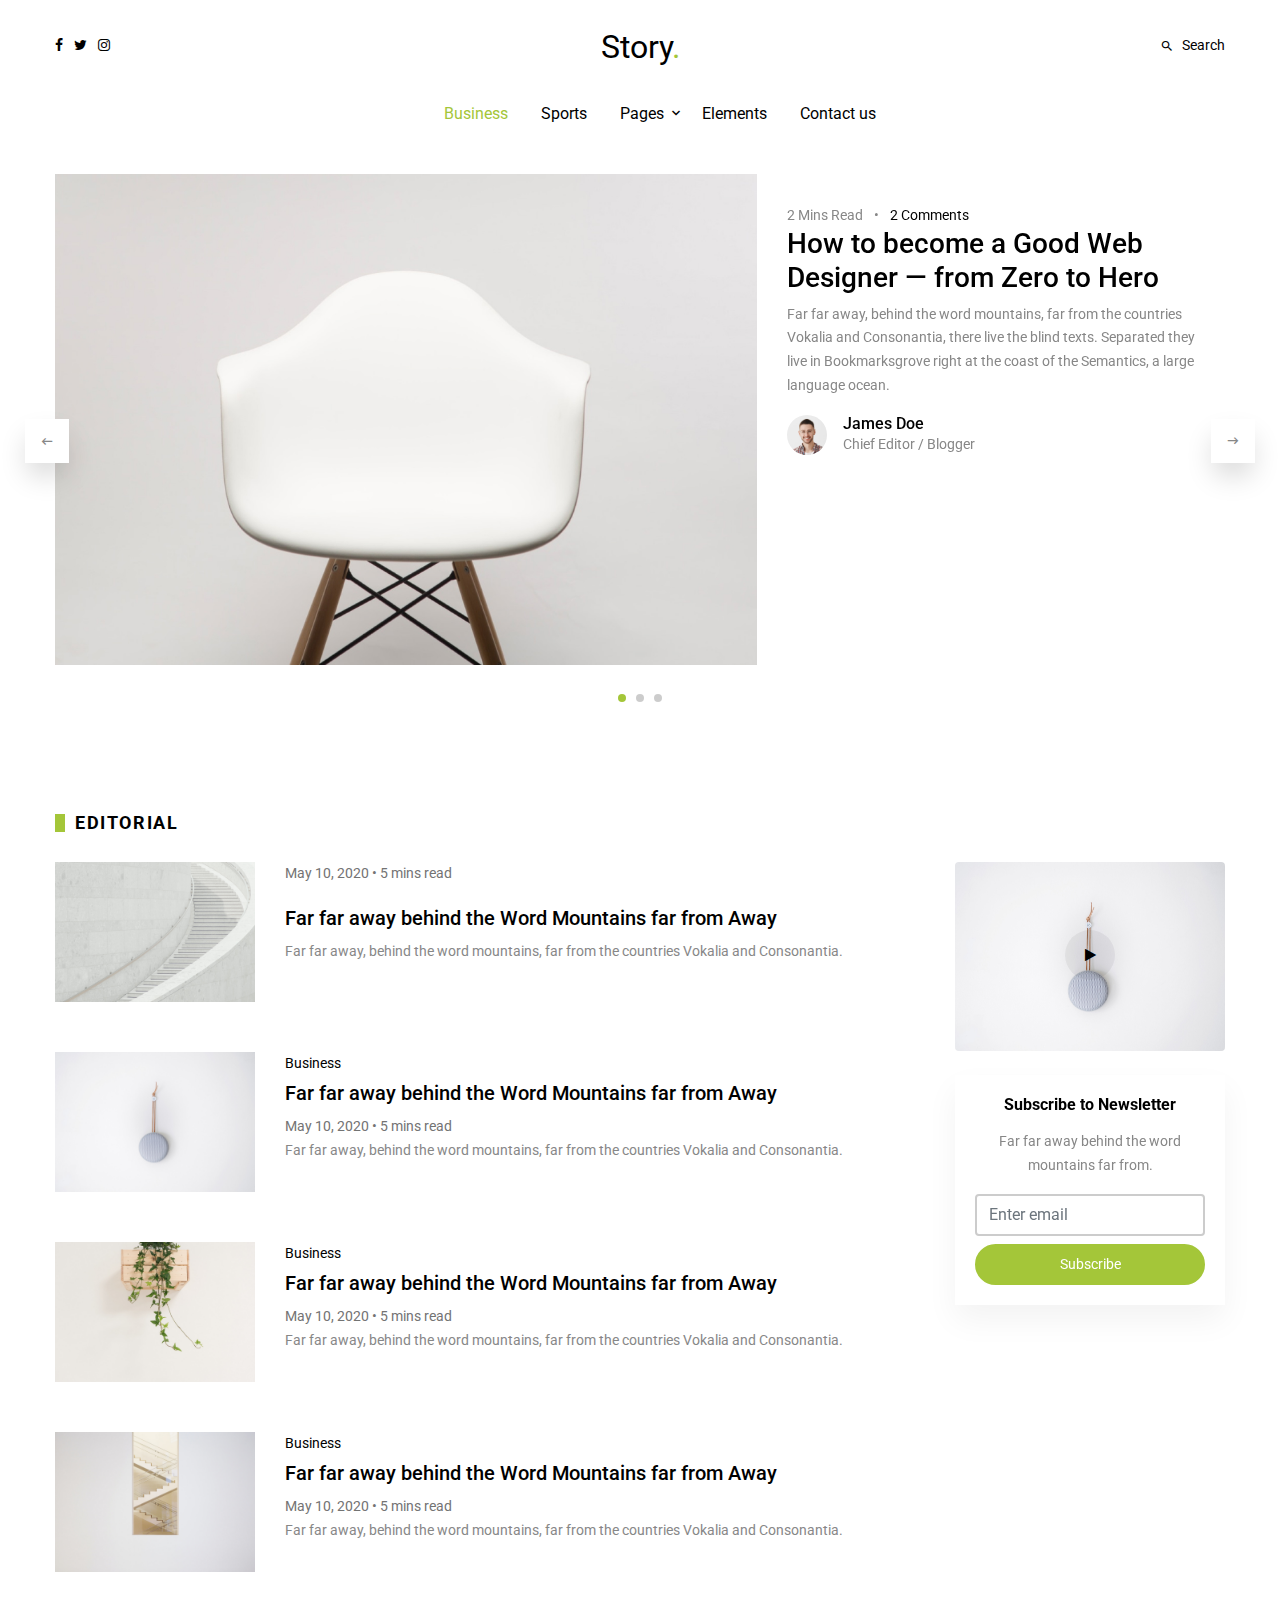
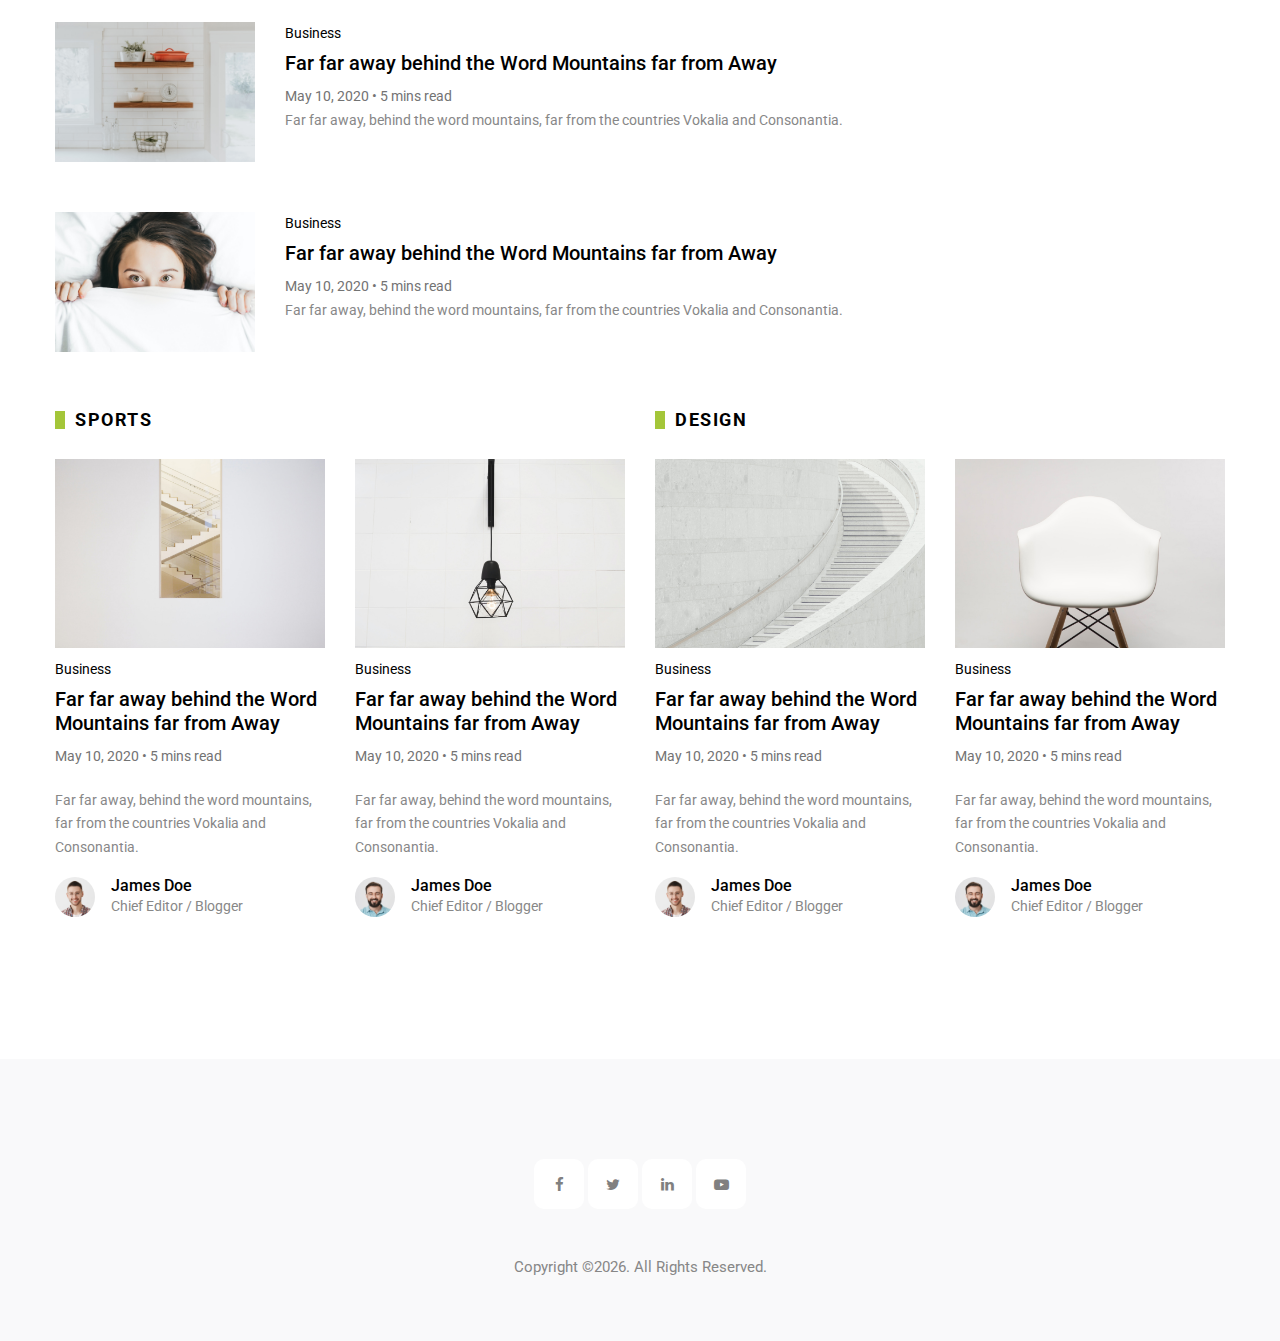
<file: index.html>
<!doctype html>
<html lang="en">
<head>
  <meta charset="utf-8">
  <meta name="viewport" content="width=device-width, initial-scale=1, shrink-to-fit=no">
  <meta name="author" content="Untree.co">
  <link rel="shortcut icon" href="favicon.png">

  <meta name="description" content="" />
  <meta name="keywords" content="bootstrap, bootstrap4" />


  <link href="https://fonts.googleapis.com/css?family=Roboto:400,700,900&display=swap" rel="stylesheet">
  
  <link rel="stylesheet" href="css/bootstrap.min.css">
  <link rel="stylesheet" href="css/owl.carousel.min.css">
  <link rel="stylesheet" href="css/owl.theme.default.min.css">
  <link rel="stylesheet" href="fonts/icomoon/style.css">
  <link rel="stylesheet" href="fonts/flaticon/font/flaticon.css">
  <link rel="stylesheet" href="css/jquery.fancybox.min.css">
  <link rel="stylesheet" href="css/aos.css">
  <link rel="stylesheet" href="css/style.css">

  <title>Story Free HTML Template by Untree.co</title>
</head>
<body>


  <div class="site-mobile-menu site-navbar-target">
    <div class="site-mobile-menu-header">
      <div class="site-mobile-menu-close">
        <span class="icofont-close js-menu-toggle"></span>
      </div>
    </div>
    <div class="site-mobile-menu-body"></div>
  </div>

  
  <div class="site-mobile-menu site-navbar-target">
      <div class="site-mobile-menu-header">
        <div class="site-mobile-menu-close">
          <span class="icofont-close js-menu-toggle"></span>
        </div>
      </div>
      <div class="site-mobile-menu-body"></div>
    </div>
    
    <div class="container">


      <nav class="site-nav">
        <div class="row justify-content-between align-items-center">
          <div class="d-none d-lg-block col-lg-3 top-menu">
            <a href="#" class="d-inline-flex align-items-center"><span class="icon-facebook mr-2"></span></a>
            <a href="#" class="d-inline-flex align-items-center"><span class="icon-twitter mr-2"></span></a>
            <a href="#" class="d-inline-flex align-items-center"><span class="icon-instagram mr-2"></span></a>
          </div>
          <div class="col-3 col-md-6 col-lg-6 text-lg-center logo">
            <a href="index.html">Story<span class="text-primary">.</span> </a>
          </div>
          <div class="col-9 col-md-6 col-lg-3 text-right top-menu">

            <div class="d-inline-flex align-items-center">
              <div class="search-wrap">
              <a href="#" class="d-inline-flex align-items-center js-search-toggle"><span class="icon-search2 mr-2"></span><span>Search</span></a>

              <form action="#" class="d-flex">
                <input type="search" id="s" class="form-control" placeholder="Enter keyword and hit enter...">                  
              </form>

              </div>

              <span class="mx-2 d-inline-block d-lg-none"></span>
              
              <a href="#" class="d-inline-flex align-items-center d-inline-block d-lg-none"><span class="icon-facebook mr-2"></span></a>
              <a href="#" class="d-inline-flex align-items-center d-inline-block d-lg-none"><span class="icon-twitter mr-2"></span></a>
              <a href="#" class="d-inline-flex align-items-center d-inline-block d-lg-none"><span class="icon-instagram mr-2"></span></a>


              <a href="#" class="burger ml-3 site-menu-toggle js-menu-toggle d-inline-block d-lg-none" data-toggle="collapse" data-target="#main-navbar">
                <span></span>
              </a>

              
            </div>
            
            

          </div>
        </div>
        <div class="d-none d-lg-block row align-items-center py-3">
          
          
          <div class="col-12 col-sm-12 col-lg-12 site-navigation text-center">
            <ul class="js-clone-nav d-none d-lg-inline-block text-left site-menu">
              <li class="active"><a href="index.html">Business</a></li>
              <li><a href="index.html">Sports</a></li>
              <li class="has-children">
                <a href="#">Pages</a>
                <ul class="dropdown">
                  <li><a href="portfolio.html">Portfolio</a></li>
                  <li><a href="single.html">Single</a></li>
                  <li><a href="about.html">About Us</a></li>
                  <li><a href="contact.html">Contact Us</a></li>
                  <li><a href="#">Categories</a></li>
                  <li class="has-children">
                    <a href="#">Menu Two</a>
                    <ul class="dropdown">
                      <li><a href="#">Sub Menu One</a></li>
                      <li><a href="#">Sub Menu Two</a></li>
                      <li><a href="#">Sub Menu Three</a></li>
                    </ul>
                  </li>
                  <li><a href="#">Menu Three</a></li>
                </ul>
              </li>
              <li><a href="elements.html">Elements</a></li>
              
              <li><a href="contact.html">Contact us</a></li>
            </ul>

          </div>

        </div>  
      </nav> <!-- END nav -->

    </div> <!-- END container -->


    <div class="container mb-5">

      <div class="main-slider owl-single owl-carousel">

        <div class="huge-article d-md-flex">
          <div class="img-wrap">
            <a href="#"><img src="images/img_h_4.jpg" alt="Image" class="img-fluid"></a>
          </div>
          <div class="text-wrap">
            <div class="meta`">
              <span class="d-inline-block">2 Mins Read</span>
              <span class="mx-2">&bullet;</span>
              <span><a href="#">2 Comments</a></span>
            </div>
            <h3><a href="#">How to become a Good Web Designer &mdash; from Zero to Hero</a></h3>
            <p>Far far away, behind the word mountains, far from the countries Vokalia and Consonantia, there live the blind texts. Separated they live in Bookmarksgrove right at the coast of the Semantics, a large language ocean.</p>
            <div class="author d-flex align-items-center">
              <div class="img mr-3">
                <img src="images/person_1.jpg" alt="Image" class="img-fluid">
              </div>
              <div class="text">
                <h3><a href="#">James Doe</a></h3>
                <strong>Chief Editor / Blogger</strong>
              </div>
            </div>
          </div>
        </div>
        <!-- item -->

        <div class="huge-article d-md-flex">
          <div class="img-wrap">
            <a href="#"><img src="images/img_h_2.jpg" alt="Image" class="img-fluid"></a>
          </div>
          <div class="text-wrap">
            <div class="meta`">
              <span class="d-inline-block">2 Mins Read</span>
              <span class="mx-2">&bullet;</span>
              <span><a href="#">2 Comments</a></span>
            </div>
            <h3><a href="#">How to become a Good Web Designer &mdash; from Zero to Hero</a></h3>
            <p>Far far away, behind the word mountains, far from the countries Vokalia and Consonantia, there live the blind texts. Separated they live in Bookmarksgrove right at the coast of the Semantics, a large language ocean.</p>
            <div class="author d-flex align-items-center">
              <div class="img mr-3">
                <img src="images/person_1.jpg" alt="Image" class="img-fluid">
              </div>
              <div class="text">
                <h3><a href="#">James Doe</a></h3>
                <strong>Chief Editor / Blogger</strong>
              </div>
            </div>
          </div>
        </div>
        <!-- item -->

        <div class="huge-article d-md-flex">
          <div class="img-wrap">
            <a href="#"><img src="images/img_h_3.jpg" alt="Image" class="img-fluid"></a>
          </div>
          <div class="text-wrap">
            <div class="meta`">
              <span class="d-inline-block">2 Mins Read</span>
              <span class="mx-2">&bullet;</span>
              <span><a href="#">2 Comments</a></span>
            </div>
            <h3><a href="#">How to become a Good Web Designer &mdash; from Zero to Hero</a></h3>
            <p>Far far away, behind the word mountains, far from the countries Vokalia and Consonantia, there live the blind texts. Separated they live in Bookmarksgrove right at the coast of the Semantics, a large language ocean.</p>
            <div class="author d-flex align-items-center">
              <div class="img mr-3">
                <img src="images/person_1.jpg" alt="Image" class="img-fluid">
              </div>
              <div class="text">
                <h3><a href="#">James Doe</a></h3>
                <strong>Chief Editor / Blogger</strong>
              </div>
            </div>
          </div>
        </div>
        <!-- item -->

      </div>
    </div>

    <div class="section-latest">
      <div class="container">
        <div class="row gutter-v1 align-items-stretch mb-5">
          <div class="col-12">
            <h2 class="section-title">Editorial</h2>
          </div>
          <div class="col-md-9 pr-md-5">
            <div class="row">
              <div class="col-12">
                <div class="post-entry horizontal d-md-flex">
                  <div class="media">
                    <a href="#"><img src="images/img_h_3.jpg" alt="Image" class="img-fluid"></a>
                  </div>
                  <div class="text">
                    <div class="meta">
                      <span>May 10, 2020</span>
                      <span>&bullet;</span>
                      <span>5 mins read</span>
                    </div>
                    <h2><a href="#">Far far away behind the Word Mountains far from Away</a></h2>
                    <p>Far far away, behind the word mountains, far from the countries Vokalia and Consonantia.</p>
                    
                  </div>
                </div>
              </div>

              <div class="col-12">
                <div class="post-entry horizontal d-md-flex">
                  <div class="media">
                    <a href="#"><img src="images/img_h_5.jpg" alt="Image" class="img-fluid"></a>
                  </div>
                  <div class="text">
                    <div class="meta-cat"><a href="#">Business</a></div>
                    <h2><a href="#">Far far away behind the Word Mountains far from Away</a></h2>
                    <div class="meta mb-0">
                      <span>May 10, 2020</span>
                      <span>&bullet;</span>
                      <span>5 mins read</span>
                    </div>
                    <p>Far far away, behind the word mountains, far from the countries Vokalia and Consonantia.</p>
                    
                  </div>
                </div>
              </div>

              <div class="col-12">
                <div class="post-entry horizontal d-md-flex">
                  <div class="media">
                    <a href="#"><img src="images/img_h_6.jpg" alt="Image" class="img-fluid"></a>
                  </div>
                  <div class="text">
                    <div class="meta-cat"><a href="#">Business</a></div>
                    <h2><a href="#">Far far away behind the Word Mountains far from Away</a></h2>
                    <div class="meta mb-0">
                      <span>May 10, 2020</span>
                      <span>&bullet;</span>
                      <span>5 mins read</span>
                    </div>
                    <p>Far far away, behind the word mountains, far from the countries Vokalia and Consonantia.</p>
                    
                  </div>
                </div>
              </div>


              <div class="col-12">
                <div class="post-entry horizontal d-md-flex">
                  <div class="media">
                    <a href="#"><img src="images/img_h_1.jpg" alt="Image" class="img-fluid"></a>
                  </div>
                  <div class="text">
                    <div class="meta-cat"><a href="#">Business</a></div>
                    <h2><a href="#">Far far away behind the Word Mountains far from Away</a></h2>
                    <div class="meta mb-0">
                      <span>May 10, 2020</span>
                      <span>&bullet;</span>
                      <span>5 mins read</span>
                    </div>
                    <p>Far far away, behind the word mountains, far from the countries Vokalia and Consonantia.</p>
                    
                  </div>
                </div>
              </div>

              <div class="col-12">
                <div class="post-entry horizontal d-md-flex">
                  <div class="media">
                    <a href="#"><img src="images/img_h_7.jpg" alt="Image" class="img-fluid"></a>
                  </div>
                  <div class="text">
                    <div class="meta-cat"><a href="#">Business</a></div>
                    <h2><a href="#">Far far away behind the Word Mountains far from Away</a></h2>
                    <div class="meta mb-0">
                      <span>May 10, 2020</span>
                      <span>&bullet;</span>
                      <span>5 mins read</span>
                    </div>
                    <p>Far far away, behind the word mountains, far from the countries Vokalia and Consonantia.</p>
                    
                  </div>
                </div>
              </div>

              <div class="col-12">
                <div class="post-entry horizontal d-flex mb-0">
                  <div class="media">
                    <a href="#"><img src="images/img_h_8.jpg" alt="Image" class="img-fluid"></a>
                  </div>
                  <div class="text">
                    <div class="meta-cat"><a href="#">Business</a></div>
                    <h2><a href="#">Far far away behind the Word Mountains far from Away</a></h2>
                    <div class="meta mb-0">
                      <span>May 10, 2020</span>
                      <span>&bullet;</span>
                      <span>5 mins read</span>
                    </div>
                    <p>Far far away, behind the word mountains, far from the countries Vokalia and Consonantia.</p>
                    
                  </div>
                </div>
              </div>

            </div>
          </div>

          <div class="col-md-3">
            <div class="mb-4">
              <a href="https://vimeo.com/342333493" data-fancybox class="video-wrap">
                <span class="play-wrap"><span class="icon-play"></span></span>
                <img src="images/img_h_5.jpg" alt="Image" class="img-fluid rounded">
              </a>
            </div>
            <div class="floating-block sticky-top text-center">
              <h2 class="mb-3 text-black">Subscribe to Newsletter</h2>
              <p>Far far away behind the word mountains far from.</p>
              <form action="#">
                <input type="email" class="form-control mb-2" placeholder="Enter email">
                <input type="submit" value="Subscribe" class="btn btn-primary btn-block">
              </form>
            </div>
          </div>
        </div>

        <div class="row">
          <div class="col-lg-6">
            <div class="row">
              <div class="col-12">
                <h2 class="section-title">Sports</h2>
              </div>
              <div class="col-md-6 col-lg-6">
                <div class="post-entry">
                  <div class="media">
                    <a href="#"><img src="images/img_h_1.jpg" alt="Image" class="img-fluid"></a>
                  </div>
                  <div class="text">
                    <div class="meta-cat"><a href="#">Business</a></div>
                    <h2><a href="#">Far far away behind the Word Mountains far from Away</a></h2>
                    <div class="meta">
                      <span>May 10, 2020</span>
                      <span>&bullet;</span>
                      <span>5 mins read</span>
                    </div>
                    <p>Far far away, behind the word mountains, far from the countries Vokalia and Consonantia.</p>
                    
                  </div>
                  <div class="author d-flex align-items-center">
                    <div class="img mr-3">
                      <a href="#"><img src="images/person_1.jpg" alt="Image" class="img-fluid"></a>
                    </div>
                    <div class="text">
                      <h3><a href="#">James Doe</a></h3>
                      <strong>Chief Editor / Blogger</strong>
                    </div>
                  </div>
                </div>
              </div>
              <div class="col-md-6 col-lg-6">
                <div class="post-entry">
                  <div class="media">
                    <a href="#"><img src="images/img_h_2.jpg" alt="Image" class="img-fluid"></a>
                  </div>
                  <div class="text">
                    <div class="meta-cat"><a href="#">Business</a></div>
                    <h2><a href="#">Far far away behind the Word Mountains far from Away</a></h2>
                    <div class="meta">
                      <span>May 10, 2020</span>
                      <span>&bullet;</span>
                      <span>5 mins read</span>
                    </div>
                    <p>Far far away, behind the word mountains, far from the countries Vokalia and Consonantia.</p>

                    <div class="author d-flex align-items-center">
                      <div class="img mr-3">
                        <a href="#"><img src="images/person_2.jpg" alt="Image" class="img-fluid"></a>
                      </div>
                      <div class="text">
                        <h3><a href="#">James Doe</a></h3>
                        <strong>Chief Editor / Blogger</strong>
                      </div>
                    </div>
                    
                  </div>
                </div>
              </div>

          
            </div>
          </div>

          <div class="col-lg-6">
            <div class="row">
              <div class="col-12">
                <h2 class="section-title">Design</h2>
              </div>
              <div class="col-md-6 col-lg-6">
                <div class="post-entry">
                  <div class="media">
                    <a href="#"><img src="images/img_h_3.jpg" alt="Image" class="img-fluid"></a>
                  </div>
                  <div class="text">
                    <div class="meta-cat"><a href="#">Business</a></div>
                    <h2><a href="#">Far far away behind the Word Mountains far from Away</a></h2>
                    <div class="meta">
                      <span>May 10, 2020</span>
                      <span>&bullet;</span>
                      <span>5 mins read</span>
                    </div>
                    <p>Far far away, behind the word mountains, far from the countries Vokalia and Consonantia.</p>
                    
                  </div>
                  <div class="author d-flex align-items-center">
                    <div class="img mr-3">
                      <a href="#"><img src="images/person_1.jpg" alt="Image" class="img-fluid"></a>
                    </div>
                    <div class="text">
                      <h3><a href="#">James Doe</a></h3>
                      <strong>Chief Editor / Blogger</strong>
                    </div>
                  </div>
                </div>
              </div>
              <div class="col-md-6 col-lg-6">
                <div class="post-entry">
                  <div class="media">
                    <a href="#"><img src="images/img_h_4.jpg" alt="Image" class="img-fluid"></a>
                  </div>
                  <div class="text">
                    <div class="meta-cat"><a href="#">Business</a></div>
                    <h2><a href="#">Far far away behind the Word Mountains far from Away</a></h2>
                    <div class="meta">
                      <span>May 10, 2020</span>
                      <span>&bullet;</span>
                      <span>5 mins read</span>
                    </div>
                    <p>Far far away, behind the word mountains, far from the countries Vokalia and Consonantia.</p>

                    <div class="author d-flex align-items-center">
                      <div class="img mr-3">
                        <a href="#"><img src="images/person_2.jpg" alt="Image" class="img-fluid"></a>
                      </div>
                      <div class="text">
                        <h3><a href="#">James Doe</a></h3>
                        <strong>Chief Editor / Blogger</strong>
                      </div>
                    </div>
                    
                  </div>
                </div>
              </div>

          
            </div>
          </div>
          
        </div>
      </div>
    </div>
    

    <div class="site-footer">
      <div class="container">
        <div class="row justify-content-center copyright">

          <div class="col-lg-7 text-center">
            
            <div class="widget">
              <ul class="social list-unstyled">
                <li><a href="#"><span class="icon-facebook"></span></a></li>
                <li><a href="#"><span class="icon-twitter"></span></a></li>
                <li><a href="#"><span class="icon-linkedin"></span></a></li>
                <li><a href="#"><span class="icon-youtube-play"></span></a></li>
              </ul>
            </div>

            <div class="widget">
                <p>Copyright &copy;<script>document.write(new Date().getFullYear());</script>. All Rights Reserved.
                </p>
            </div>

          </div>

          
      </div>

    <div id="overlayer"></div>
    <div class="loader">
      <div class="spinner-border" role="status">
        <span class="sr-only">Loading...</span>
      </div>
    </div>

    <script src="js/jquery-3.4.1.min.js"></script>
    <script src="js/popper.min.js"></script>
    <script src="js/bootstrap.min.js"></script>
    <script src="js/owl.carousel.min.js"></script>
    <script src="js/aos.js"></script>
    <script src="js/imagesloaded.pkgd.js"></script>
    <script src="js/isotope.pkgd.min.js"></script>
    <script src="js/jquery.animateNumber.min.js"></script>
    <script src="js/jquery.waypoints.min.js"></script>
    <script src="js/jquery.fancybox.min.js"></script>
    <script src="js/custom.js"></script>

    
  </body>
  </html>
</file>
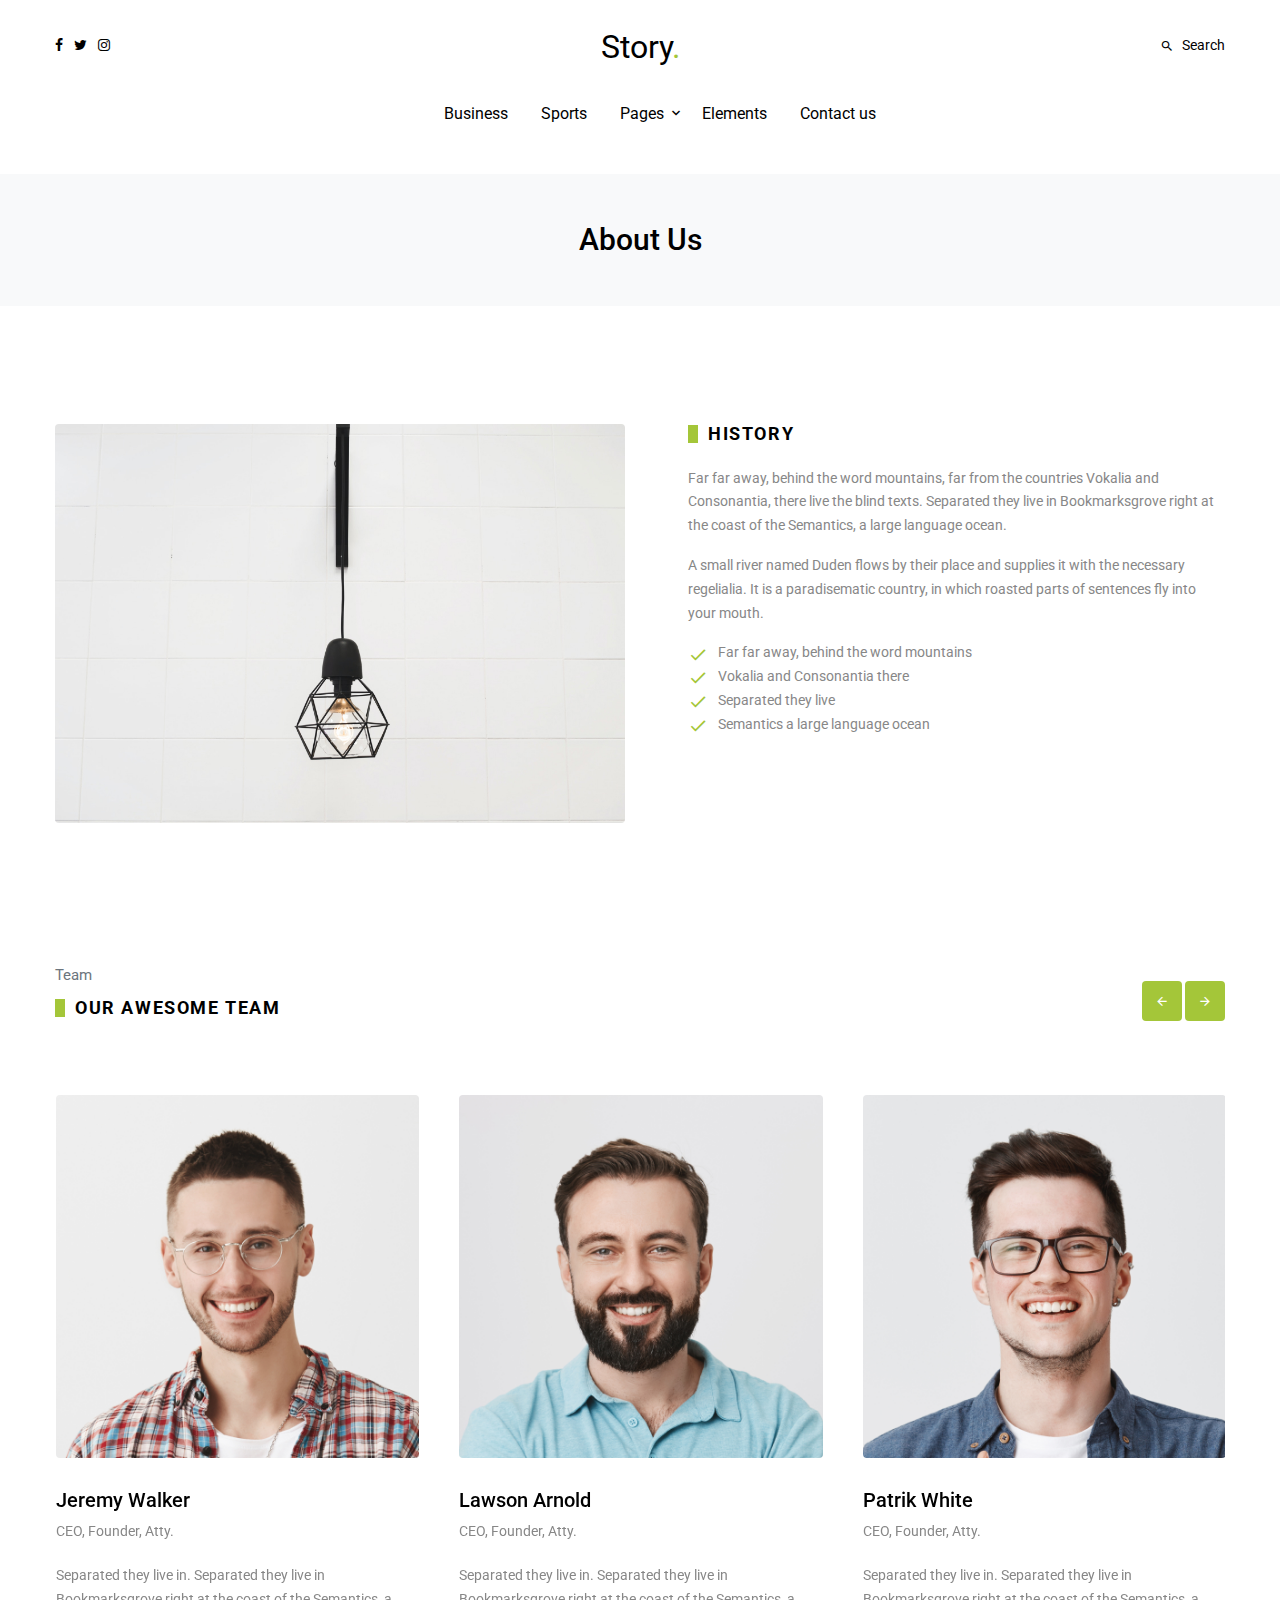
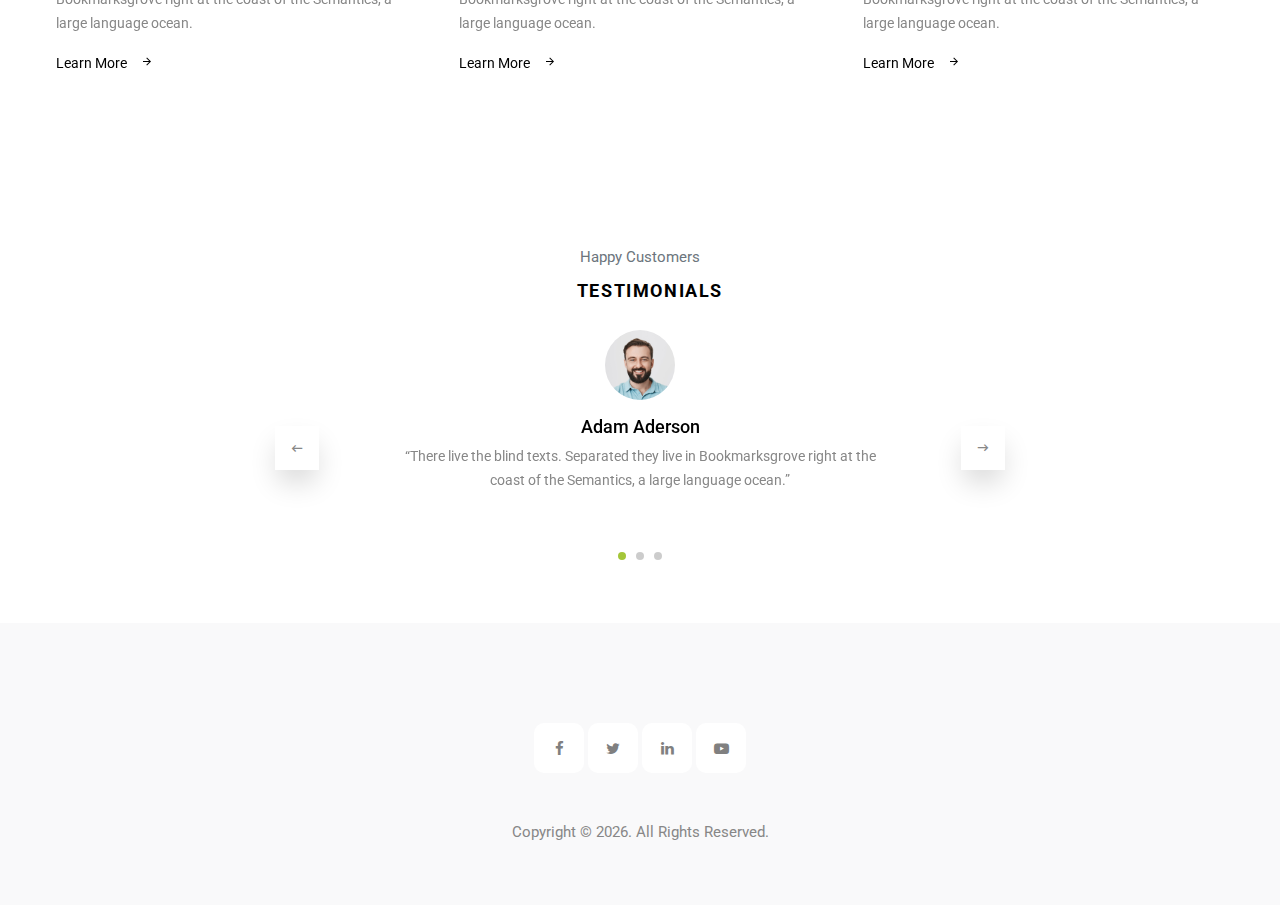
<file: about.html>
<!doctype html>
<html lang="en">

<head>
    <meta charset="utf-8">
    <meta name="viewport" content="width=device-width, initial-scale=1, shrink-to-fit=no">
    <meta name="author" content="Untree.co">
    <link rel="shortcut icon" href="favicon.png">

    <meta name="description" content="" />
    <meta name="keywords" content="bootstrap, bootstrap4" />


    <link href="https://fonts.googleapis.com/css?family=Roboto:400,700,900&display=swap" rel="stylesheet">

    <link rel="stylesheet" href="css/bootstrap.min.css">
    <link rel="stylesheet" href="css/owl.carousel.min.css">
    <link rel="stylesheet" href="css/owl.theme.default.min.css">
    <link rel="stylesheet" href="fonts/icomoon/style.css">
    <link rel="stylesheet" href="fonts/flaticon/font/flaticon.css">
    <link rel="stylesheet" href="css/jquery.fancybox.min.css">
    <link rel="stylesheet" href="css/aos.css">
    <link rel="stylesheet" href="css/style.css">

    <title>Story.co</title>
</head>

<body>


    <div class="site-mobile-menu site-navbar-target">
        <div class="site-mobile-menu-header">
            <div class="site-mobile-menu-close">
                <span class="icofont-close js-menu-toggle"></span>
            </div>
        </div>
        <div class="site-mobile-menu-body"></div>
    </div>


    <div class="site-mobile-menu site-navbar-target">
        <div class="site-mobile-menu-header">
            <div class="site-mobile-menu-close">
                <span class="icofont-close js-menu-toggle"></span>
            </div>
        </div>
        <div class="site-mobile-menu-body"></div>
    </div>

    <div class="container">


        <nav class="site-nav">
            <div class="row justify-content-between align-items-center">
                <div class="d-none d-lg-block col-lg-3 top-menu">
                    <a href="#" class="d-inline-flex align-items-center"><span class="icon-facebook mr-2"></span></a>
                    <a href="#" class="d-inline-flex align-items-center"><span class="icon-twitter mr-2"></span></a>
                    <a href="#" class="d-inline-flex align-items-center"><span class="icon-instagram mr-2"></span></a>
                </div>
                <div class="col-3 col-md-6 col-lg-6 text-lg-center logo">
                    <a href="index.html">Story<span class="text-primary">.</span> </a>
                </div>
                <div class="col-9 col-md-6 col-lg-3 text-right top-menu">

                    <div class="d-inline-flex align-items-center">
                        <div class="search-wrap">
                            <a href="#" class="d-inline-flex align-items-center js-search-toggle"><span class="icon-search2 mr-2"></span><span>Search</span></a>

                            <form action="#" class="d-flex">
                                <input type="search" id="s" class="form-control" placeholder="Enter keyword and hit enter...">
                            </form>

                        </div>

                        <span class="mx-2 d-inline-block d-lg-none"></span>

                        <a href="#" class="d-inline-flex align-items-center d-inline-block d-lg-none"><span class="icon-facebook mr-2"></span></a>
                        <a href="#" class="d-inline-flex align-items-center d-inline-block d-lg-none"><span class="icon-twitter mr-2"></span></a>
                        <a href="#" class="d-inline-flex align-items-center d-inline-block d-lg-none"><span class="icon-instagram mr-2"></span></a>


                        <a href="#" class="burger ml-3 site-menu-toggle js-menu-toggle d-inline-block d-lg-none" data-toggle="collapse" data-target="#main-navbar">
                            <span></span>
                        </a>


                    </div>



                </div>
            </div>
            <div class="d-none d-lg-block row align-items-center py-3">


                <div class="col-12 col-sm-12 col-lg-12 site-navigation text-center">
                    <ul class="js-clone-nav d-none d-lg-inline-block text-left site-menu">
                        <li><a href="index.html">Business</a></li>
                        <li><a href="index.html">Sports</a></li>
                        <li class="has-children">
                            <a href="#">Pages</a>
                            <ul class="dropdown">
                                <li><a href="portfolio.html">Portfolio</a></li>
                                <li><a href="single.html">Single</a></li>
                                <li class="active"><a href="about.html">About Us</a></li>
                                <li><a href="contact.html">Contact Us</a></li>
                                <li><a href="#">Categories</a></li>
                                <li class="has-children">
                                    <a href="#">Menu Two</a>
                                    <ul class="dropdown">
                                        <li><a href="#">Sub Menu One</a></li>
                                        <li><a href="#">Sub Menu Two</a></li>
                                        <li><a href="#">Sub Menu Three</a></li>
                                    </ul>
                                </li>
                                <li><a href="#">Menu Three</a></li>
                            </ul>
                        </li>
                        <li><a href="elements.html">Elements</a></li>

                        <li><a href="contact.html">Contact us</a></li>
                    </ul>

                </div>

            </div>
        </nav>
        <!-- END nav -->

    </div>
    <!-- END container -->


    <div class="site-hero py-5 bg-light mb-5">

        <div class="container">
            <div class="row align-items-center justify-content-between">
                <div class="col-lg-12 text-center">
                    <h1 class="text-black mb-0">About Us</h1>
                </div>
            </div>
        </div>
    </div>

    <div class="site-section">
        <div class="container">
            <div class="row">
                <div class="col-lg-6">
                    <img src="images/img_h_2.jpg" alt="image" class="img-fluid rounded">
                </div>
                <div class="col-lg-6 pl-lg-5">
                    <h3 class="mb-4 section-title">History</h3>
                    <p>Far far away, behind the word mountains, far from the countries Vokalia and Consonantia, there live the blind texts. Separated they live in Bookmarksgrove right at the coast of the Semantics, a large language ocean.</p>

                    <p>A small river named Duden flows by their place and supplies it with the necessary regelialia. It is a paradisematic country, in which roasted parts of sentences fly into your mouth. </p>
                    <ul class="list-check list-unstyled primary">
                        <li>Far far away, behind the word mountains</li>
                        <li>Vokalia and Consonantia there</li>
                        <li>Separated they live</li>
                        <li>Semantics a large language ocean</li>
                    </ul>
                </div>
            </div>
        </div>
    </div>

    <div class="site-section slider-team-wrap">
        <div class="container">

            <div class="row mb-5 align-items-center">
                <div class="col-md-6">
                    <span class="section-subtitle">Team</span>
                    <h2 class="section-title">Our Awesome Team</h2>
                </div>
                <div class="col-md-6 text-left text-md-right">
                    <div class="slider-nav">
                        <a href="#" class="js-prev js-custom-prev-v2"><span class="icon-arrow_back"></span></a>
                        <a href="#" class="js-next js-custom-next-v2"><span class="icon-arrow_forward"></span></a>

                    </div>
                    <!-- /.slider-nav -->
                </div>
            </div>

            <div class="slider-team owl-carousel owl-3-slider">
                <div class="team">
                    <div class="pic">
                        <img src="images/person_1.jpg" alt="Image" class="img-fluid">
                    </div>
                    <h3 clas><a href="#"><span class="">Jeremy</span> Walker</a></h3>
                    <span class="d-block position">CEO, Founder, Atty.</span>
                    <p>Separated they live in. Separated they live in Bookmarksgrove right at the coast of the Semantics, a large language ocean.</p>
                    <p class="mb-0"><a href="#" class="more dark">Learn More <span class="icon-arrow_forward"></span></a></p>
                </div>
                <div class="team">
                    <div class="pic">
                        <img src="images/person_2.jpg" alt="Image" class="img-fluid">
                    </div>
                    <h3 clas><a href="#"><span class="">Lawson</span> Arnold</a></h3>
                    <span class="d-block position">CEO, Founder, Atty.</span>
                    <p>Separated they live in. Separated they live in Bookmarksgrove right at the coast of the Semantics, a large language ocean.</p>
                    <p class="mb-0"><a href="#" class="more dark">Learn More <span class="icon-arrow_forward"></span></a></p>
                </div>

                <div class="team">
                    <div class="pic">
                        <img src="images/person_3.jpg" alt="Image" class="img-fluid">
                    </div>
                    <h3 clas><a href="#"><span class="">Patrik</span> White</a></h3>
                    <span class="d-block position">CEO, Founder, Atty.</span>
                    <p>Separated they live in. Separated they live in Bookmarksgrove right at the coast of the Semantics, a large language ocean.</p>
                    <p class="mb-0"><a href="#" class="more dark">Learn More <span class="icon-arrow_forward"></span></a></p>
                </div>

                <div class="team">
                    <div class="pic">
                        <img src="images/person_4.jpg" alt="Image" class="img-fluid">
                    </div>
                    <h3 clas><a href="#"><span class="">Kathryn</span> Ryan</a></h3>
                    <span class="d-block position">CEO, Founder, Atty.</span>
                    <p>Separated they live in. Separated they live in Bookmarksgrove right at the coast of the Semantics, a large language ocean.</p>
                    <p class="mb-0"><a href="#" class="more dark">Learn More <span class="icon-arrow_forward"></span></a></p>
                </div>

            </div>
        </div>
        <!-- /.container -->
    </div>
    <!-- /.untree_co-section -->

    <div class="site-section testimonial-section">
        <div class="container">
            <div class="row">
                <div class="col-12 text-center">
                    <span class="section-subtitle">Happy Customers</span>
                    <h2 class="section-title">Testimonials</h2>
                </div>
            </div>
            <div class="row justify-content-center">
                <div class="col-lg-7">

                    <div class="main-slider owl-single owl-carousel">
                        <div class="testimonial mx-auto">
                            <figure class="img-wrap">
                                <img src="images/person_2.jpg" alt="Image" class="img-fluid">
                            </figure>
                            <h3 class="name">Adam Aderson</h3>
                            <blockquote>
                                <p>&ldquo;There live the blind texts. Separated they live in Bookmarksgrove right at the coast of the Semantics, a large language ocean.&rdquo;</p>
                            </blockquote>
                        </div>

                        <div class="testimonial mx-auto">
                            <figure class="img-wrap">
                                <img src="images/person_3.jpg" alt="Image" class="img-fluid">
                            </figure>
                            <h3 class="name">Lukas Devlin</h3>
                            <blockquote>
                                <p>&ldquo;There live the blind texts. Separated they live in Bookmarksgrove right at the coast of the Semantics, a large language ocean.&rdquo;</p>
                            </blockquote>
                        </div>

                        <div class="testimonial mx-auto">
                            <figure class="img-wrap">
                                <img src="images/person_4.jpg" alt="Image" class="img-fluid">
                            </figure>
                            <h3 class="name">Kayla Bryant</h3>
                            <blockquote>
                                <p>&ldquo;There live the blind texts. Separated they live in Bookmarksgrove right at the coast of the Semantics, a large language ocean.&rdquo;</p>
                            </blockquote>
                        </div>

                    </div>

                </div>
            </div>
        </div>
    </div>



    <div class="site-footer">
        <div class="container">
            <div class="row justify-content-center copyright">

                <div class="col-lg-7 text-center">

                    <div class="widget">
                        <ul class="social list-unstyled">
                            <li><a href="#"><span class="icon-facebook"></span></a></li>
                            <li><a href="#"><span class="icon-twitter"></span></a></li>
                            <li><a href="#"><span class="icon-linkedin"></span></a></li>
                            <li><a href="#"><span class="icon-youtube-play"></span></a></li>
                        </ul>
                    </div>

                    <div class="widget">
                        <p>Copyright &copy;
                            <script>
                                document.write(new Date().getFullYear());
                            </script>. All Rights Reserved. 
                        </p>
                    </div>

                </div>


            </div>

            <div id="overlayer"></div>
            <div class="loader">
                <div class="spinner-border" role="status">
                    <span class="sr-only">Loading...</span>
                </div>
            </div>

            <script src="js/jquery-3.4.1.min.js"></script>
            <script src="js/popper.min.js"></script>
            <script src="js/bootstrap.min.js"></script>
            <script src="js/owl.carousel.min.js"></script>
            <script src="js/aos.js"></script>
            <script src="js/imagesloaded.pkgd.js"></script>
            <script src="js/isotope.pkgd.min.js"></script>
            <script src="js/jquery.animateNumber.min.js"></script>
            <script src="js/jquery.waypoints.min.js"></script>
            <script src="js/jquery.fancybox.min.js"></script>
            <script src="js/custom.js"></script>


</body>

</html>
</file>
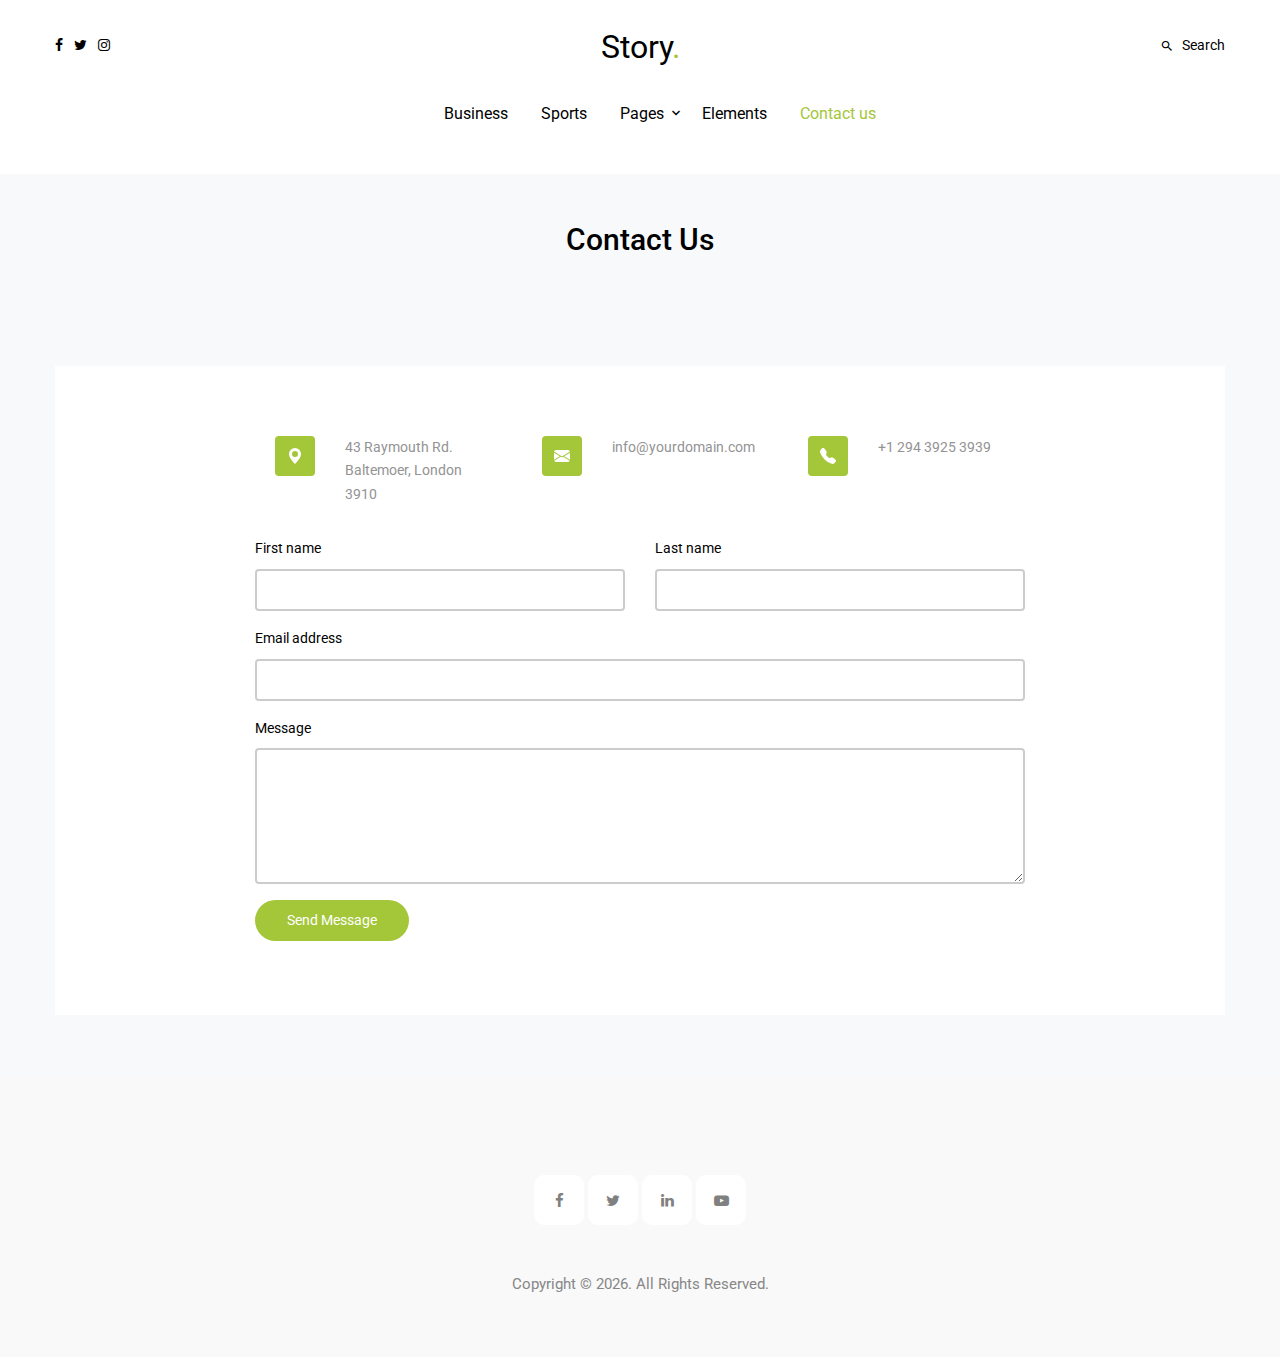
<file: contact.html>
<!doctype html>
<html lang="en">

<head>
    <meta charset="utf-8">
    <meta name="viewport" content="width=device-width, initial-scale=1, shrink-to-fit=no">
    <meta name="author" content="Untree.co">
    <link rel="shortcut icon" href="favicon.png">

    <meta name="description" content="" />
    <meta name="keywords" content="bootstrap, bootstrap4" />


    <link href="https://fonts.googleapis.com/css?family=Roboto:400,700,900&display=swap" rel="stylesheet">

    <link rel="stylesheet" href="css/bootstrap.min.css">
    <link rel="stylesheet" href="css/owl.carousel.min.css">
    <link rel="stylesheet" href="css/owl.theme.default.min.css">
    <link rel="stylesheet" href="fonts/icomoon/style.css">
    <link rel="stylesheet" href="fonts/flaticon/font/flaticon.css">
    <link rel="stylesheet" href="css/jquery.fancybox.min.css">
    <link rel="stylesheet" href="css/aos.css">
    <link rel="stylesheet" href="css/style.css">

    <title>Story.co</title>
</head>

<body>


    <div class="site-mobile-menu site-navbar-target">
        <div class="site-mobile-menu-header">
            <div class="site-mobile-menu-close">
                <span class="icofont-close js-menu-toggle"></span>
            </div>
        </div>
        <div class="site-mobile-menu-body"></div>
    </div>


    <div class="site-mobile-menu site-navbar-target">
        <div class="site-mobile-menu-header">
            <div class="site-mobile-menu-close">
                <span class="icofont-close js-menu-toggle"></span>
            </div>
        </div>
        <div class="site-mobile-menu-body"></div>
    </div>

    <div class="container">


        <nav class="site-nav">
            <div class="row justify-content-between align-items-center">
                <div class="d-none d-lg-block col-lg-3 top-menu">
                    <a href="#" class="d-inline-flex align-items-center"><span class="icon-facebook mr-2"></span></a>
                    <a href="#" class="d-inline-flex align-items-center"><span class="icon-twitter mr-2"></span></a>
                    <a href="#" class="d-inline-flex align-items-center"><span class="icon-instagram mr-2"></span></a>
                </div>
                <div class="col-3 col-md-6 col-lg-6 text-lg-center logo">
                    <a href="index.html">Story<span class="text-primary">.</span> </a>
                </div>
                <div class="col-9 col-md-6 col-lg-3 text-right top-menu">

                    <div class="d-inline-flex align-items-center">
                        <div class="search-wrap">
                            <a href="#" class="d-inline-flex align-items-center js-search-toggle"><span class="icon-search2 mr-2"></span><span>Search</span></a>

                            <form action="#" class="d-flex">
                                <input type="search" id="s" class="form-control" placeholder="Enter keyword and hit enter...">
                            </form>

                        </div>

                        <span class="mx-2 d-inline-block d-lg-none"></span>

                        <a href="#" class="d-inline-flex align-items-center d-inline-block d-lg-none"><span class="icon-facebook mr-2"></span></a>
                        <a href="#" class="d-inline-flex align-items-center d-inline-block d-lg-none"><span class="icon-twitter mr-2"></span></a>
                        <a href="#" class="d-inline-flex align-items-center d-inline-block d-lg-none"><span class="icon-instagram mr-2"></span></a>


                        <a href="#" class="burger ml-3 site-menu-toggle js-menu-toggle d-inline-block d-lg-none" data-toggle="collapse" data-target="#main-navbar">
                            <span></span>
                        </a>


                    </div>



                </div>
            </div>
            <div class="d-none d-lg-block row align-items-center py-3">


                <div class="col-12 col-sm-12 col-lg-12 site-navigation text-center">
                    <ul class="js-clone-nav d-none d-lg-inline-block text-left site-menu">
                        <li><a href="index.html">Business</a></li>
                        <li><a href="index.html">Sports</a></li>
                        <li class="has-children">
                            <a href="#">Pages</a>
                            <ul class="dropdown">
                                <li><a href="portfolio.html">Portfolio</a></li>
                                <li><a href="single.html">Single</a></li>
                                <li><a href="about.html">About Us</a></li>
                                <li class="active"><a href="contact.html">Contact Us</a></li>
                                <li><a href="#">Categories</a></li>
                                <li class="has-children">
                                    <a href="#">Menu Two</a>
                                    <ul class="dropdown">
                                        <li><a href="#">Sub Menu One</a></li>
                                        <li><a href="#">Sub Menu Two</a></li>
                                        <li><a href="#">Sub Menu Three</a></li>
                                    </ul>
                                </li>
                                <li><a href="#">Menu Three</a></li>
                            </ul>
                        </li>
                        <li><a href="elements.html">Elements</a></li>

                        <li class="active"><a href="contact.html">Contact us</a></li>
                    </ul>

                </div>

            </div>
        </nav>
        <!-- END nav -->

    </div>
    <!-- END container -->


    <div class="site-hero py-5 bg-light mb-0">

        <div class="container">
            <div class="row align-items-center justify-content-between">
                <div class="col-lg-12 text-center">
                    <h1 class="text-black mb-0">Contact Us</h1>
                </div>
            </div>
        </div>
    </div>

    <div class="section-grey bg-light">
        <div class="container">

            <div class="block">
                <div class="row justify-content-center">


                    <div class="col-md-8 col-lg-8 pb-4" data-aos="fade-up" data-aos-delay="200">


                        <div class="row">
                            <div class="col-lg-4">
                                <div class="service no-shadow link horizontal d-flex active" data-aos="fade-left" data-aos-delay="0">
                                    <div class="service-icon color-1 mb-4">
                                        <svg xmlns="http://www.w3.org/2000/svg" width="16" height="16" fill="currentColor" class="bi bi-geo-alt-fill" viewBox="0 0 16 16">
                        <path d="M8 16s6-5.686 6-10A6 6 0 0 0 2 6c0 4.314 6 10 6 10zm0-7a3 3 0 1 1 0-6 3 3 0 0 1 0 6z"/>
                      </svg>
                                    </div>
                                    <!-- /.icon -->
                                    <div class="service-contents">
                                        <p>43 Raymouth Rd. Baltemoer, London 3910</p>
                                    </div>
                                    <!-- /.service-contents-->
                                </div>
                                <!-- /.service -->
                            </div>

                            <div class="col-lg-4">
                                <div class="service no-shadow link horizontal d-flex active" data-aos="fade-left" data-aos-delay="0">
                                    <div class="service-icon color-1 mb-4">
                                        <svg xmlns="http://www.w3.org/2000/svg" width="16" height="16" fill="currentColor" class="bi bi-envelope-fill" viewBox="0 0 16 16">
                        <path d="M.05 3.555A2 2 0 0 1 2 2h12a2 2 0 0 1 1.95 1.555L8 8.414.05 3.555zM0 4.697v7.104l5.803-3.558L0 4.697zM6.761 8.83l-6.57 4.027A2 2 0 0 0 2 14h12a2 2 0 0 0 1.808-1.144l-6.57-4.027L8 9.586l-1.239-.757zm3.436-.586L16 11.801V4.697l-5.803 3.546z"/>
                      </svg>
                                    </div>
                                    <!-- /.icon -->
                                    <div class="service-contents">
                                        <p>info@yourdomain.com</p>
                                    </div>
                                    <!-- /.service-contents-->
                                </div>
                                <!-- /.service -->
                            </div>

                            <div class="col-lg-4">
                                <div class="service no-shadow link horizontal d-flex active" data-aos="fade-left" data-aos-delay="0">
                                    <div class="service-icon color-1 mb-4">
                                        <svg xmlns="http://www.w3.org/2000/svg" width="16" height="16" fill="currentColor" class="bi bi-telephone-fill" viewBox="0 0 16 16">
                        <path fill-rule="evenodd" d="M1.885.511a1.745 1.745 0 0 1 2.61.163L6.29 2.98c.329.423.445.974.315 1.494l-.547 2.19a.678.678 0 0 0 .178.643l2.457 2.457a.678.678 0 0 0 .644.178l2.189-.547a1.745 1.745 0 0 1 1.494.315l2.306 1.794c.829.645.905 1.87.163 2.611l-1.034 1.034c-.74.74-1.846 1.065-2.877.702a18.634 18.634 0 0 1-7.01-4.42 18.634 18.634 0 0 1-4.42-7.009c-.362-1.03-.037-2.137.703-2.877L1.885.511z"/>
                      </svg>
                                    </div>
                                    <!-- /.icon -->
                                    <div class="service-contents">
                                        <p>+1 294 3925 3939</p>
                                    </div>
                                    <!-- /.service-contents-->
                                </div>
                                <!-- /.service -->
                            </div>
                        </div>

                        <form>
                            <div class="row">
                                <div class="col-6">
                                    <div class="form-group">
                                        <label class="text-black" for="fname">First name</label>
                                        <input type="text" class="form-control" id="fname">
                                    </div>
                                </div>
                                <div class="col-6">
                                    <div class="form-group">
                                        <label class="text-black" for="lname">Last name</label>
                                        <input type="text" class="form-control" id="lname">
                                    </div>
                                </div>
                            </div>
                            <div class="form-group">
                                <label class="text-black" for="email">Email address</label>
                                <input type="email" class="form-control" id="email">
                            </div>

                            <div class="form-group">
                                <label class="text-black" for="message">Message</label>
                                <textarea name="" class="form-control" id="message" cols="30" rows="5"></textarea>
                            </div>

                            <button type="submit" class="btn btn-primary-hover-outline">Send Message</button>
                        </form>

                    </div>





                </div>

            </div>

        </div>


    </div>
    </div>




    <div class="site-footer">
        <div class="container">
            <div class="row justify-content-center copyright">

                <div class="col-lg-7 text-center">

                    <div class="widget">
                        <ul class="social list-unstyled">
                            <li><a href="#"><span class="icon-facebook"></span></a></li>
                            <li><a href="#"><span class="icon-twitter"></span></a></li>
                            <li><a href="#"><span class="icon-linkedin"></span></a></li>
                            <li><a href="#"><span class="icon-youtube-play"></span></a></li>
                        </ul>
                    </div>

                    <div class="widget">
                        <p>Copyright &copy;
                            <script>
                                document.write(new Date().getFullYear());
                            </script>. All Rights Reserved. 
                        </p>
                    </div>

                </div>


            </div>

            <div id="overlayer"></div>
            <div class="loader">
                <div class="spinner-border" role="status">
                    <span class="sr-only">Loading...</span>
                </div>
            </div>

            <script src="js/jquery-3.4.1.min.js"></script>
            <script src="js/popper.min.js"></script>
            <script src="js/bootstrap.min.js"></script>
            <script src="js/owl.carousel.min.js"></script>
            <script src="js/aos.js"></script>
            <script src="js/imagesloaded.pkgd.js"></script>
            <script src="js/isotope.pkgd.min.js"></script>
            <script src="js/jquery.animateNumber.min.js"></script>
            <script src="js/jquery.waypoints.min.js"></script>
            <script src="js/jquery.fancybox.min.js"></script>
            <script src="js/custom.js"></script>

</body>

</html>
</file>
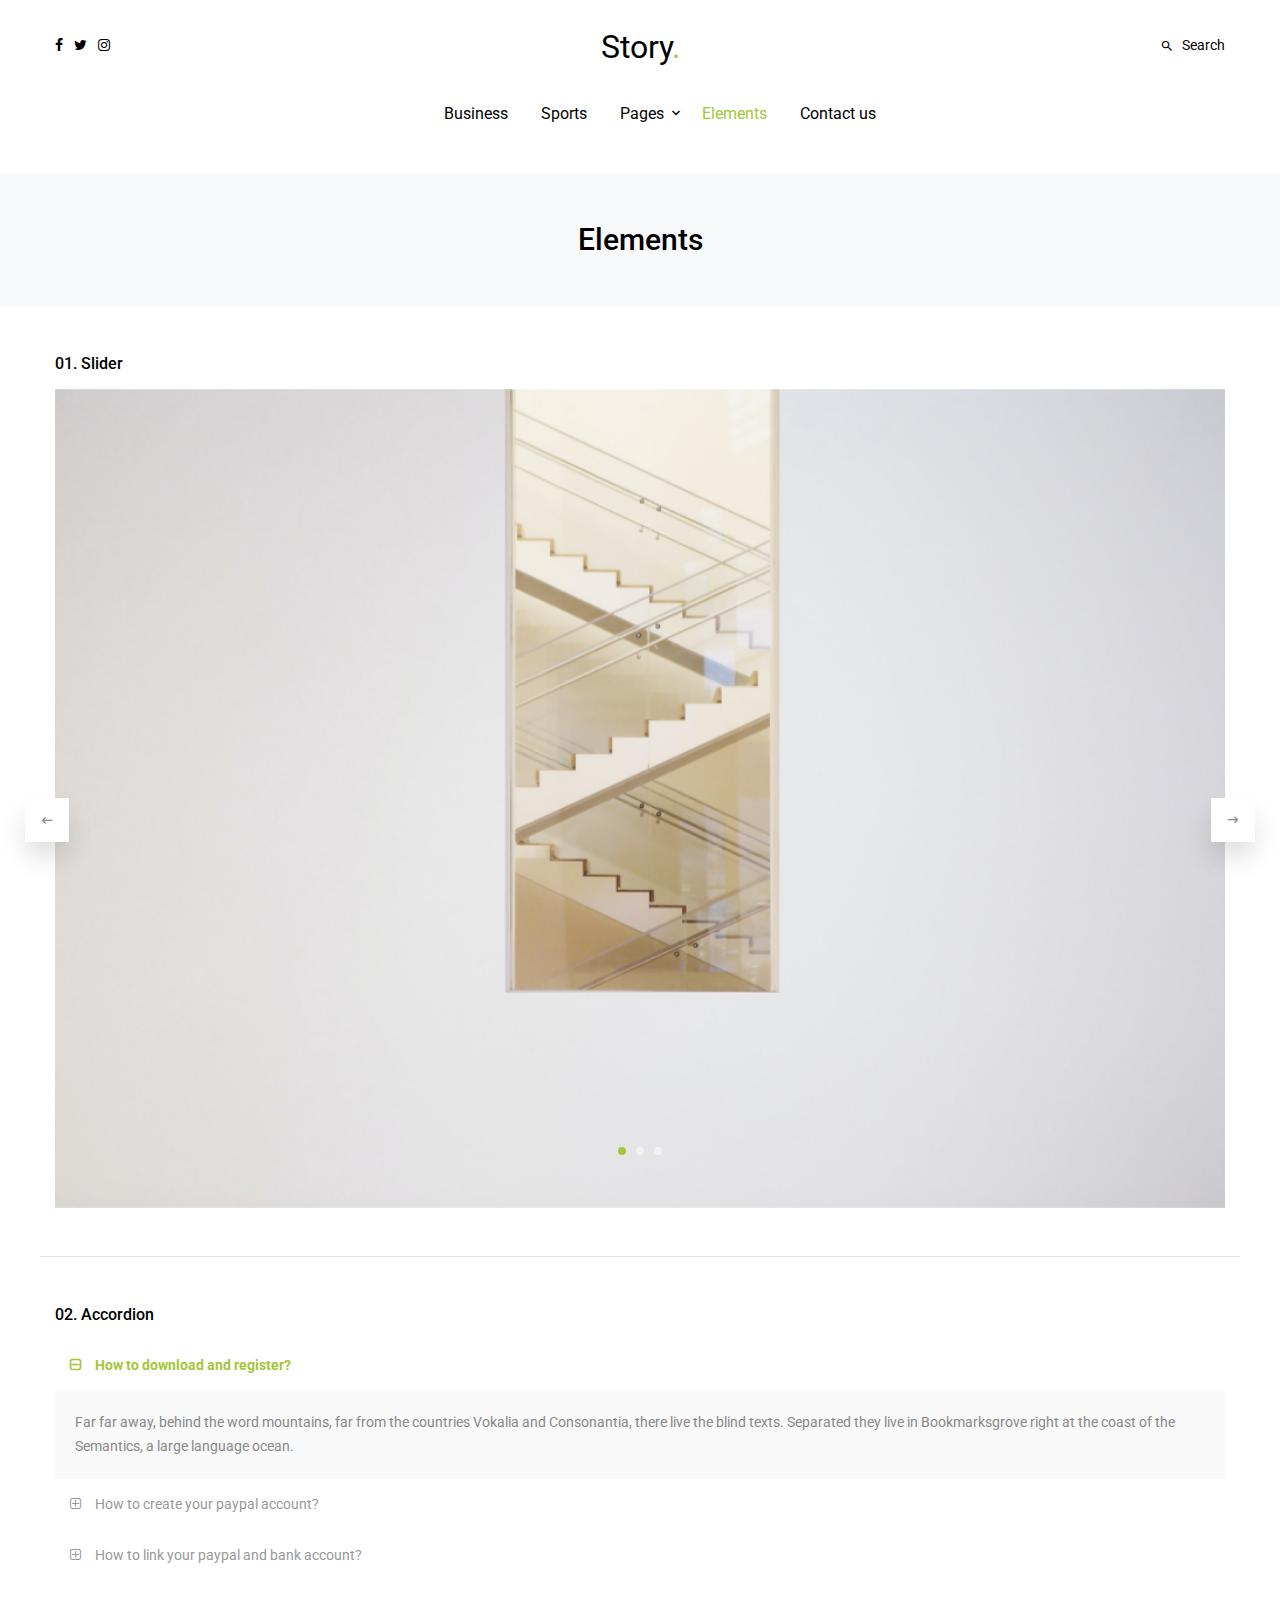
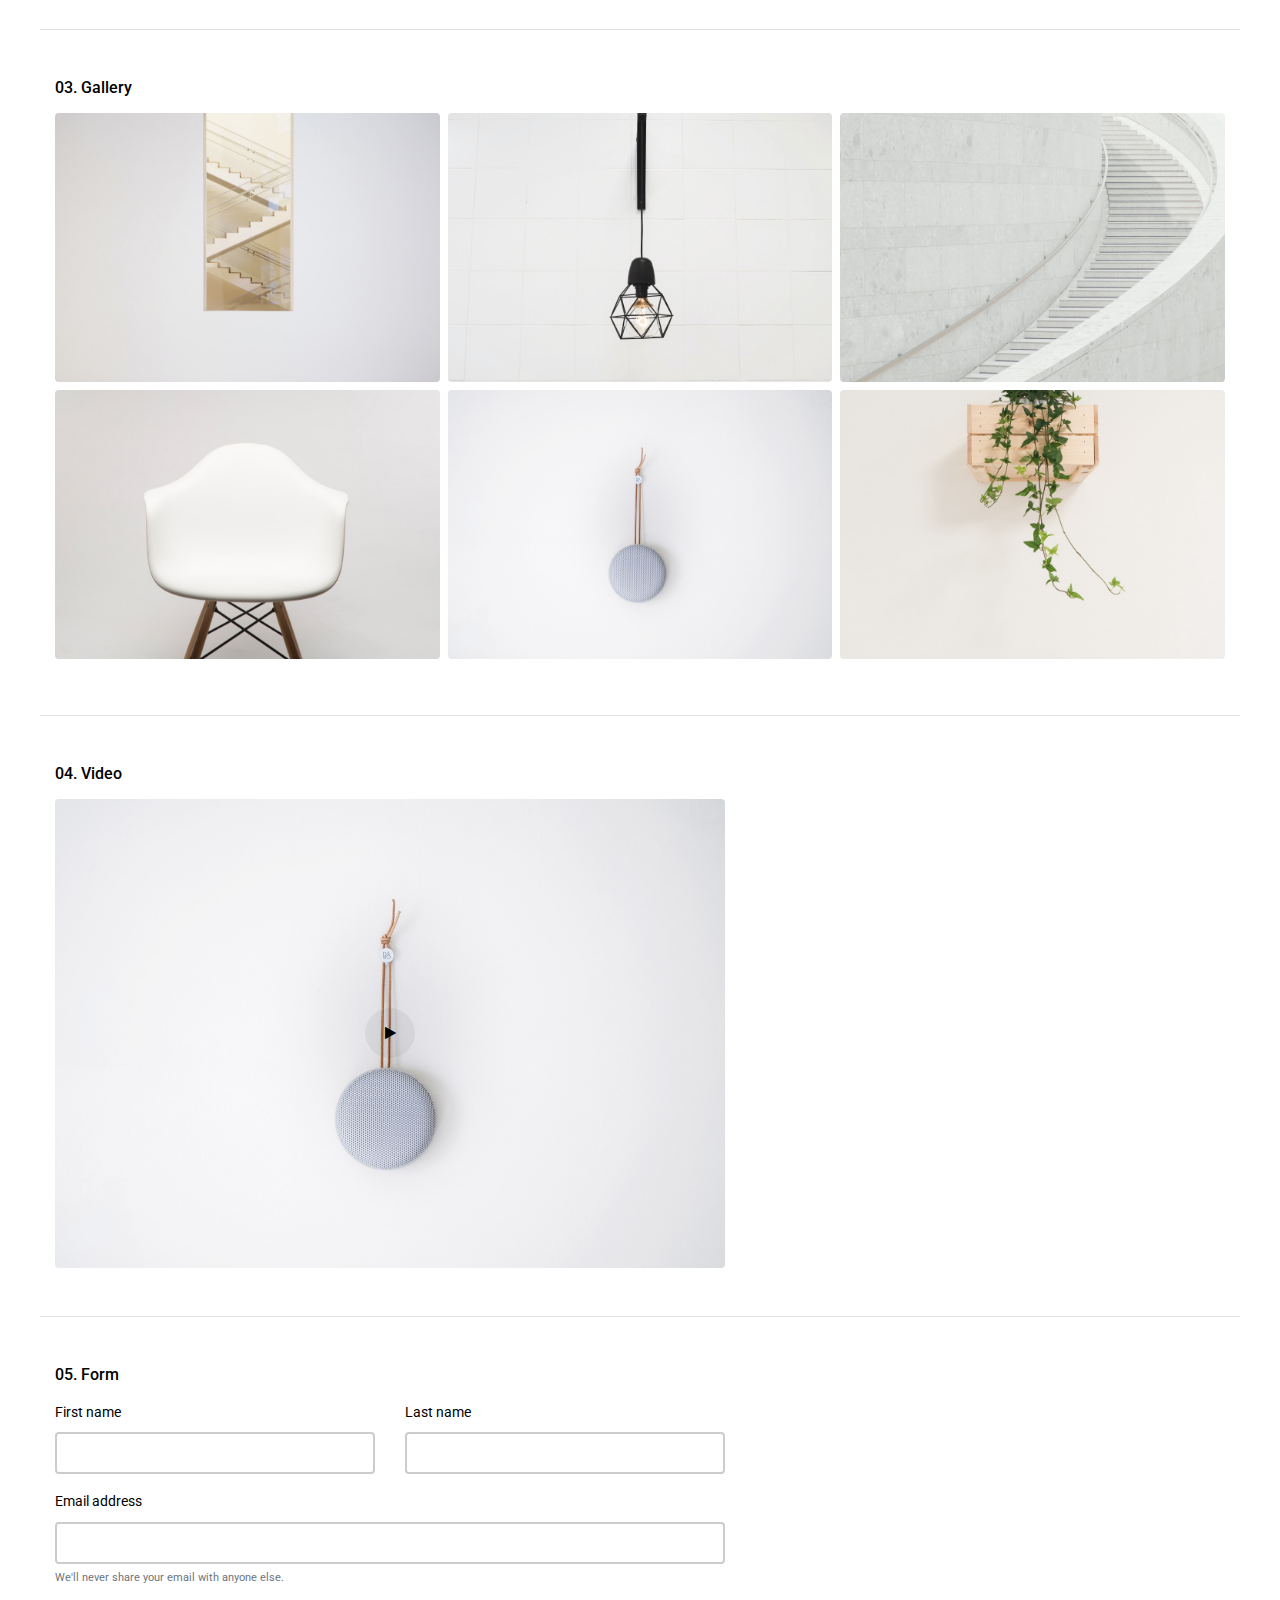
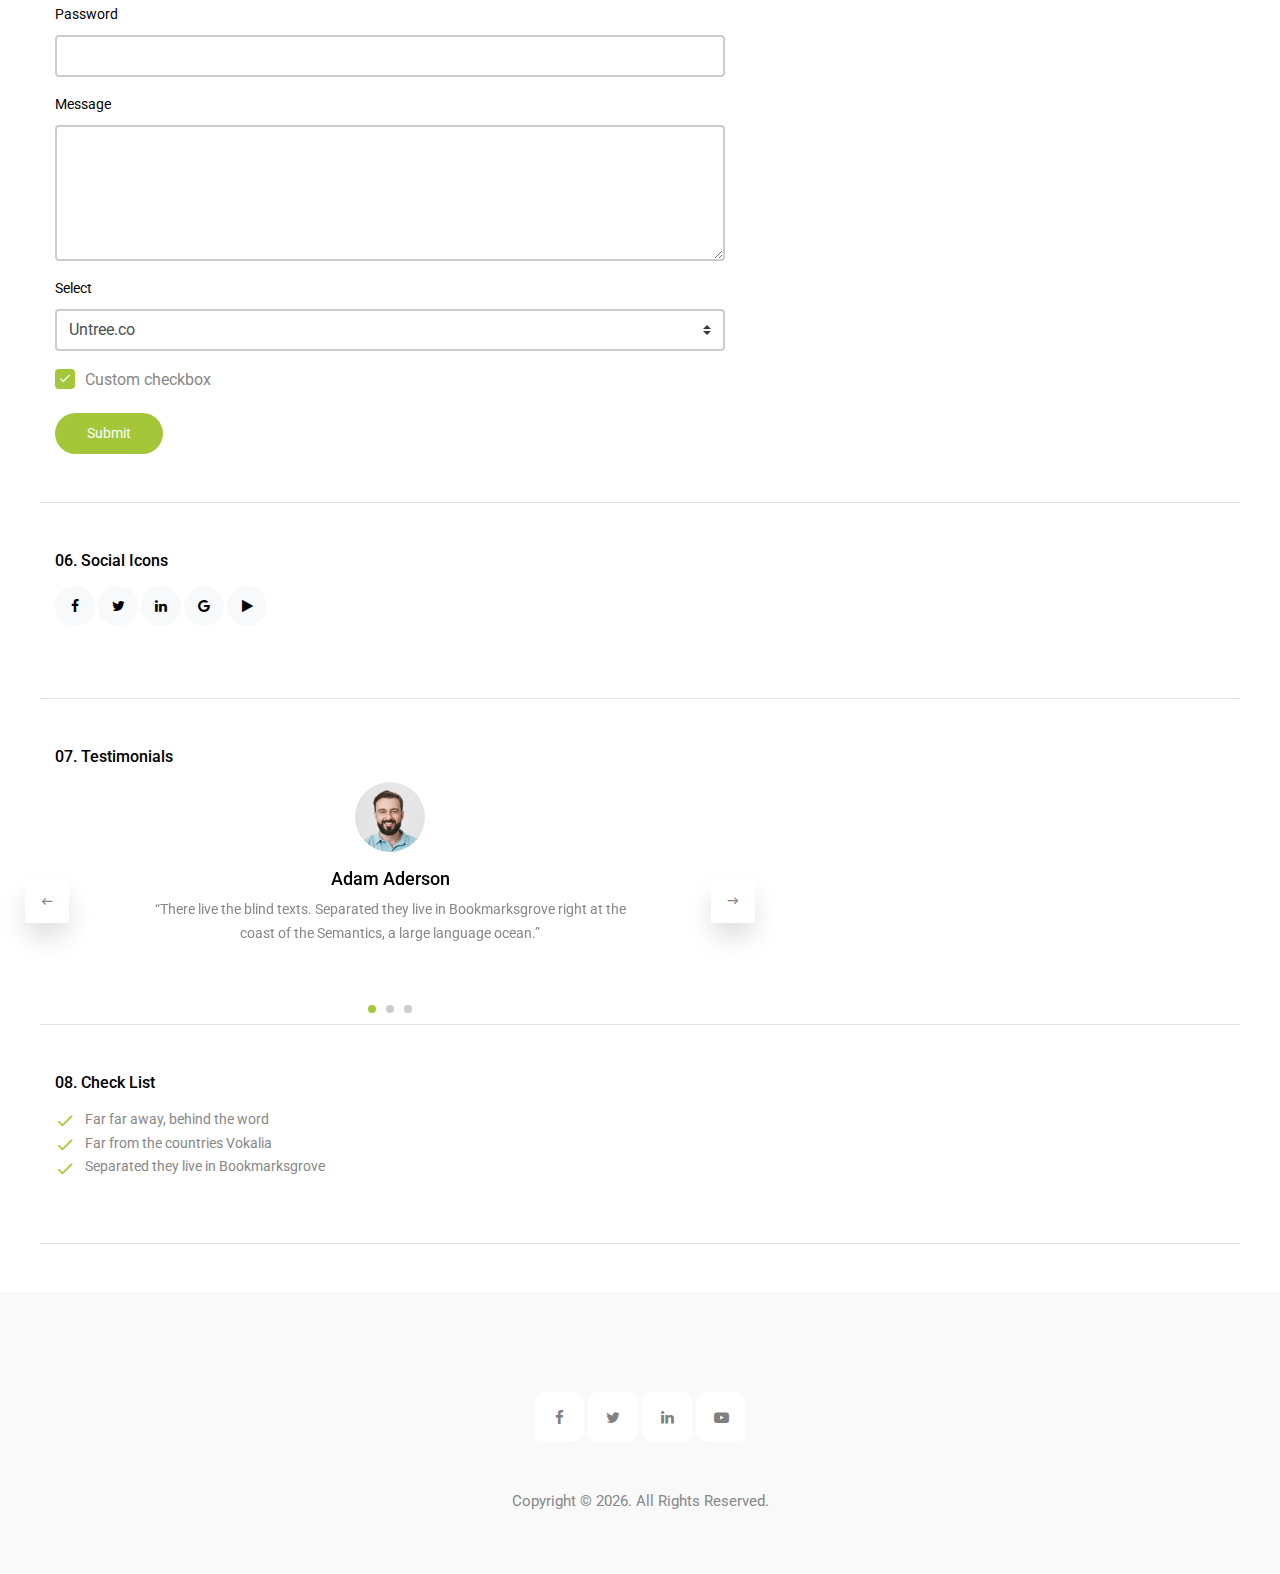
<file: elements.html>
<!doctype html>
<html lang="en">

<head>
    <meta charset="utf-8">
    <meta name="viewport" content="width=device-width, initial-scale=1, shrink-to-fit=no">
    <meta name="author" content="Untree.co">
    <link rel="shortcut icon" href="favicon.png">

    <meta name="description" content="" />
    <meta name="keywords" content="bootstrap, bootstrap4" />


    <link href="https://fonts.googleapis.com/css?family=Roboto:400,700,900&display=swap" rel="stylesheet">

    <link rel="stylesheet" href="css/bootstrap.min.css">
    <link rel="stylesheet" href="css/owl.carousel.min.css">
    <link rel="stylesheet" href="css/owl.theme.default.min.css">
    <link rel="stylesheet" href="fonts/icomoon/style.css">
    <link rel="stylesheet" href="fonts/flaticon/font/flaticon.css">
    <link rel="stylesheet" href="css/jquery.fancybox.min.css">
    <link rel="stylesheet" href="css/aos.css">
    <link rel="stylesheet" href="css/style.css">

    <title>Story.co</title>
</head>

<body>


    <div class="site-mobile-menu site-navbar-target">
        <div class="site-mobile-menu-header">
            <div class="site-mobile-menu-close">
                <span class="icofont-close js-menu-toggle"></span>
            </div>
        </div>
        <div class="site-mobile-menu-body"></div>
    </div>


    <div class="site-mobile-menu site-navbar-target">
        <div class="site-mobile-menu-header">
            <div class="site-mobile-menu-close">
                <span class="icofont-close js-menu-toggle"></span>
            </div>
        </div>
        <div class="site-mobile-menu-body"></div>
    </div>

    <div class="container">


        <nav class="site-nav">
            <div class="row justify-content-between align-items-center">
                <div class="d-none d-lg-block col-lg-3 top-menu">
                    <a href="#" class="d-inline-flex align-items-center"><span class="icon-facebook mr-2"></span></a>
                    <a href="#" class="d-inline-flex align-items-center"><span class="icon-twitter mr-2"></span></a>
                    <a href="#" class="d-inline-flex align-items-center"><span class="icon-instagram mr-2"></span></a>
                </div>
                <div class="col-3 col-md-6 col-lg-6 text-lg-center logo">
                    <a href="index.html">Story<span class="text-primary">.</span> </a>
                </div>
                <div class="col-9 col-md-6 col-lg-3 text-right top-menu">

                    <div class="d-inline-flex align-items-center">
                        <div class="search-wrap">
                            <a href="#" class="d-inline-flex align-items-center js-search-toggle"><span class="icon-search2 mr-2"></span><span>Search</span></a>

                            <form action="#" class="d-flex">
                                <input type="search" id="s" class="form-control" placeholder="Enter keyword and hit enter...">
                            </form>

                        </div>

                        <span class="mx-2 d-inline-block d-lg-none"></span>

                        <a href="#" class="d-inline-flex align-items-center d-inline-block d-lg-none"><span class="icon-facebook mr-2"></span></a>
                        <a href="#" class="d-inline-flex align-items-center d-inline-block d-lg-none"><span class="icon-twitter mr-2"></span></a>
                        <a href="#" class="d-inline-flex align-items-center d-inline-block d-lg-none"><span class="icon-instagram mr-2"></span></a>


                        <a href="#" class="burger ml-3 site-menu-toggle js-menu-toggle d-inline-block d-lg-none" data-toggle="collapse" data-target="#main-navbar">
                            <span></span>
                        </a>


                    </div>



                </div>
            </div>
            <div class="d-none d-lg-block row align-items-center py-3">


                <div class="col-12 col-sm-12 col-lg-12 site-navigation text-center">
                    <ul class="js-clone-nav d-none d-lg-inline-block text-left site-menu">
                        <li><a href="index.html">Business</a></li>
                        <li><a href="index.html">Sports</a></li>
                        <li class="has-children">
                            <a href="#">Pages</a>
                            <ul class="dropdown">
                                <li><a href="portfolio.html">Portfolio</a></li>
                                <li><a href="single.html">Single</a></li>
                                <li><a href="about.html">About Us</a></li>
                                <li><a href="contact.html">Contact Us</a></li>
                                <li><a href="#">Categories</a></li>
                                <li class="has-children">
                                    <a href="#">Menu Two</a>
                                    <ul class="dropdown">
                                        <li><a href="#">Sub Menu One</a></li>
                                        <li><a href="#">Sub Menu Two</a></li>
                                        <li><a href="#">Sub Menu Three</a></li>
                                    </ul>
                                </li>
                                <li><a href="#">Menu Three</a></li>
                            </ul>
                        </li>
                        <li class="active"><a href="elements.html">Elements</a></li>

                        <li><a href="contact.html">Contact us</a></li>
                    </ul>

                </div>

            </div>
        </nav>
        <!-- END nav -->

    </div>
    <!-- END container -->


    <div class="site-hero py-5 bg-light mb-5">

        <div class="container">
            <div class="row align-items-center justify-content-between">
                <div class="col-lg-12 text-center">
                    <h1 class="text-black mb-0">Elements</h1>
                </div>
            </div>
        </div>
    </div>

    <div class="container pb-5 mb-5 border-bottom">
        <div class="row">
            <div class="col-lg-12">
                <h1 class="h6 mb-3 text-black">01. Slider</h1>
            </div>
            <div class="col-lg-12">
                <div class="main-slider owl-single dots-absolute owl-carousel">
                    <img src="images/img_h_1.jpg" alt="Image" class="img-fluid">
                    <img src="images/img_h_2.jpg" alt="Image" class="img-fluid">
                    <img src="images/img_h_3.jpg" alt="Image" class="img-fluid">
                </div>
            </div>
        </div>
    </div>


    <div class="container pb-5 mb-5 border-bottom">
        <div class="row">
            <div class="col-lg-12">
                <h1 class="h6 mb-3 text-black">02. Accordion</h1>
            </div>
            <div class="col-lg-12">
                <div class="custom-accordion" id="accordion_1">
                    <div class="accordion-item">
                        <h2 class="mb-0">
                            <button class="btn btn-link" type="button" data-toggle="collapse" data-target="#collapseOne" aria-expanded="true" aria-controls="collapseOne">How to download and register?</button>
                        </h2>

                        <div id="collapseOne" class="collapse show" aria-labelledby="headingOne" data-parent="#accordion_1">
                            <div class="accordion-body">
                                Far far away, behind the word mountains, far from the countries Vokalia and Consonantia, there live the blind texts. Separated they live in Bookmarksgrove right at the coast of the Semantics, a large language ocean.
                            </div>
                        </div>
                    </div>
                    <!-- .accordion-item -->

                    <div class="accordion-item">
                        <h2 class="mb-0">
                            <button class="btn btn-link collapsed" type="button" data-toggle="collapse" data-target="#collapseTwo" aria-expanded="false" aria-controls="collapseTwo">How to create your paypal account?</button>
                        </h2>
                        <div id="collapseTwo" class="collapse" aria-labelledby="headingTwo" data-parent="#accordion_1">
                            <div class="accordion-body">
                                A small river named Duden flows by their place and supplies it with the necessary regelialia. It is a paradisematic country, in which roasted parts of sentences fly into your mouth.
                            </div>
                        </div>
                    </div>
                    <!-- .accordion-item -->
                    <div class="accordion-item">
                        <h2 class="mb-0">
                            <button class="btn btn-link collapsed" type="button" data-toggle="collapse" data-target="#collapseThree" aria-expanded="false" aria-controls="collapseThree">How to link your paypal and bank account?</button>
                        </h2>

                        <div id="collapseThree" class="collapse" aria-labelledby="headingThree" data-parent="#accordion_1">
                            <div class="accordion-body">
                                When she reached the first hills of the Italic Mountains, she had a last view back on the skyline of her hometown Bookmarksgrove, the headline of Alphabet Village and the subline of her own road, the Line Lane. Pityful a rethoric question ran over her
                                cheek, then she continued her way.
                            </div>
                        </div>

                    </div>
                    <!-- .accordion-item -->

                </div>
            </div>
        </div>
    </div>

    <div class="container pb-5 mb-5 border-bottom">
        <div class="row">
            <div class="col-lg-12">
                <h1 class="h6 mb-3 text-black">03. Gallery</h1>
            </div>
            <div class="col-lg-12">
                <div class="row gutter-1 gallery">
                    <div class="col-4">
                        <a href="images/img_h_1.jpg" class="gal-item" data-fancybox="gal"><img src="images/img_h_1.jpg" alt="Image" class="img-fluid"></a>
                    </div>
                    <div class="col-4">
                        <a href="images/img_h_2.jpg" class="gal-item" data-fancybox="gal"><img src="images/img_h_2.jpg" alt="Image" class="img-fluid"></a>
                    </div>
                    <div class="col-4">
                        <a href="images/img_h_3.jpg" class="gal-item" data-fancybox="gal"><img src="images/img_h_3.jpg" alt="Image" class="img-fluid"></a>
                    </div>
                    <div class="col-4">
                        <a href="images/img_h_4.jpg" class="gal-item" data-fancybox="gal"><img src="images/img_h_4.jpg" alt="Image" class="img-fluid"></a>
                    </div>
                    <div class="col-4">
                        <a href="images/img_h_5.jpg" class="gal-item" data-fancybox="gal"><img src="images/img_h_5.jpg" alt="Image" class="img-fluid"></a>
                    </div>
                    <div class="col-4">
                        <a href="images/img_h_6.jpg" class="gal-item" data-fancybox="gal"><img src="images/img_h_6.jpg" alt="Image" class="img-fluid"></a>
                    </div>
                </div>
            </div>
        </div>
    </div>

    <div class="container pb-5 mb-5 border-bottom">
        <div class="row">
            <div class="col-lg-12">
                <h1 class="h6 mb-3 text-black">04. Video</h1>
            </div>
            <div class="col-lg-7">
                <a href="https://vimeo.com/342333493" data-fancybox class="video-wrap">
                    <span class="play-wrap"><span class="icon-play"></span></span>
                    <img src="images/img_h_5.jpg" alt="Image" class="img-fluid rounded">
                </a>
            </div>
        </div>
    </div>

    <div class="container pb-5 mb-5 border-bottom">
        <div class="row">
            <div class="col-lg-12">
                <h1 class="h6 mb-3 text-black">05. Form</h1>
            </div>
            <div class="col-lg-7">
                <form>
                    <div class="row">
                        <div class="col-md-6">
                            <div class="form-group">
                                <label class="text-black" for="fname">First name</label>
                                <input type="text" class="form-control" id="fname">
                            </div>
                        </div>
                        <div class="col-md-6">
                            <div class="form-group">
                                <label class="text-black" for="lname">Last name</label>
                                <input type="text" class="form-control" id="lname">
                            </div>
                        </div>
                    </div>
                    <div class="form-group">
                        <label class="text-black" for="email">Email address</label>
                        <input type="email" class="form-control" id="email" aria-describedby="emailHelp">
                        <small id="emailHelp" class="form-text text-muted">We'll never share your email with anyone else.</small>
                    </div>
                    <div class="form-group">
                        <label class="text-black" for="password">Password</label>
                        <input type="password" class="form-control" id="password">
                    </div>
                    <div class="form-group">
                        <label class="text-black" for="message">Message</label>
                        <textarea name="" class="form-control" id="message" cols="30" rows="5"></textarea>
                    </div>
                    <div class="form-group">
                        <label class="text-black" for="select">Select</label>

                        <select name="" id="select" class="custom-select">
              <option value="">Untree.co</option>
              <option value="">Offers high quality free template</option>
            </select>

                    </div>
                    <div class="form-group">
                        <label class="control control--checkbox">
              <span class="caption">Custom checkbox</span>
              <input type="checkbox" checked="checked"/>
              <div class="control__indicator"></div>
            </label>
                    </div>
                    <button type="submit" class="btn btn-primary-hover-outline">Submit</button>
                </form>
            </div>
        </div>
    </div>

    <div class="container pb-5 mb-5 border-bottom">
        <div class="row">
            <div class="col-lg-12">
                <h1 class="h6 mb-3 text-black">06. Social Icons</h1>
            </div>
            <div class="col-lg-7">
                <ul class="list-unstyled social-icons light">
                    <li><a href="#"><span class="icon-facebook"></span></a></li>
                    <li><a href="#"><span class="icon-twitter"></span></a></li>
                    <li><a href="#"><span class="icon-linkedin"></span></a></li>
                    <li><a href="#"><span class="icon-google"></span></a></li>
                    <li><a href="#"><span class="icon-play"></span></a></li>
                </ul>
            </div>
        </div>
    </div>

    <div class="container pb-5 mb-5 border-bottom">
        <div class="row">
            <div class="col-lg-12">
                <h1 class="h6 mb-3 text-black">07. Testimonials</h1>
            </div>
            <div class="col-lg-7">
                <div class="main-slider owl-single owl-carousel">
                    <div class="testimonial mx-auto">
                        <figure class="img-wrap">
                            <img src="images/person_2.jpg" alt="Image" class="img-fluid">
                        </figure>
                        <h3 class="name">Adam Aderson</h3>
                        <blockquote>
                            <p>&ldquo;There live the blind texts. Separated they live in Bookmarksgrove right at the coast of the Semantics, a large language ocean.&rdquo;</p>
                        </blockquote>
                    </div>

                    <div class="testimonial mx-auto">
                        <figure class="img-wrap">
                            <img src="images/person_3.jpg" alt="Image" class="img-fluid">
                        </figure>
                        <h3 class="name">Lukas Devlin</h3>
                        <blockquote>
                            <p>&ldquo;There live the blind texts. Separated they live in Bookmarksgrove right at the coast of the Semantics, a large language ocean.&rdquo;</p>
                        </blockquote>
                    </div>

                    <div class="testimonial mx-auto">
                        <figure class="img-wrap">
                            <img src="images/person_4.jpg" alt="Image" class="img-fluid">
                        </figure>
                        <h3 class="name">Kayla Bryant</h3>
                        <blockquote>
                            <p>&ldquo;There live the blind texts. Separated they live in Bookmarksgrove right at the coast of the Semantics, a large language ocean.&rdquo;</p>
                        </blockquote>
                    </div>

                </div>
            </div>
        </div>
    </div>

    <div class="container pb-5 mb-5 border-bottom">
        <div class="row">
            <div class="col-lg-12">
                <h1 class="h6 mb-3 text-black">08. Check List</h1>
            </div>
            <div class="col-lg-7">
                <ul class="list-unstyled list-check primary">
                    <li>Far far away, behind the word</li>
                    <li>Far from the countries Vokalia</li>
                    <li>Separated they live in Bookmarksgrove</li>
                </ul>
            </div>
        </div>
    </div>




    <div class="site-footer">
        <div class="container">
            <div class="row justify-content-center copyright">

                <div class="col-lg-7 text-center">

                    <div class="widget">
                        <ul class="social list-unstyled">
                            <li><a href="#"><span class="icon-facebook"></span></a></li>
                            <li><a href="#"><span class="icon-twitter"></span></a></li>
                            <li><a href="#"><span class="icon-linkedin"></span></a></li>
                            <li><a href="#"><span class="icon-youtube-play"></span></a></li>
                        </ul>
                    </div>

                    <div class="widget">
                        <p>Copyright &copy;
                            <script>
                                document.write(new Date().getFullYear());
                            </script>. All Rights Reserved. 
                        </p>
                    </div>

                </div>


            </div>

            <div id="overlayer"></div>
            <div class="loader">
                <div class="spinner-border" role="status">
                    <span class="sr-only">Loading...</span>
                </div>
            </div>

            <script src="js/jquery-3.4.1.min.js"></script>
            <script src="js/popper.min.js"></script>
            <script src="js/bootstrap.min.js"></script>
            <script src="js/owl.carousel.min.js"></script>
            <script src="js/aos.js"></script>
            <script src="js/imagesloaded.pkgd.js"></script>
            <script src="js/isotope.pkgd.min.js"></script>
            <script src="js/jquery.animateNumber.min.js"></script>
            <script src="js/jquery.waypoints.min.js"></script>
            <script src="js/jquery.fancybox.min.js"></script>
            <script src="js/custom.js"></script>


</body>

</html>
</file>
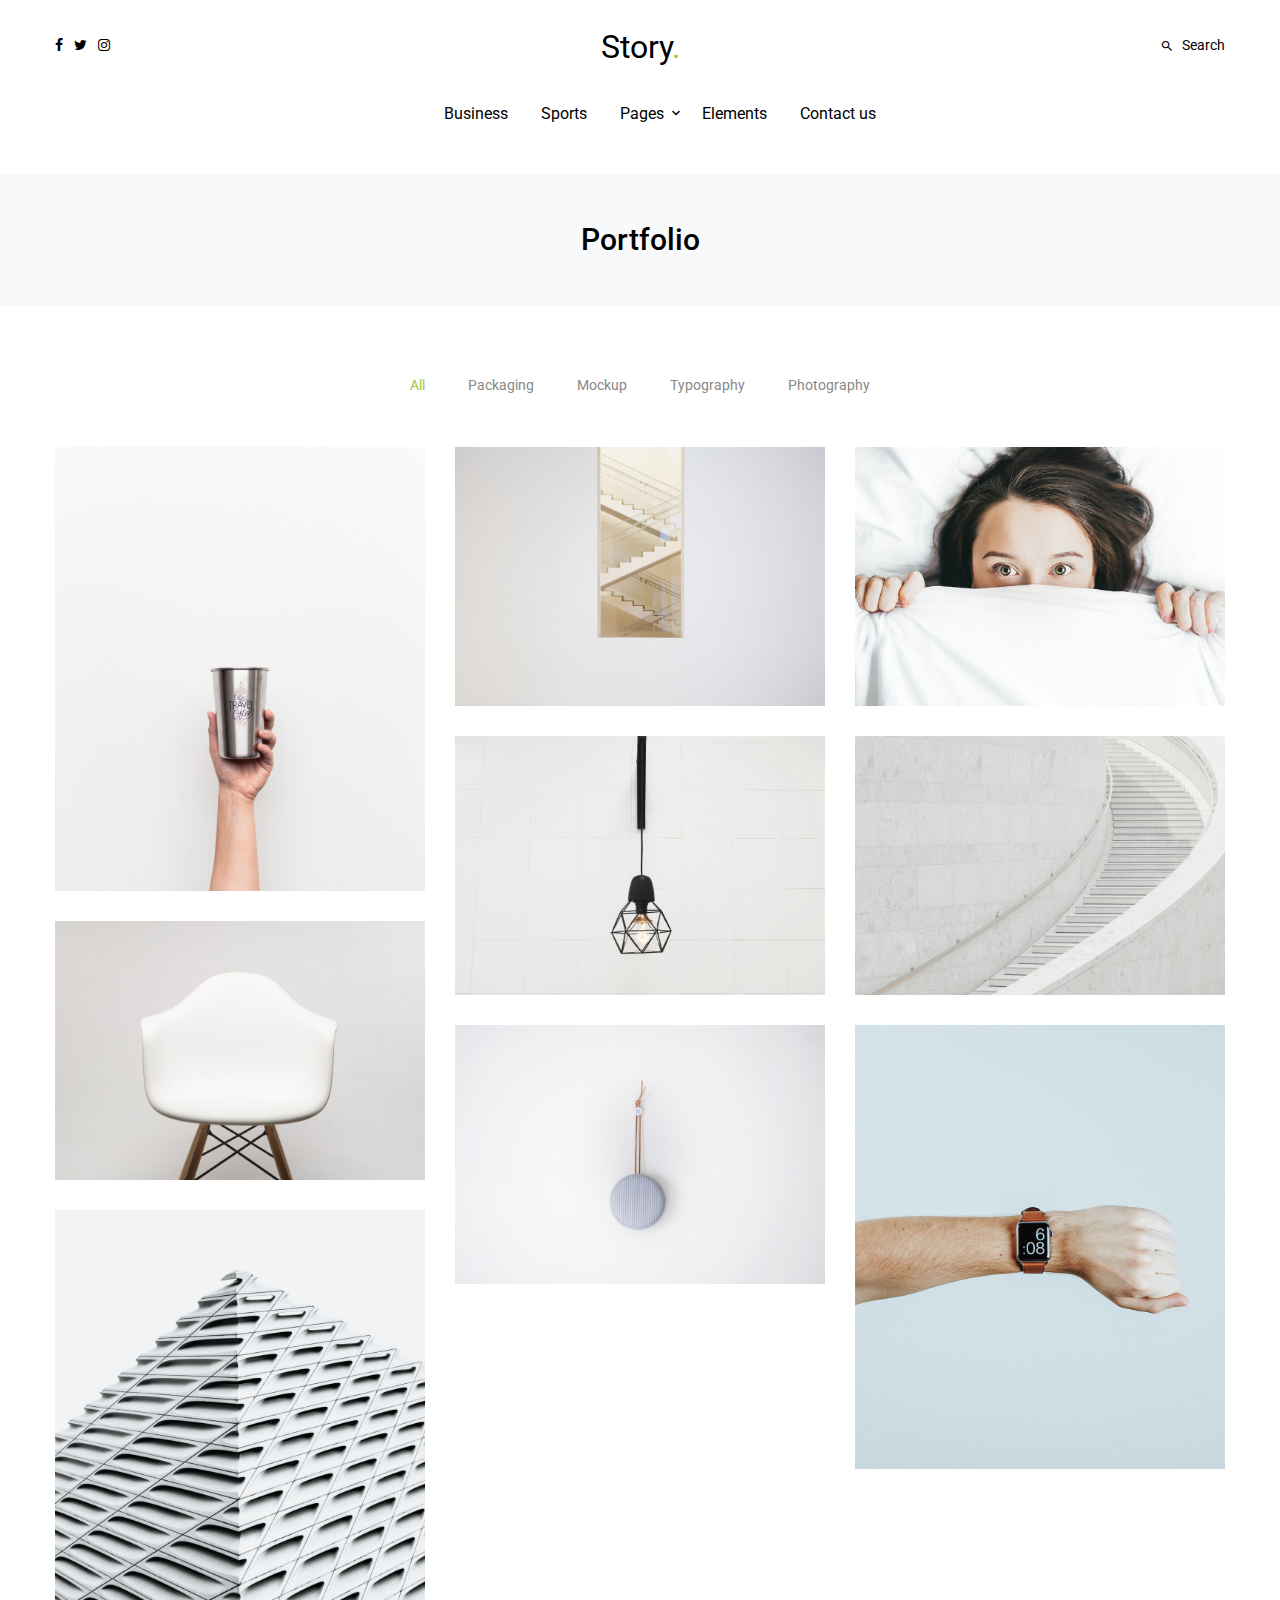
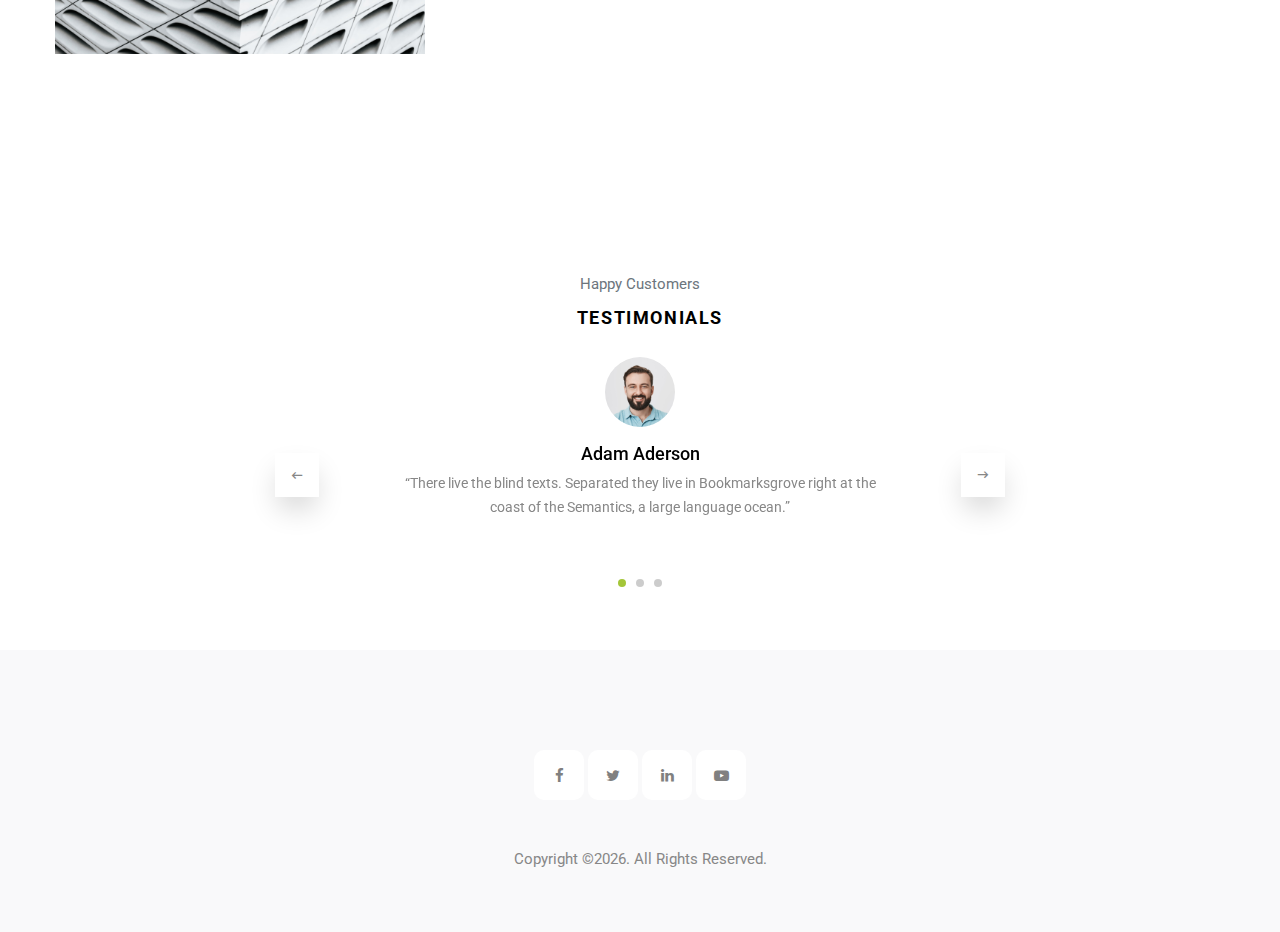
<file: portfolio.html>
<!doctype html>
<html lang="en">
<head>
  <meta charset="utf-8">
  <meta name="viewport" content="width=device-width, initial-scale=1, shrink-to-fit=no">
  <meta name="author" content="Untree.co">
  <link rel="shortcut icon" href="favicon.png">

  <meta name="description" content="" />
  <meta name="keywords" content="bootstrap, bootstrap4" />


  <link href="https://fonts.googleapis.com/css?family=Roboto:400,700,900&display=swap" rel="stylesheet">
  
  <link rel="stylesheet" href="css/bootstrap.min.css">
  <link rel="stylesheet" href="css/owl.carousel.min.css">
  <link rel="stylesheet" href="css/owl.theme.default.min.css">
  <link rel="stylesheet" href="fonts/icomoon/style.css">
  <link rel="stylesheet" href="fonts/flaticon/font/flaticon.css">
  <link rel="stylesheet" href="css/jquery.fancybox.min.css">
  <link rel="stylesheet" href="css/aos.css">
  <link rel="stylesheet" href="css/style.css">

  <title>Story Free HTML Template by Untree.co</title>
</head>
<body>


  <div class="site-mobile-menu site-navbar-target">
    <div class="site-mobile-menu-header">
      <div class="site-mobile-menu-close">
        <span class="icofont-close js-menu-toggle"></span>
      </div>
    </div>
    <div class="site-mobile-menu-body"></div>
  </div>

  
  <div class="site-mobile-menu site-navbar-target">
      <div class="site-mobile-menu-header">
        <div class="site-mobile-menu-close">
          <span class="icofont-close js-menu-toggle"></span>
        </div>
      </div>
      <div class="site-mobile-menu-body"></div>
    </div>
    
    <div class="container">


      <nav class="site-nav">
        <div class="row justify-content-between align-items-center">
          <div class="d-none d-lg-block col-lg-3 top-menu">
            <a href="#" class="d-inline-flex align-items-center"><span class="icon-facebook mr-2"></span></a>
            <a href="#" class="d-inline-flex align-items-center"><span class="icon-twitter mr-2"></span></a>
            <a href="#" class="d-inline-flex align-items-center"><span class="icon-instagram mr-2"></span></a>
          </div>
          <div class="col-3 col-md-6 col-lg-6 text-lg-center logo">
            <a href="index.html">Story<span class="text-primary">.</span> </a>
          </div>
          <div class="col-9 col-md-6 col-lg-3 text-right top-menu">

            <div class="d-inline-flex align-items-center">
              <div class="search-wrap">
              <a href="#" class="d-inline-flex align-items-center js-search-toggle"><span class="icon-search2 mr-2"></span><span>Search</span></a>

              <form action="#" class="d-flex">
                <input type="search" id="s" class="form-control" placeholder="Enter keyword and hit enter...">                  
              </form>

              </div>

              <span class="mx-2 d-inline-block d-lg-none"></span>
              
              <a href="#" class="d-inline-flex align-items-center d-inline-block d-lg-none"><span class="icon-facebook mr-2"></span></a>
              <a href="#" class="d-inline-flex align-items-center d-inline-block d-lg-none"><span class="icon-twitter mr-2"></span></a>
              <a href="#" class="d-inline-flex align-items-center d-inline-block d-lg-none"><span class="icon-instagram mr-2"></span></a>


              <a href="#" class="burger ml-3 site-menu-toggle js-menu-toggle d-inline-block d-lg-none" data-toggle="collapse" data-target="#main-navbar">
                <span></span>
              </a>

              
            </div>
            
            

          </div>
        </div>
        <div class="d-none d-lg-block row align-items-center py-3">
          
          
          <div class="col-12 col-sm-12 col-lg-12 site-navigation text-center">
            <ul class="js-clone-nav d-none d-lg-inline-block text-left site-menu">
              <li><a href="index.html">Business</a></li>
              <li><a href="index.html">Sports</a></li>
              <li class="has-children">
                <a href="#">Pages</a>
                <ul class="dropdown">
                  <li class="active"><a href="portfolio.html">Portfolio</a></li>
                  <li><a href="single.html">Single</a></li>
                  <li><a href="about.html">About Us</a></li>
                  <li><a href="contact.html">Contact Us</a></li>
                  <li><a href="#">Categories</a></li>
                  <li class="has-children">
                    <a href="#">Menu Two</a>
                    <ul class="dropdown">
                      <li><a href="#">Sub Menu One</a></li>
                      <li><a href="#">Sub Menu Two</a></li>
                      <li><a href="#">Sub Menu Three</a></li>
                    </ul>
                  </li>
                  <li><a href="#">Menu Three</a></li>
                </ul>
              </li>
              <li><a href="elements.html">Elements</a></li>
              
              <li><a href="contact.html">Contact us</a></li>
            </ul>

          </div>

        </div>  
      </nav> <!-- END nav -->

    </div> <!-- END container -->


    <div class="site-hero py-5 bg-light mb-5">

      <div class="container">
        <div class="row align-items-center justify-content-between">
          <div class="col-lg-12 text-center">
            <h1 class="text-black mb-0">Portfolio</h1>
          </div>
        </div>
      </div>
    </div>





    <section class="site-section pt-0" id="portfolio-section">
      <div class="container">

        <div class="filters" data-aos="fade-up" data-aos-delay="100">
          <ul>
            <li class="active" data-filter="*">All</li>
            <li data-filter=".packaging">Packaging</li>
            <li data-filter=".mockup">Mockup</li>
            <li data-filter=".typography">Typography</li>
            <li data-filter=".photography">Photography</li>
          </ul>
        </div>

        <div class="filters-content mb-5" data-aos="fade-up" data-aos-delay="200">
          <div class="row grid">
            <div class="isotope-card col-sm-4 all mockup">
              <a href="images/img_v_4.jpg" data-fancybox="gal">
                <img src="images/img_v_4.jpg" alt="Image" class="img-fluid">
                <div class="contents">
                  <h3>Card Vol. 3</h3>
                  <div class="cat">Mockup</div>
                </div>
              </a>
            </div>

            <div class="isotope-card col-sm-4 all mockup">
              <a href="images/img_h_1.jpg" data-fancybox="gal">
                <img src="images/img_h_1.jpg" alt="Image" class="img-fluid">
                <div class="contents">
                  <h3>Card Vol. 3</h3>
                  <div class="cat">Mockup</div>
                </div>
              </a>
            </div>
            <div class="isotope-card col-sm-4 all mockup">
              <a href="images/img_h_8.jpg" data-fancybox="gal">
                <img src="images/img_h_8.jpg" alt="Image" class="img-fluid">
                <div class="contents">
                  <h3>Card Vol. 3</h3>
                  <div class="cat">Mockup</div>
                </div>
              </a>
            </div>
            <div class="isotope-card col-sm-4 all typography">
              <a href="images/img_h_2.jpg" data-fancybox="gal">
                <img src="images/img_h_2.jpg" alt="Image" class="img-fluid">
                <div class="contents">
                  <h3>House Design</h3>
                  <div class="cat">Typography</div>
                </div>
              </a>

            </div>                            
            <div class="isotope-card col-sm-4 all mockup">
              <a href="images/img_h_3.jpg" data-fancybox="gal">
                <img src="images/img_h_3.jpg" alt="Image" class="img-fluid">
                <div class="contents">
                  <h3>WoW</h3>
                  <div class="cat">Mockup</div>
                </div>
              </a>
            </div>
            <div class="isotope-card col-sm-4 all packaging">
              <a href="images/img_h_4.jpg" data-fancybox="gal">
                <img src="images/img_h_4.jpg" alt="Image" class="img-fluid">
                <div class="contents">
                  <h3>Seat</h3>
                  <div class="cat">Packaging</div>
                </div>
              </a>
            </div>
            <div class="isotope-card col-sm-4 all typography">
              <a href="images/img_h_5.jpg" data-fancybox="gal">
                <img src="images/img_h_5.jpg" alt="Image" class="img-fluid">
                <div class="contents">
                  <h3>Seat</h3>
                  <div class="cat">Packaging</div>
                </div>
              </a>
            </div>
            <div class="isotope-card col-sm-4 all photography">
              <a href="images/img_v_1.jpg" data-fancybox="gal">
                <img src="images/img_v_1.jpg" alt="Image" class="img-fluid">
                <div class="contents">
                  <h3>House Design</h3>
                  <div class="cat">Photography</div>
                </div>
              </a>
            </div>
            <div class="isotope-card col-sm-4 all photography">
              <a href="images/img_v_2.jpg" data-fancybox="gal">
                <img src="images/img_v_2.jpg" alt="Image" class="img-fluid">
                <div class="contents">
                  <h3>House Design</h3>
                  <div class="cat">Photography</div>
                </div>
              </a>

            </div>
          </div>
        </div>
      </div>
    </section>
    <!-- .untrtee_co-section -->

    <div class="site-section testimonial-section">
      <div class="container">
        <div class="row">
          <div class="col-12 text-center">
            <span class="section-subtitle">Happy Customers</span>
            <h2 class="section-title">Testimonials</h2>
          </div>
        </div>
        <div class="row justify-content-center">
          <div class="col-lg-7">

            <div class="main-slider owl-single owl-carousel">
              <div class="testimonial mx-auto">
                <figure class="img-wrap">
                  <img src="images/person_2.jpg" alt="Image" class="img-fluid">
                </figure>
                <h3 class="name">Adam Aderson</h3>
                <blockquote>
                  <p>&ldquo;There live the blind texts. Separated they live in Bookmarksgrove right at the coast of the Semantics, a large language ocean.&rdquo;</p>
                </blockquote>
              </div>

              <div class="testimonial mx-auto">
                <figure class="img-wrap">
                  <img src="images/person_3.jpg" alt="Image" class="img-fluid">
                </figure>
                <h3 class="name">Lukas Devlin</h3>
                <blockquote>
                  <p>&ldquo;There live the blind texts. Separated they live in Bookmarksgrove right at the coast of the Semantics, a large language ocean.&rdquo;</p>
                </blockquote>
              </div>

              <div class="testimonial mx-auto">
                <figure class="img-wrap">
                  <img src="images/person_4.jpg" alt="Image" class="img-fluid">
                </figure>
                <h3 class="name">Kayla Bryant</h3>
                <blockquote>
                  <p>&ldquo;There live the blind texts. Separated they live in Bookmarksgrove right at the coast of the Semantics, a large language ocean.&rdquo;</p>
                </blockquote>
              </div>

            </div>

          </div>
        </div>
      </div>
    </div>

    

    <div class="site-footer">
      <div class="container">
        <div class="row justify-content-center copyright">

          <div class="col-lg-7 text-center">
            
            <div class="widget">
              <ul class="social list-unstyled">
                <li><a href="#"><span class="icon-facebook"></span></a></li>
                <li><a href="#"><span class="icon-twitter"></span></a></li>
                <li><a href="#"><span class="icon-linkedin"></span></a></li>
                <li><a href="#"><span class="icon-youtube-play"></span></a></li>
              </ul>
            </div>

            <div class="widget">
                <p>Copyright &copy;<script>document.write(new Date().getFullYear());</script>. All Rights Reserved. 
                </p>
            </div>

          </div>

          
      </div>

    <div id="overlayer"></div>
    <div class="loader">
      <div class="spinner-border" role="status">
        <span class="sr-only">Loading...</span>
      </div>
    </div>

    <script src="js/jquery-3.4.1.min.js"></script>
    <script src="js/popper.min.js"></script>
    <script src="js/bootstrap.min.js"></script>
    <script src="js/owl.carousel.min.js"></script>
    <script src="js/aos.js"></script>
    <script src="js/imagesloaded.pkgd.js"></script>
    <script src="js/isotope.pkgd.min.js"></script>
    <script src="js/jquery.animateNumber.min.js"></script>
    <script src="js/jquery.waypoints.min.js"></script>
    <script src="js/jquery.fancybox.min.js"></script>
    <script src="js/custom.js"></script>

    
  </body>
  </html>
</file>
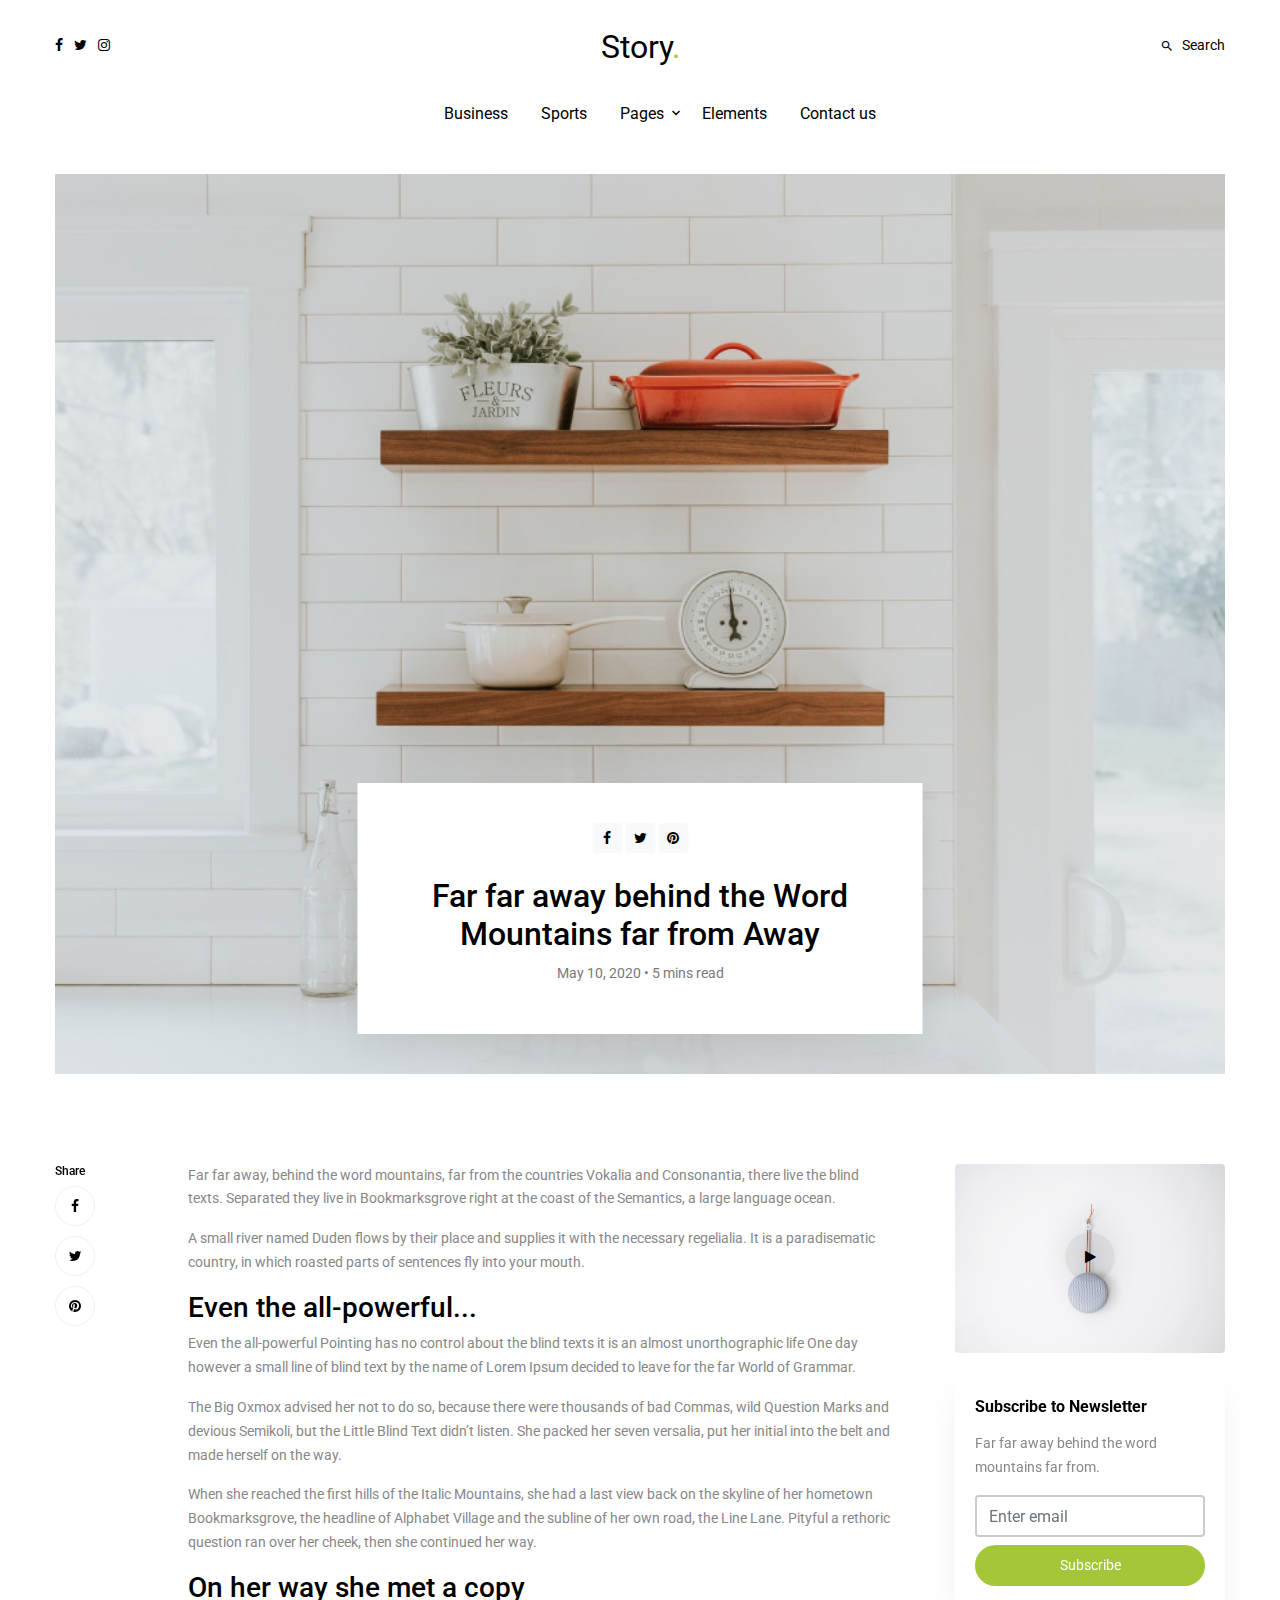
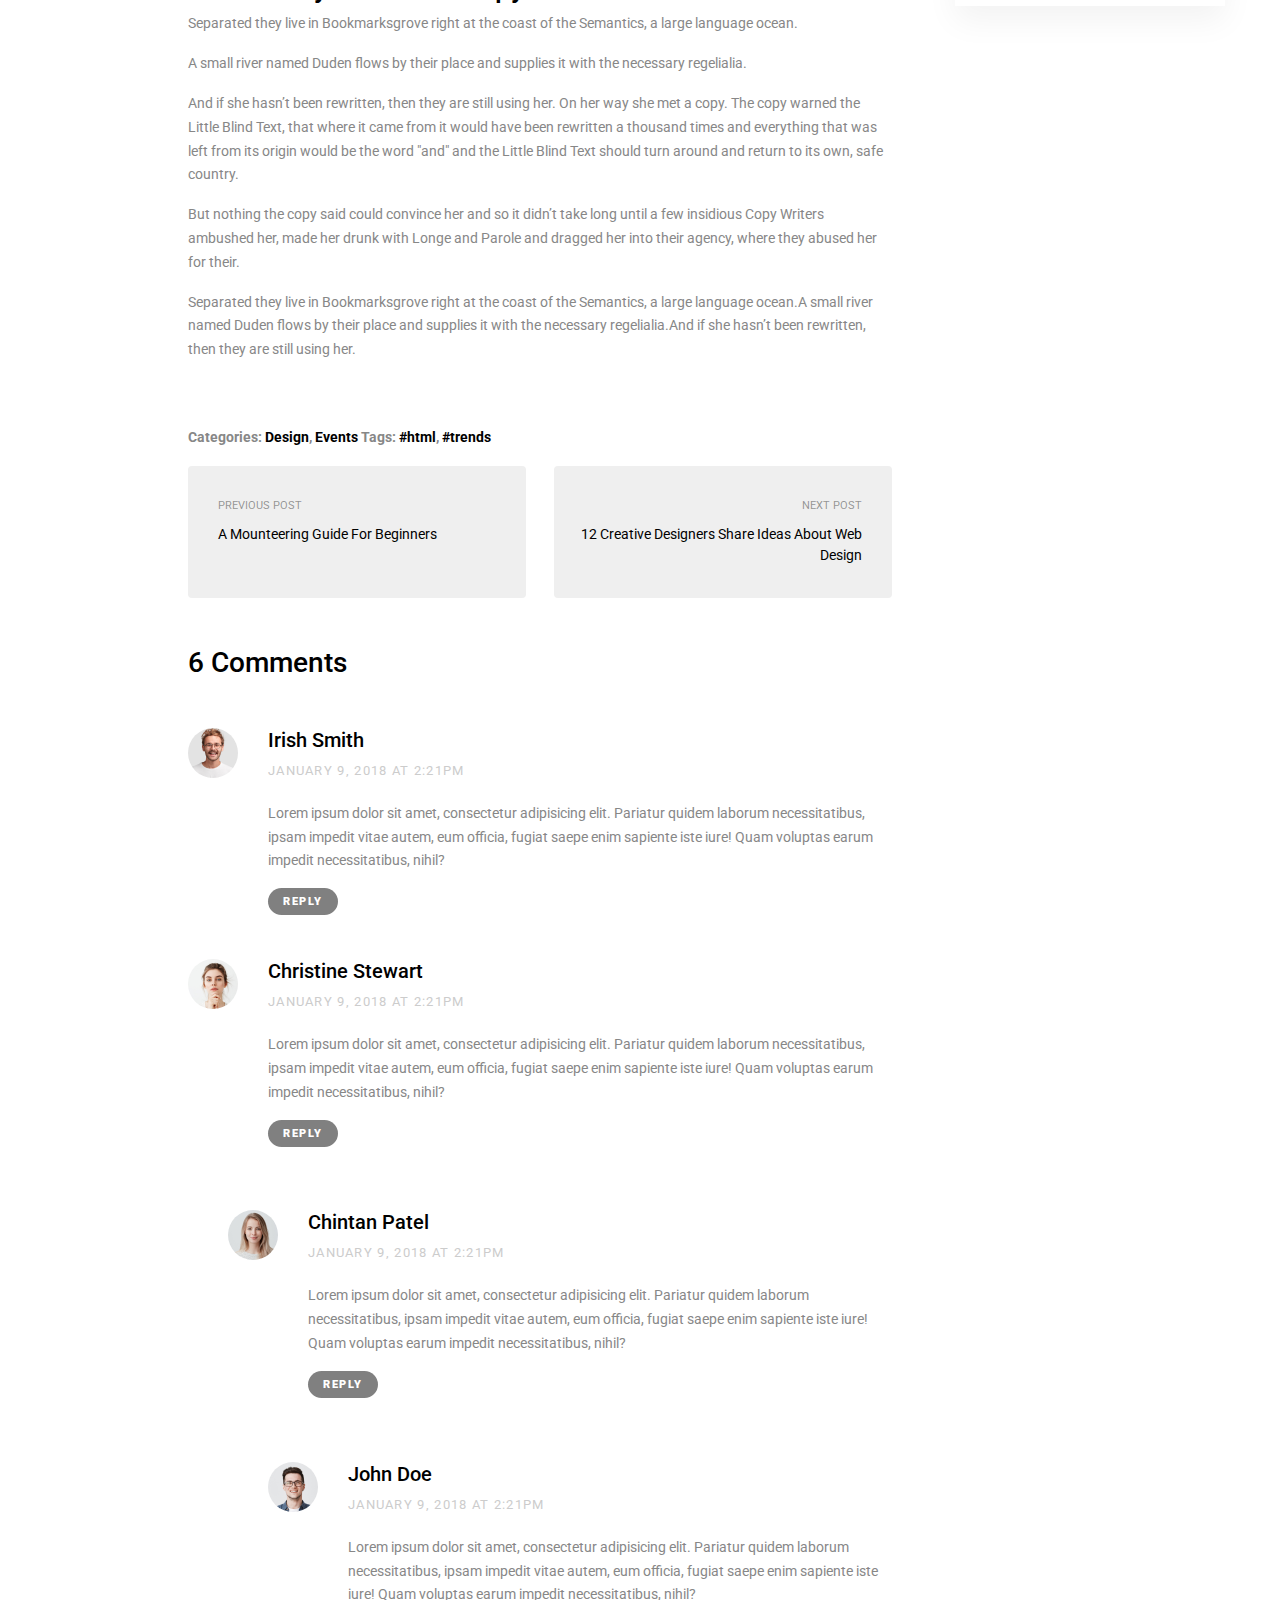
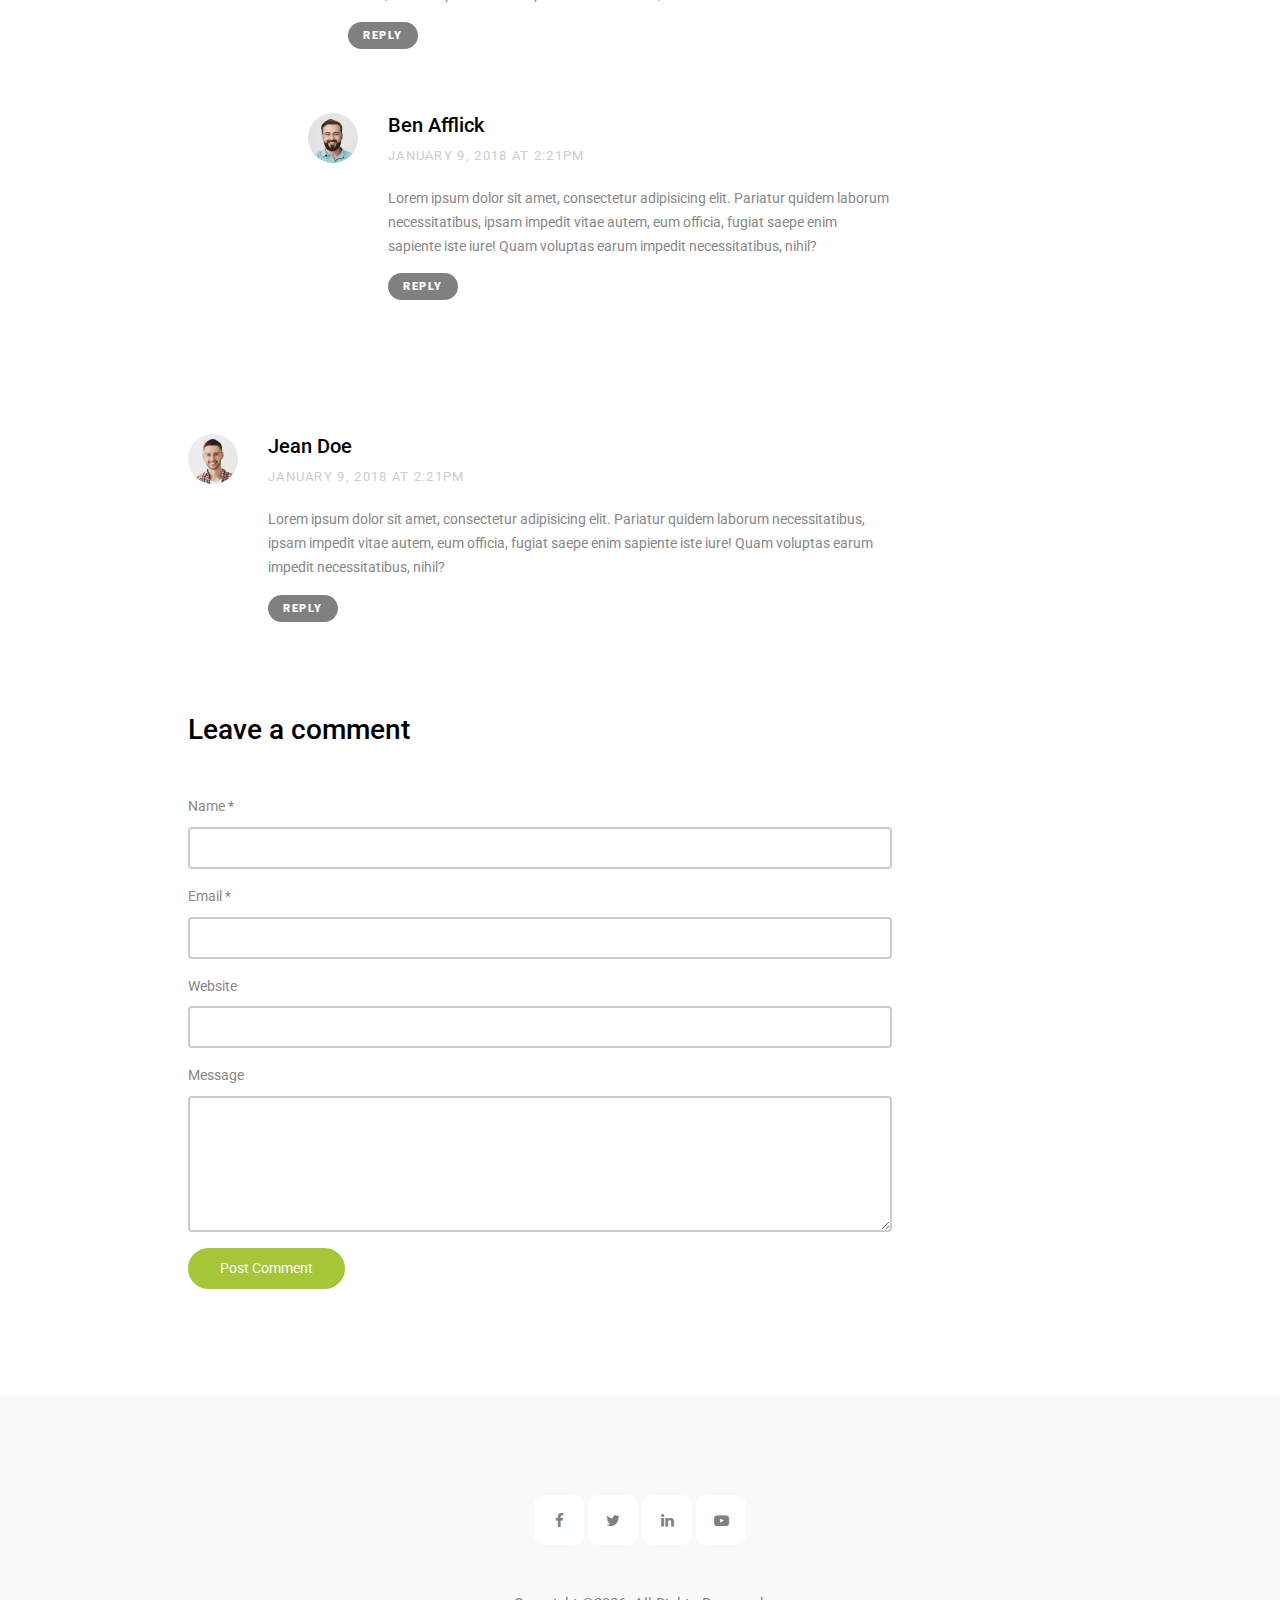
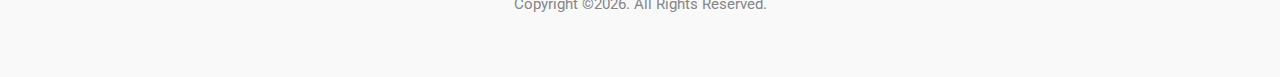
<file: single.html>
<!doctype html>
<html lang="en">
<head>
  <meta charset="utf-8">
  <meta name="viewport" content="width=device-width, initial-scale=1, shrink-to-fit=no">
  <meta name="author" content="Untree.co">
  <link rel="shortcut icon" href="favicon.png">

  <meta name="description" content="" />
  <meta name="keywords" content="bootstrap, bootstrap4" />


  <link href="https://fonts.googleapis.com/css?family=Roboto:400,700,900&display=swap" rel="stylesheet">
  
  <link rel="stylesheet" href="css/bootstrap.min.css">
  <link rel="stylesheet" href="css/owl.carousel.min.css">
  <link rel="stylesheet" href="css/owl.theme.default.min.css">
  <link rel="stylesheet" href="fonts/icomoon/style.css">
  <link rel="stylesheet" href="fonts/flaticon/font/flaticon.css">
  <link rel="stylesheet" href="css/jquery.fancybox.min.css">
  <link rel="stylesheet" href="css/aos.css">
  <link rel="stylesheet" href="css/style.css">

  <title>Story Free HTML Template by Untree.co</title>
</head>
<body>


  <div class="site-mobile-menu site-navbar-target">
    <div class="site-mobile-menu-header">
      <div class="site-mobile-menu-close">
        <span class="icofont-close js-menu-toggle"></span>
      </div>
    </div>
    <div class="site-mobile-menu-body"></div>
  </div>

  
  <div class="site-mobile-menu site-navbar-target">
      <div class="site-mobile-menu-header">
        <div class="site-mobile-menu-close">
          <span class="icofont-close js-menu-toggle"></span>
        </div>
      </div>
      <div class="site-mobile-menu-body"></div>
    </div>
    
    <div class="container">


      <nav class="site-nav">
        <div class="row justify-content-between align-items-center">
          <div class="d-none d-lg-block col-lg-3 top-menu">
            <a href="#" class="d-inline-flex align-items-center"><span class="icon-facebook mr-2"></span></a>
            <a href="#" class="d-inline-flex align-items-center"><span class="icon-twitter mr-2"></span></a>
            <a href="#" class="d-inline-flex align-items-center"><span class="icon-instagram mr-2"></span></a>
          </div>
          <div class="col-3 col-md-6 col-lg-6 text-lg-center logo">
            <a href="index.html">Story<span class="text-primary">.</span> </a>
          </div>
          <div class="col-9 col-md-6 col-lg-3 text-right top-menu">

            <div class="d-inline-flex align-items-center">
              <div class="search-wrap">
              <a href="#" class="d-inline-flex align-items-center js-search-toggle"><span class="icon-search2 mr-2"></span><span>Search</span></a>

              <form action="#" class="d-flex">
                <input type="search" id="s" class="form-control" placeholder="Enter keyword and hit enter...">                  
              </form>

              </div>

              <span class="mx-2 d-inline-block d-lg-none"></span>
              
              <a href="#" class="d-inline-flex align-items-center d-inline-block d-lg-none"><span class="icon-facebook mr-2"></span></a>
              <a href="#" class="d-inline-flex align-items-center d-inline-block d-lg-none"><span class="icon-twitter mr-2"></span></a>
              <a href="#" class="d-inline-flex align-items-center d-inline-block d-lg-none"><span class="icon-instagram mr-2"></span></a>


              <a href="#" class="burger ml-3 site-menu-toggle js-menu-toggle d-inline-block d-lg-none" data-toggle="collapse" data-target="#main-navbar">
                <span></span>
              </a>

              
            </div>
            
            

          </div>
        </div>
        <div class="d-none d-lg-block row align-items-center py-3">
          
          
          <div class="col-12 col-sm-12 col-lg-12 site-navigation text-center">
            <ul class="js-clone-nav d-none d-lg-inline-block text-left site-menu">
              <li><a href="index.html">Business</a></li>
              <li><a href="index.html">Sports</a></li>
              <li class="has-children">
                <a href="#">Pages</a>
                <ul class="dropdown">
                  <li><a href="portfolio.html">Portfolio</a></li>
                  <li class="active"><a href="single.html">Single</a></li>
                  <li><a href="about.html">About Us</a></li>
                  <li><a href="contact.html">Contact Us</a></li>
                  <li><a href="#">Categories</a></li>
                  <li class="has-children">
                    <a href="#">Menu Two</a>
                    <ul class="dropdown">
                      <li><a href="#">Sub Menu One</a></li>
                      <li><a href="#">Sub Menu Two</a></li>
                      <li><a href="#">Sub Menu Three</a></li>
                    </ul>
                  </li>
                  <li><a href="#">Menu Three</a></li>
                </ul>
              </li>
              <li><a href="elements.html">Elements</a></li>
              
              <li><a href="contact.html">Contact us</a></li>
            </ul>

          </div>

        </div>  
      </nav> <!-- END nav -->

    </div> <!-- END container -->


    <div class="featured-post single-article">
      <div class="container">
        <div class="post-slide single-page" style="background-image: url('images/img_h_7.jpg');">
          <div class="text-wrap pb-5">
            <div class="share">
              <ul class="list-unstyled">
                <li><a href="#"><span class="icon-facebook"></span></a></li>
                <li><a href="#"><span class="icon-twitter"></span></a></li>
                <li><a href="#"><span class="icon-pinterest"></span></a></li>
              </ul>
            </div>
            <h2 class="text-black">Far far away behind the Word Mountains far from Away</h2>
            <div class="meta">
              <span>May 10, 2020</span>
              <span>&bullet;</span>
              <span>5 mins read</span>
            </div>
          </div>
        </div> <!-- .post-slide -->

      </div>
    </div>

    
    <div class="container article">
      <div class="row justify-content-center align-items-stretch">
        
        <article class="col-lg-8 order-lg-2 px-lg-5">
          <p>Far far away, behind the word mountains, far from the countries Vokalia and Consonantia, there live the blind texts. Separated they live in Bookmarksgrove right at the coast of the Semantics, a large language ocean.</p>

          <p>A small river named Duden flows by their place and supplies it with the necessary regelialia. It is a paradisematic country, in which roasted parts of sentences fly into your mouth.</p>

          <h3>Even the all-powerful...</h3>
          <p>Even the all-powerful Pointing has no control about the blind texts it is an almost unorthographic life One day however a small line of blind text by the name of Lorem Ipsum decided to leave for the far World of Grammar.</p>

          <p>The Big Oxmox advised her not to do so, because there were thousands of bad Commas, wild Question Marks and devious Semikoli, but the Little Blind Text didn’t listen. She packed her seven versalia, put her initial into the belt and made herself on the way.</p>

          <p>When she reached the first hills of the Italic Mountains, she had a last view back on the skyline of her hometown Bookmarksgrove, the headline of Alphabet Village and the subline of her own road, the Line Lane. Pityful a rethoric question ran over her cheek, then she continued her way.</p>

          <h3>On her way she met a copy</h3>
          <p>Separated they live in Bookmarksgrove right at the coast of the Semantics, a large language ocean.</p>
          <p>A small river named Duden flows by their place and supplies it with the necessary regelialia.</p>
          <p>And if she hasn’t been rewritten, then they are still using her.
          On her way she met a copy. The copy warned the Little Blind Text, that where it came from it would have been rewritten a thousand times and everything that was left from its origin would be the word "and" and the Little Blind Text should turn around and return to its own, safe country. </p>

          <p>But nothing the copy said could convince her and so it didn’t take long until a few insidious Copy Writers ambushed her, made her drunk with Longe and Parole and dragged her into their agency, where they abused her for their.</p>

          <p>Separated they live in Bookmarksgrove right at the coast of the Semantics, a large language ocean.A small river named Duden flows by their place and supplies it with the necessary regelialia.And if she hasn’t been rewritten, then they are still using her.</p>



          <div class="pt-5 categories_tags ">
                <p>Categories:  <a href="#">Design</a>, <a href="#">Events</a>  Tags: <a href="#">#html</a>, <a href="#">#trends</a></p>
              </div>

              <div class="post-single-navigation d-flex align-items-stretch">
                <a href="#" class="mr-auto w-50 pr-4">
                  <span class="d-block">Previous Post</span>
                  A Mounteering Guide For Beginners
                </a>
                <a href="#" class="ml-auto w-50 text-right pl-4">
                  <span class="d-block">Next Post</span>
                  12 Creative Designers Share Ideas About Web Design
                </a>
              </div>


            <div class="pt-5">
              <h3 class="mb-5">6 Comments</h3>
              <ul class="comment-list">
                <li class="comment">
                  <div class="vcard bio">
                    <img src="images/person_6.jpg" alt="Image placeholder">
                  </div>
                  <div class="comment-body">
                    <h3>Irish Smith</h3>
                    <div class="meta">January 9, 2018 at 2:21pm</div>
                    <p>Lorem ipsum dolor sit amet, consectetur adipisicing elit. Pariatur quidem laborum necessitatibus, ipsam impedit vitae autem, eum officia, fugiat saepe enim sapiente iste iure! Quam voluptas earum impedit necessitatibus, nihil?</p>
                    <p><a href="#" class="reply">Reply</a></p>
                  </div>
                </li>

                <li class="comment">
                  <div class="vcard bio">
                    <img src="images/person_5.jpg" alt="Image placeholder">
                  </div>
                  <div class="comment-body">
                    <h3>Christine Stewart</h3>
                    <div class="meta">January 9, 2018 at 2:21pm</div>
                    <p>Lorem ipsum dolor sit amet, consectetur adipisicing elit. Pariatur quidem laborum necessitatibus, ipsam impedit vitae autem, eum officia, fugiat saepe enim sapiente iste iure! Quam voluptas earum impedit necessitatibus, nihil?</p>
                    <p><a href="#" class="reply">Reply</a></p>
                  </div>

                  <ul class="children">
                    <li class="comment">
                      <div class="vcard bio">
                        <img src="images/person_4.jpg" alt="Image placeholder">
                      </div>
                      <div class="comment-body">
                        <h3>Chintan Patel</h3>
                        <div class="meta">January 9, 2018 at 2:21pm</div>
                        <p>Lorem ipsum dolor sit amet, consectetur adipisicing elit. Pariatur quidem laborum necessitatibus, ipsam impedit vitae autem, eum officia, fugiat saepe enim sapiente iste iure! Quam voluptas earum impedit necessitatibus, nihil?</p>
                        <p><a href="#" class="reply">Reply</a></p>
                      </div>


                      <ul class="children">
                        <li class="comment">
                          <div class="vcard bio">
                            <img src="images/person_3.jpg" alt="Image placeholder">
                          </div>
                          <div class="comment-body">
                            <h3>John Doe</h3>
                            <div class="meta">January 9, 2018 at 2:21pm</div>
                            <p>Lorem ipsum dolor sit amet, consectetur adipisicing elit. Pariatur quidem laborum necessitatibus, ipsam impedit vitae autem, eum officia, fugiat saepe enim sapiente iste iure! Quam voluptas earum impedit necessitatibus, nihil?</p>
                            <p><a href="#" class="reply">Reply</a></p>
                          </div>

                            <ul class="children">
                              <li class="comment">
                                <div class="vcard bio">
                                  <img src="images/person_2.jpg" alt="Image placeholder">
                                </div>
                                <div class="comment-body">
                                  <h3>Ben Afflick</h3>
                                  <div class="meta">January 9, 2018 at 2:21pm</div>
                                  <p>Lorem ipsum dolor sit amet, consectetur adipisicing elit. Pariatur quidem laborum necessitatibus, ipsam impedit vitae autem, eum officia, fugiat saepe enim sapiente iste iure! Quam voluptas earum impedit necessitatibus, nihil?</p>
                                  <p><a href="#" class="reply">Reply</a></p>
                                </div>
                              </li>
                            </ul>
                        </li>
                      </ul>
                    </li>
                  </ul>
                </li>

                <li class="comment">
                  <div class="vcard bio">
                    <img src="images/person_1.jpg" alt="Image placeholder">
                  </div>
                  <div class="comment-body">
                    <h3>Jean Doe</h3>
                    <div class="meta">January 9, 2018 at 2:21pm</div>
                    <p>Lorem ipsum dolor sit amet, consectetur adipisicing elit. Pariatur quidem laborum necessitatibus, ipsam impedit vitae autem, eum officia, fugiat saepe enim sapiente iste iure! Quam voluptas earum impedit necessitatibus, nihil?</p>
                    <p><a href="#" class="reply">Reply</a></p>
                  </div>
                </li>
              </ul>
              <!-- END comment-list -->
              
              <div class="comment-form-wrap pt-5">
                <h3 class="mb-5">Leave a comment</h3>
                <form action="#" class="">
                  <div class="form-group">
                    <label for="name">Name *</label>
                    <input type="text" class="form-control" id="name">
                  </div>
                  <div class="form-group">
                    <label for="email">Email *</label>
                    <input type="email" class="form-control" id="email">
                  </div>
                  <div class="form-group">
                    <label for="website">Website</label>
                    <input type="url" class="form-control" id="website">
                  </div>

                  <div class="form-group">
                    <label for="message">Message</label>
                    <textarea name="message" id="message" cols="30" rows="5" class="form-control"></textarea>
                  </div>
                  <div class="form-group">
                    <input type="submit" value="Post Comment" class="btn btn-primary btn-md">
                  </div>

                </form>
              </div>
            </div>
            

        </article>

        <div class="col-md-12 col-lg-1 order-lg-1">
          <div class="share sticky-top">
            <h3>Share</h3>
            <ul class="list-unstyled share-article">
              <li><a href="#"><span class="icon-facebook"></span></a></li>
              <li><a href="#"><span class="icon-twitter"></span></a></li>
              <li><a href="#"><span class="icon-pinterest"></span></a></li>
            </ul>
          </div>
        </div>
        <div class="col-lg-3 mb-5 mb-lg-0 order-lg-3">

          <div class="mb-4">
            <a href="https://vimeo.com/342333493" data-fancybox class="video-wrap">
              <span class="play-wrap"><span class="icon-play"></span></span>
              <img src="images/img_h_5.jpg" alt="Image" class="img-fluid rounded">
            </a>
          </div>  

          <div class="share floating-block sticky-top">
            
              <h2 class="mb-3 text-black">Subscribe to Newsletter</h2>
              <p>Far far away behind the word mountains far from.</p>
              <form action="#">
                <input type="email" class="form-control mb-2" placeholder="Enter email">
                <input type="submit" value="Subscribe" class="btn btn-primary btn-block">
              </form>
          </div>
        </div>
      </div>
    </div>
    

    <div class="site-footer">
      <div class="container">
        <div class="row justify-content-center copyright">

          <div class="col-lg-7 text-center">
            
            <div class="widget">
              <ul class="social list-unstyled">
                <li><a href="#"><span class="icon-facebook"></span></a></li>
                <li><a href="#"><span class="icon-twitter"></span></a></li>
                <li><a href="#"><span class="icon-linkedin"></span></a></li>
                <li><a href="#"><span class="icon-youtube-play"></span></a></li>
              </ul>
            </div>

            <div class="widget">
                <p>Copyright &copy;<script>document.write(new Date().getFullYear());</script>. All Rights Reserved. 
                </p>
            </div>

          </div>

          
      </div>

    <div id="overlayer"></div>
    <div class="loader">
      <div class="spinner-border" role="status">
        <span class="sr-only">Loading...</span>
      </div>
    </div>

    <script src="js/jquery-3.4.1.min.js"></script>
    <script src="js/popper.min.js"></script>
    <script src="js/bootstrap.min.js"></script>
    <script src="js/owl.carousel.min.js"></script>
    <script src="js/aos.js"></script>
    <script src="js/imagesloaded.pkgd.js"></script>
    <script src="js/isotope.pkgd.min.js"></script>
    <script src="js/jquery.animateNumber.min.js"></script>
    <script src="js/jquery.waypoints.min.js"></script>
    <script src="js/jquery.fancybox.min.js"></script>
    <script src="js/custom.js"></script>

    
  </body>
  </html>
</file>
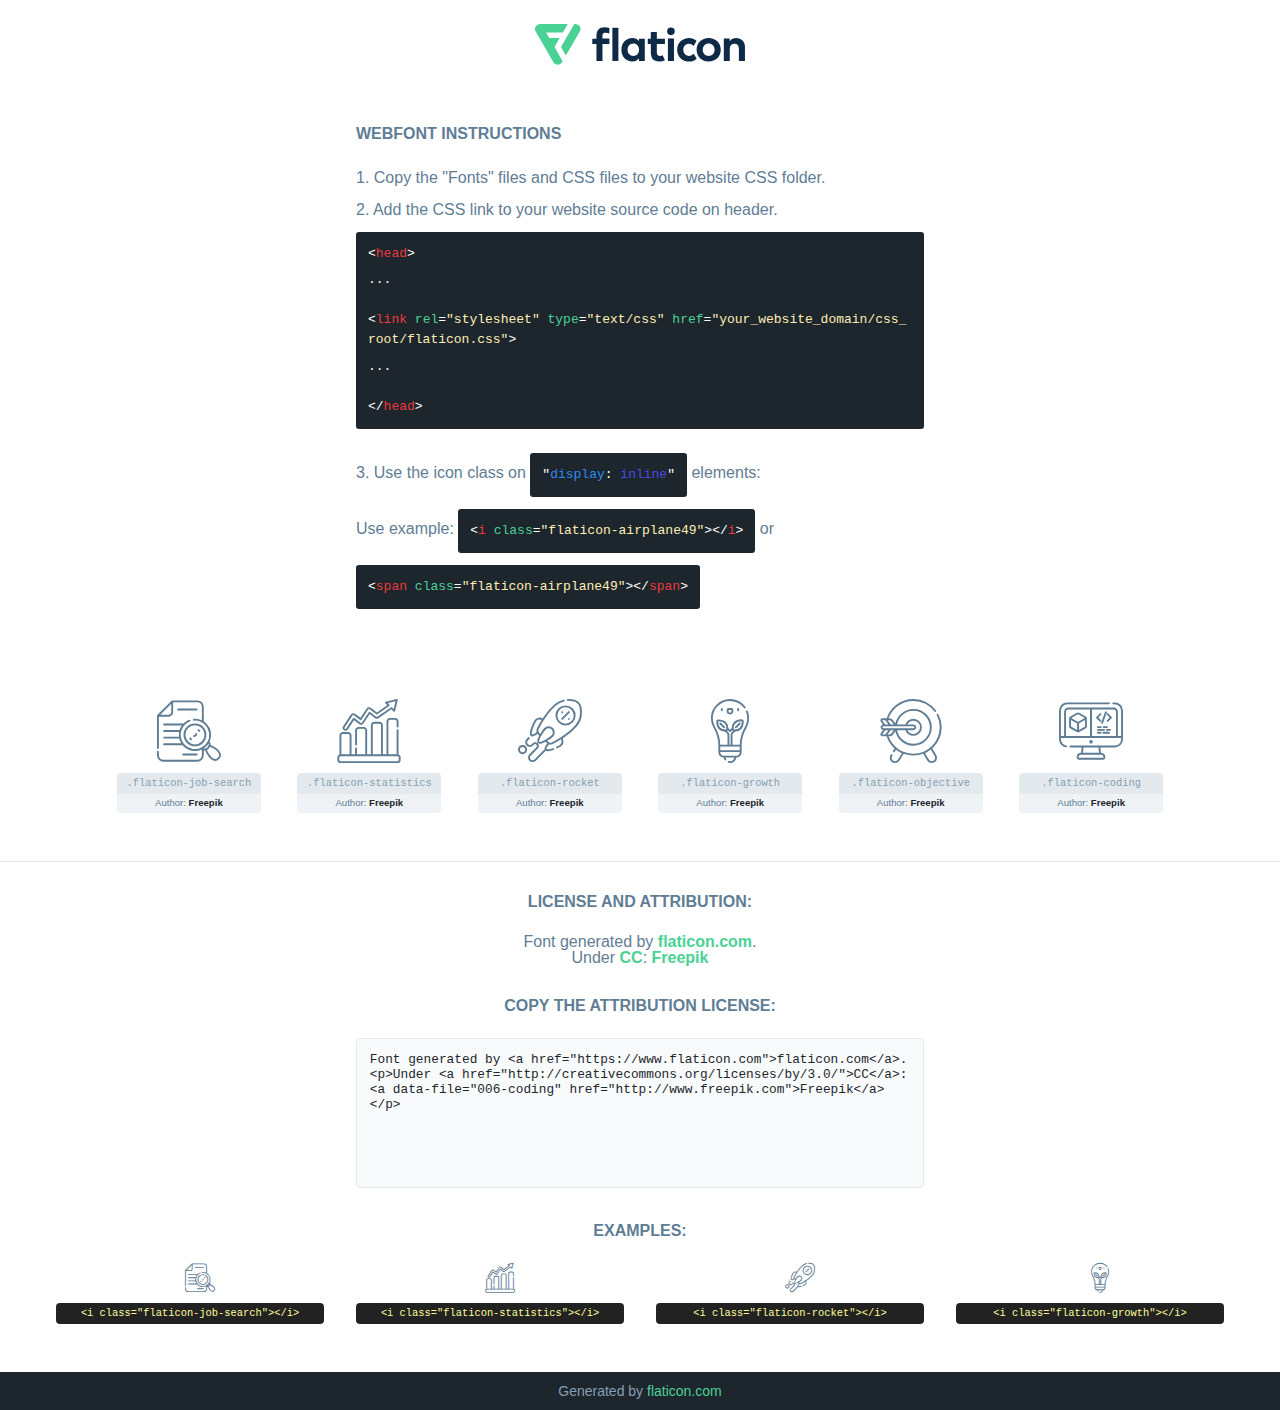
<file: fonts/flaticon/font/flaticon.html>
<!DOCTYPE html>
<!--
  Flaticon icon font: Flaticon
  Creation date: 19/01/2021 11:09
-->
<html>

<head>
    <title>Flaticon Webfont</title>
    <link rel="stylesheet" type="text/css" href="flaticon.css">
    <meta charset="UTF-8">
    <style>
    html, body, div, span, applet, object, iframe,
    h1, h2, h3, h4, h5, h6, p, blockquote, pre,
    a, abbr, acronym, address, big, cite, code,
    del, dfn, em, img, ins, kbd, q, s, samp,
    small, strike, strong, sub, sup, tt, var,
    b, u, i, center,
    dl, dt, dd, ol, ul, li,
    fieldset, form, label, legend,
    table, caption, tbody, tfoot, thead, tr, th, td,
    article, aside, canvas, details, embed,
    figure, figcaption, footer, header, hgroup,
    menu, nav, output, ruby, section, summary,
    time, mark, audio, video {
        margin: 0;
        padding: 0;
        border: 0;
        font-size: 100%;
        font: inherit;
        vertical-align: baseline;
    }
    /* HTML5 display-role reset for older browsers */
    article, aside, details, figcaption, figure,
    footer, header, hgroup, menu, nav, section {
        display: block;
    }
    body {
        line-height: 1;
    }
    ol, ul {
        list-style: none;
    }
    blockquote, q {
        quotes: none;
    }
    blockquote:before, blockquote:after,
    q:before, q:after {
        content: '';
        content: none;
    }
    table {
        border-collapse: collapse;
        border-spacing: 0;
    }
    body {
        font-family: Helvetica, Arial, sans-serif;
        font-size: 16px;
        color: #5f7d95;
    }
    a {
        color: #4AD295;
        font-weight: bold;
        text-decoration: none;
    }
    * {
        -moz-box-sizing: border-box;
        -webkit-box-sizing: border-box;
        box-sizing: border-box;
        margin: 0;
        padding: 0;
    }
    [class^="flaticon-"]:before, [class*=" flaticon-"]:before, [class^="flaticon-"]:after, [class*=" flaticon-"]:after {
        font-family: Flaticon;
        font-size: 30px;
        font-style: normal;
        margin-left: 20px;
        color: #333;
    }
    .wrapper {
        max-width: 600px;
        margin: auto;
        padding: 0 1em;
    }
    .title {
        margin-bottom: 24px;
        text-transform: uppercase;
        font-weight: bold;
    }
    header {
        text-align: center;
        padding: 24px;
    }
    header .logo {
        width: 210px;
        height: auto;
        border: none;
        display: inline-block;
    }
    header strong {
        font-size: 28px;
        font-weight: 500;
        vertical-align: middle;
    }
    .demo {
        margin: 2em auto;
        line-height: 1.25em;
    }
    .demo ul li {
        margin-bottom: 12px;
    }
    .demo ul li code {
        background-color: #1D262D;
        border-radius: 3px;
        padding: 12px;
        display: inline-block;
        color: #fff;
        font-family: Consolas,Monaco,Lucida Console,Liberation Mono,DejaVu Sans Mono,Bitstream Vera Sans Mono,Courier New, monospace;
        font-weight: lighter;
        margin-top: 12px;
        font-size: 13px;
        word-break: break-all;
    }
    .demo ul li code .red {
        color: #EC3A3B;
    }
    .demo ul li code .green {
        color: #4AD295;
    }
    .demo ul li code .yellow {
        color: #FFEEB6;
    }
    .demo ul li code .blue {
        color: #2C8CF4;
    }
    .demo ul li code .purple {
        color: #4949E7;
    }
    .demo ul li code .dots {
        margin-top: 0.5em;
        display: block;
    }
    #glyphs {
        border-bottom: 1px solid #E3E9ED;
        padding: 2em 0;
        text-align: center;
    }
    .glyph {
        display: inline-block;
        width: 9em;
        margin: 1em;
        text-align: center;
        vertical-align: top;
        background: #FFF;
    }
    .glyph .glyph-icon {
        padding: 10px;
        display: block;
        font-family:"Flaticon";
        font-size: 64px;
        line-height: 1;
    }
    .glyph .glyph-icon:before {
        font-size: 64px;
        color: #5f7d95;
        margin-left: 0;
    }
    .class-name {
        font-size: 0.65em;
        background-color: #E3E9ED;
        color: #869FB2;
        border-radius: 4px 4px 0 0;
        padding: 0.5em;
        font-family: Consolas,Monaco,Lucida Console,Liberation Mono,DejaVu Sans Mono,Bitstream Vera Sans Mono,Courier New, monospace;
    }
    .author-name {
        font-size: 0.6em;
        background-color: #EFF3F6;
        border-top: 0;
        border-radius: 0 0 4px 4px;
        padding: 0.5em;
    }
    .author-name a {
        color: #1D262D;
    }
    .class-name:last-child {
        font-size: 10px;
        color:#888;
    }
    .class-name:last-child a {
        font-size: 10px;
        color:#555;
    }
    .glyph > input {
        display: block;
        width: 100px;
        margin: 5px auto;
        text-align: center;
        font-size: 12px;
        cursor: text;
    }
    .glyph > input.icon-input {
        font-family:"Flaticon";
        font-size: 16px;
        margin-bottom: 10px;
    }
    .attribution .title {
        margin-top: 2em;
    }
    .attribution textarea {
        background-color: #F8FAFB;
        color: #1D262D;
        padding: 1em;
        border: none;
        box-shadow: none;
        border: 1px solid #E3E9ED;
        border-radius: 4px;
        resize: none;
        width: 100%;
        height: 150px;
        font-size: 0.8em;
        font-family: Consolas,Monaco,Lucida Console,Liberation Mono,DejaVu Sans Mono,Bitstream Vera Sans Mono,Courier New, monospace;
        -webkit-appearance: none;
    }
    .attribution textarea:hover {
        border-color: #CFD9E0;
    }
    .attribution textarea:focus {
        border-color: #4AD295;
    }
    .iconsuse {
        margin: 2em auto;
        text-align: center;
        max-width: 1200px;
    }
    .iconsuse:after {
        content: '';
        display: table;
        clear: both;
    }
    .iconsuse .image {
        float: left;
        width: 25%;
        padding: 0 1em;
    }
    .iconsuse .image p {
        margin-bottom: 1em;
    }
    .iconsuse .image span {
        display: block;
        font-size: 0.65em;
        background-color: #222;
        color: #fff;
        border-radius: 4px;
        padding: 0.5em;
        color: #FFFF99;
        margin-top: 1em;
        font-family: Consolas,Monaco,Lucida Console,Liberation Mono,DejaVu Sans Mono,Bitstream Vera Sans Mono,Courier New, monospace;
    }
    .glyph-icon:before {
        color: #5f7d95;
    }
    #footer {
        text-align: center;
        background-color: #1D262D;
        color: #869FB2;
        padding: 12px;
        font-size: 14px;
    }
    #footer a {
        font-weight: normal;
    }
    @media (max-width: 960px) {
        .iconsuse .image {
            width: 50%;
        }
    }
    </style>
</head>

<body class="characters-off">

    <header>
        <a href="https://www.flaticon.com/" target="_blank" class="logo">
            <svg xmlns="http://www.w3.org/2000/svg" viewBox="0 0 394.3 76.5"><path d="M156.6,69.4H145.3V7.1h11.3Z" style="fill:#0e2a47"/><path d="M206.2,69.4h-11V64.8a15.4,15.4,0,0,1-12.6,5.7c-11.6,0-20.3-9.5-20.3-22.1s8.8-22.1,20.3-22.1a15.4,15.4,0,0,1,12.6,5.8V27.5h11Zm-32.4-21c0,6.4,4.2,11.6,10.8,11.6s10.8-4.9,10.8-11.6-4.4-11.6-10.8-11.6S173.9,42,173.9,48.4Z" style="fill:#0e2a47"/><path d="M262.5,13.7a7.2,7.2,0,0,1-14.4,0,7.2,7.2,0,1,1,14.4,0ZM261,69.4H249.6v-42H261Z" style="fill:#0e2a47"/><path id="_Trazado_" data-name="&lt;Trazado&gt;" d="M139.6,17.8a16.6,16.6,0,0,0-8-1.4c-3.2.4-4.9,2-4.9,5.9v5.1h13V37.5h-13v32H115.4v-32h-7.8v-10h7.8V22.2c0-9.9,5.2-16.3,15-16.3a23.4,23.4,0,0,1,9.3,1.8Z" style="fill:#0e2a47"/><path d="M235.1,60c-3.5,0-6.3-1.9-6.3-7.1V37.5H244v-10H228.8V15H217.5V27.5h-5.7v10h5.7V53.7c0,10.9,5.3,16.8,15.7,16.8A22.9,22.9,0,0,0,244,68l-4.3-9.1A12.3,12.3,0,0,1,235.1,60Z" style="fill:#0e2a47"/><path d="M348.9,48.4c0,12.6-9.7,22.1-22.7,22.1s-22.7-9.4-22.7-22.1,9.6-22.1,22.7-22.1S348.9,35.8,348.9,48.4Zm-33.9,0c0,6.8,4.8,11.6,11.1,11.6s11.2-4.8,11.2-11.6-4.8-11.6-11.2-11.6S315.1,41.6,315.1,48.4Z" style="fill:#0e2a47"/><path d="M394.3,42.7V69.4H382.9V46.3c0-6.1-3-9.4-8.2-9.4s-8.9,3.2-8.9,9.5v23H354.6v-42h11v4.9c3-4.5,7.6-6.1,12.3-6.1C387.5,26.3,394.3,33,394.3,42.7Z" style="fill:#0e2a47"/><path d="M298,55.7h0a12.4,12.4,0,0,1-8.2,4.2h-.9l-1.8-.2a10,10,0,0,1-7.4-5.6,13.2,13.2,0,0,1-1.2-5.8,13,13,0,0,1,1.3-5.9,10.1,10.1,0,0,1,7.5-5.5h2.4a11.7,11.7,0,0,1,8.3,4.2l5.5-9.6a19.9,19.9,0,0,0-8.1-4.3,23.4,23.4,0,0,0-6.1-.8,25.2,25.2,0,0,0-7.5,1.1,20.9,20.9,0,0,0-8,4.6,21.9,21.9,0,0,0-6.8,16.4,21.9,21.9,0,0,0,6.7,16.3,20.9,20.9,0,0,0,8,4.6,25.2,25.2,0,0,0,7.7,1.2,23.6,23.6,0,0,0,6.2-.8,20,20,0,0,0,8.1-4.4Z" style="fill:#0e2a47"/><path d="M46.3,26.5H26.9L20.8,16H52.4L61.6,0H9.4A9.3,9.3,0,0,0,1.3,4.7a9.3,9.3,0,0,0,0,9.4L34.6,71.8a9.4,9.4,0,0,0,16.2,0l1.1-1.9L36.6,43.3Z" style="fill:#4ad295"/><path d="M84.2,4.7A9.3,9.3,0,0,0,76.1,0H73.8l-25,43.3,9.2,16L84.2,14A9.3,9.3,0,0,0,84.2,4.7Z" style="fill:#4ad295"/></svg>
        </a>
    </header>

    <section class="demo wrapper">

        <p class="title">Webfont Instructions</p>

        <ul>
            <li>
                <span class="num">1. </span>Copy the "Fonts" files and CSS files to your website CSS folder.
            </li>
            <li>
                <span class="num">2. </span>Add the CSS link to your website source code on header.
                <code class="big">
                    &lt;<span class="red">head</span>&gt;
                    <br/><span class="dots">...</span>
                    <br/>&lt;<span class="red">link</span> <span class="green">rel</span>=<span class="yellow">"stylesheet"</span> <span class="green">type</span>=<span class="yellow">"text/css"</span> <span class="green">href</span>=<span class="yellow">"your_website_domain/css_root/flaticon.css"</span>&gt;
                    <br/><span class="dots">...</span>
                    <br/>&lt;/<span class="red">head</span>&gt;
                </code>
            </li>

            <li>
                <p>
                    <span class="num">3. </span>Use the icon class on <code>"<span class="blue">display</span>:<span class="purple"> inline</span>"</code> elements:
                    <br />
                    Use example: <code>&lt;<span class="red">i</span> <span class="green">class</span>=<span class="yellow">&quot;flaticon-airplane49&quot;</span>&gt;&lt;/<span class="red">i</span>&gt;</code> or <code>&lt;<span class="red">span</span> <span class="green">class</span>=<span class="yellow">&quot;flaticon-airplane49&quot;</span>&gt;&lt;/<span class="red">span</span>&gt;</code>
            </li>
        </ul>

    </section>




   <section id="glyphs">          
    
      
        <div class="glyph"><div class="glyph-icon flaticon-job-search"></div>
            <div class="class-name">.flaticon-job-search</div>
            <div class="author-name">Author: <a data-file="001-job-search" href="http://www.freepik.com">Freepik</a> </div> 
        </div>        
        
        <div class="glyph"><div class="glyph-icon flaticon-statistics"></div>
            <div class="class-name">.flaticon-statistics</div>
            <div class="author-name">Author: <a data-file="002-statistics" href="http://www.freepik.com">Freepik</a> </div> 
        </div>        
        
        <div class="glyph"><div class="glyph-icon flaticon-rocket"></div>
            <div class="class-name">.flaticon-rocket</div>
            <div class="author-name">Author: <a data-file="003-rocket" href="http://www.freepik.com">Freepik</a> </div> 
        </div>        
        
        <div class="glyph"><div class="glyph-icon flaticon-growth"></div>
            <div class="class-name">.flaticon-growth</div>
            <div class="author-name">Author: <a data-file="004-growth" href="http://www.freepik.com">Freepik</a> </div> 
        </div>        
        
        <div class="glyph"><div class="glyph-icon flaticon-objective"></div>
            <div class="class-name">.flaticon-objective</div>
            <div class="author-name">Author: <a data-file="005-objective" href="http://www.freepik.com">Freepik</a> </div> 
        </div>        
        
        <div class="glyph"><div class="glyph-icon flaticon-coding"></div>
            <div class="class-name">.flaticon-coding</div>
            <div class="author-name">Author: <a data-file="006-coding" href="http://www.freepik.com">Freepik</a> </div> 
        </div>        
        

    </section>



    <section class="attribution wrapper"   style="text-align:center;">

      <div class="title">License and attribution:</div><div class="attrDiv">Font generated by <a href="https://www.flaticon.com">flaticon.com</a>. <div><p>Under <a href="http://creativecommons.org/licenses/by/3.0/">CC</a>: <a data-file="006-coding" href="http://www.freepik.com">Freepik</a></p>  </div>
      </div>
      <div class="title">Copy the Attribution License:</div>

    <textarea onclick="this.focus();this.select();">Font generated by &lt;a href=&quot;https://www.flaticon.com&quot;&gt;flaticon.com&lt;/a&gt;. <p>Under <a href="http://creativecommons.org/licenses/by/3.0/">CC</a>: <a data-file="006-coding" href="http://www.freepik.com">Freepik</a></p>  
     </textarea>

    </section>

    <section class="iconsuse">

          <div class="title">Examples:</div>            
             
            <div class="image">
                <p>
                    <i class="glyph-icon flaticon-job-search"></i> 
                    <span>&lt;i class=&quot;flaticon-job-search&quot;&gt;&lt;/i&gt;</span>
                </p>
            </div>
            
            <div class="image">
                <p>
                    <i class="glyph-icon flaticon-statistics"></i> 
                    <span>&lt;i class=&quot;flaticon-statistics&quot;&gt;&lt;/i&gt;</span>
                </p>
            </div>
            
            <div class="image">
                <p>
                    <i class="glyph-icon flaticon-rocket"></i> 
                    <span>&lt;i class=&quot;flaticon-rocket&quot;&gt;&lt;/i&gt;</span>
                </p>
            </div>
            
            <div class="image">
                <p>
                    <i class="glyph-icon flaticon-growth"></i> 
                    <span>&lt;i class=&quot;flaticon-growth&quot;&gt;&lt;/i&gt;</span>
                </p>
            </div>
                       
        </div>
                            
    </section>

<div id="footer">
    <div>Generated by <a href="https://www.flaticon.com">flaticon.com</a>
    </div>
</div>



</body>
</html>
</file>
<file: fonts/icomoon/style.css>
@font-face {
  font-family: 'icomoon';
  src:  url('fonts/icomoon.eot?10si43');
  src:  url('fonts/icomoon.eot?10si43#iefix') format('embedded-opentype'),
    url('fonts/icomoon.ttf?10si43') format('truetype'),
    url('fonts/icomoon.woff?10si43') format('woff'),
    url('fonts/icomoon.svg?10si43#icomoon') format('svg');
  font-weight: normal;
  font-style: normal;
}

[class^="icon-"], [class*=" icon-"] {
  /* use !important to prevent issues with browser extensions that change fonts */
  font-family: 'icomoon' !important;
  speak: none;
  font-style: normal;
  font-weight: normal;
  font-variant: normal;
  text-transform: none;
  line-height: 1;

  /* Better Font Rendering =========== */
  -webkit-font-smoothing: antialiased;
  -moz-osx-font-smoothing: grayscale;
}

.icon-asterisk:before {
  content: "\f069";
}
.icon-plus:before {
  content: "\f067";
}
.icon-question:before {
  content: "\f128";
}
.icon-minus:before {
  content: "\f068";
}
.icon-glass:before {
  content: "\f000";
}
.icon-music:before {
  content: "\f001";
}
.icon-search:before {
  content: "\f002";
}
.icon-envelope-o:before {
  content: "\f003";
}
.icon-heart:before {
  content: "\f004";
}
.icon-star:before {
  content: "\f005";
}
.icon-star-o:before {
  content: "\f006";
}
.icon-user:before {
  content: "\f007";
}
.icon-film:before {
  content: "\f008";
}
.icon-th-large:before {
  content: "\f009";
}
.icon-th:before {
  content: "\f00a";
}
.icon-th-list:before {
  content: "\f00b";
}
.icon-check:before {
  content: "\f00c";
}
.icon-close:before {
  content: "\f00d";
}
.icon-remove:before {
  content: "\f00d";
}
.icon-times:before {
  content: "\f00d";
}
.icon-search-plus:before {
  content: "\f00e";
}
.icon-search-minus:before {
  content: "\f010";
}
.icon-power-off:before {
  content: "\f011";
}
.icon-signal:before {
  content: "\f012";
}
.icon-cog:before {
  content: "\f013";
}
.icon-gear:before {
  content: "\f013";
}
.icon-trash-o:before {
  content: "\f014";
}
.icon-home:before {
  content: "\f015";
}
.icon-file-o:before {
  content: "\f016";
}
.icon-clock-o:before {
  content: "\f017";
}
.icon-road:before {
  content: "\f018";
}
.icon-download:before {
  content: "\f019";
}
.icon-arrow-circle-o-down:before {
  content: "\f01a";
}
.icon-arrow-circle-o-up:before {
  content: "\f01b";
}
.icon-inbox:before {
  content: "\f01c";
}
.icon-play-circle-o:before {
  content: "\f01d";
}
.icon-repeat:before {
  content: "\f01e";
}
.icon-rotate-right:before {
  content: "\f01e";
}
.icon-refresh:before {
  content: "\f021";
}
.icon-list-alt:before {
  content: "\f022";
}
.icon-lock:before {
  content: "\f023";
}
.icon-flag:before {
  content: "\f024";
}
.icon-headphones:before {
  content: "\f025";
}
.icon-volume-off:before {
  content: "\f026";
}
.icon-volume-down:before {
  content: "\f027";
}
.icon-volume-up:before {
  content: "\f028";
}
.icon-qrcode:before {
  content: "\f029";
}
.icon-barcode:before {
  content: "\f02a";
}
.icon-tag:before {
  content: "\f02b";
}
.icon-tags:before {
  content: "\f02c";
}
.icon-book:before {
  content: "\f02d";
}
.icon-bookmark:before {
  content: "\f02e";
}
.icon-print:before {
  content: "\f02f";
}
.icon-camera:before {
  content: "\f030";
}
.icon-font:before {
  content: "\f031";
}
.icon-bold:before {
  content: "\f032";
}
.icon-italic:before {
  content: "\f033";
}
.icon-text-height:before {
  content: "\f034";
}
.icon-text-width:before {
  content: "\f035";
}
.icon-align-left:before {
  content: "\f036";
}
.icon-align-center:before {
  content: "\f037";
}
.icon-align-right:before {
  content: "\f038";
}
.icon-align-justify:before {
  content: "\f039";
}
.icon-list:before {
  content: "\f03a";
}
.icon-dedent:before {
  content: "\f03b";
}
.icon-outdent:before {
  content: "\f03b";
}
.icon-indent:before {
  content: "\f03c";
}
.icon-video-camera:before {
  content: "\f03d";
}
.icon-image:before {
  content: "\f03e";
}
.icon-photo:before {
  content: "\f03e";
}
.icon-picture-o:before {
  content: "\f03e";
}
.icon-pencil:before {
  content: "\f040";
}
.icon-map-marker:before {
  content: "\f041";
}
.icon-adjust:before {
  content: "\f042";
}
.icon-tint:before {
  content: "\f043";
}
.icon-edit:before {
  content: "\f044";
}
.icon-pencil-square-o:before {
  content: "\f044";
}
.icon-share-square-o:before {
  content: "\f045";
}
.icon-check-square-o:before {
  content: "\f046";
}
.icon-arrows:before {
  content: "\f047";
}
.icon-step-backward:before {
  content: "\f048";
}
.icon-fast-backward:before {
  content: "\f049";
}
.icon-backward:before {
  content: "\f04a";
}
.icon-play:before {
  content: "\f04b";
}
.icon-pause:before {
  content: "\f04c";
}
.icon-stop:before {
  content: "\f04d";
}
.icon-forward:before {
  content: "\f04e";
}
.icon-fast-forward:before {
  content: "\f050";
}
.icon-step-forward:before {
  content: "\f051";
}
.icon-eject:before {
  content: "\f052";
}
.icon-chevron-left:before {
  content: "\f053";
}
.icon-chevron-right:before {
  content: "\f054";
}
.icon-plus-circle:before {
  content: "\f055";
}
.icon-minus-circle:before {
  content: "\f056";
}
.icon-times-circle:before {
  content: "\f057";
}
.icon-check-circle:before {
  content: "\f058";
}
.icon-question-circle:before {
  content: "\f059";
}
.icon-info-circle:before {
  content: "\f05a";
}
.icon-crosshairs:before {
  content: "\f05b";
}
.icon-times-circle-o:before {
  content: "\f05c";
}
.icon-check-circle-o:before {
  content: "\f05d";
}
.icon-ban:before {
  content: "\f05e";
}
.icon-arrow-left:before {
  content: "\f060";
}
.icon-arrow-right:before {
  content: "\f061";
}
.icon-arrow-up:before {
  content: "\f062";
}
.icon-arrow-down:before {
  content: "\f063";
}
.icon-mail-forward:before {
  content: "\f064";
}
.icon-share:before {
  content: "\f064";
}
.icon-expand:before {
  content: "\f065";
}
.icon-compress:before {
  content: "\f066";
}
.icon-exclamation-circle:before {
  content: "\f06a";
}
.icon-gift:before {
  content: "\f06b";
}
.icon-leaf:before {
  content: "\f06c";
}
.icon-fire:before {
  content: "\f06d";
}
.icon-eye:before {
  content: "\f06e";
}
.icon-eye-slash:before {
  content: "\f070";
}
.icon-exclamation-triangle:before {
  content: "\f071";
}
.icon-warning:before {
  content: "\f071";
}
.icon-plane:before {
  content: "\f072";
}
.icon-calendar:before {
  content: "\f073";
}
.icon-random:before {
  content: "\f074";
}
.icon-comment:before {
  content: "\f075";
}
.icon-magnet:before {
  content: "\f076";
}
.icon-chevron-up:before {
  content: "\f077";
}
.icon-chevron-down:before {
  content: "\f078";
}
.icon-retweet:before {
  content: "\f079";
}
.icon-shopping-cart:before {
  content: "\f07a";
}
.icon-folder:before {
  content: "\f07b";
}
.icon-folder-open:before {
  content: "\f07c";
}
.icon-arrows-v:before {
  content: "\f07d";
}
.icon-arrows-h:before {
  content: "\f07e";
}
.icon-bar-chart:before {
  content: "\f080";
}
.icon-bar-chart-o:before {
  content: "\f080";
}
.icon-twitter-square:before {
  content: "\f081";
}
.icon-facebook-square:before {
  content: "\f082";
}
.icon-camera-retro:before {
  content: "\f083";
}
.icon-key:before {
  content: "\f084";
}
.icon-cogs:before {
  content: "\f085";
}
.icon-gears:before {
  content: "\f085";
}
.icon-comments:before {
  content: "\f086";
}
.icon-thumbs-o-up:before {
  content: "\f087";
}
.icon-thumbs-o-down:before {
  content: "\f088";
}
.icon-star-half:before {
  content: "\f089";
}
.icon-heart-o:before {
  content: "\f08a";
}
.icon-sign-out:before {
  content: "\f08b";
}
.icon-linkedin-square:before {
  content: "\f08c";
}
.icon-thumb-tack:before {
  content: "\f08d";
}
.icon-external-link:before {
  content: "\f08e";
}
.icon-sign-in:before {
  content: "\f090";
}
.icon-trophy:before {
  content: "\f091";
}
.icon-github-square:before {
  content: "\f092";
}
.icon-upload:before {
  content: "\f093";
}
.icon-lemon-o:before {
  content: "\f094";
}
.icon-phone:before {
  content: "\f095";
}
.icon-square-o:before {
  content: "\f096";
}
.icon-bookmark-o:before {
  content: "\f097";
}
.icon-phone-square:before {
  content: "\f098";
}
.icon-twitter:before {
  content: "\f099";
}
.icon-facebook:before {
  content: "\f09a";
}
.icon-facebook-f:before {
  content: "\f09a";
}
.icon-github:before {
  content: "\f09b";
}
.icon-unlock:before {
  content: "\f09c";
}
.icon-credit-card:before {
  content: "\f09d";
}
.icon-feed:before {
  content: "\f09e";
}
.icon-rss:before {
  content: "\f09e";
}
.icon-hdd-o:before {
  content: "\f0a0";
}
.icon-bullhorn:before {
  content: "\f0a1";
}
.icon-bell-o:before {
  content: "\f0a2";
}
.icon-certificate:before {
  content: "\f0a3";
}
.icon-hand-o-right:before {
  content: "\f0a4";
}
.icon-hand-o-left:before {
  content: "\f0a5";
}
.icon-hand-o-up:before {
  content: "\f0a6";
}
.icon-hand-o-down:before {
  content: "\f0a7";
}
.icon-arrow-circle-left:before {
  content: "\f0a8";
}
.icon-arrow-circle-right:before {
  content: "\f0a9";
}
.icon-arrow-circle-up:before {
  content: "\f0aa";
}
.icon-arrow-circle-down:before {
  content: "\f0ab";
}
.icon-globe:before {
  content: "\f0ac";
}
.icon-wrench:before {
  content: "\f0ad";
}
.icon-tasks:before {
  content: "\f0ae";
}
.icon-filter:before {
  content: "\f0b0";
}
.icon-briefcase:before {
  content: "\f0b1";
}
.icon-arrows-alt:before {
  content: "\f0b2";
}
.icon-group:before {
  content: "\f0c0";
}
.icon-users:before {
  content: "\f0c0";
}
.icon-chain:before {
  content: "\f0c1";
}
.icon-link:before {
  content: "\f0c1";
}
.icon-cloud:before {
  content: "\f0c2";
}
.icon-flask:before {
  content: "\f0c3";
}
.icon-cut:before {
  content: "\f0c4";
}
.icon-scissors:before {
  content: "\f0c4";
}
.icon-copy:before {
  content: "\f0c5";
}
.icon-files-o:before {
  content: "\f0c5";
}
.icon-paperclip:before {
  content: "\f0c6";
}
.icon-floppy-o:before {
  content: "\f0c7";
}
.icon-save:before {
  content: "\f0c7";
}
.icon-square:before {
  content: "\f0c8";
}
.icon-bars:before {
  content: "\f0c9";
}
.icon-navicon:before {
  content: "\f0c9";
}
.icon-reorder:before {
  content: "\f0c9";
}
.icon-list-ul:before {
  content: "\f0ca";
}
.icon-list-ol:before {
  content: "\f0cb";
}
.icon-strikethrough:before {
  content: "\f0cc";
}
.icon-underline:before {
  content: "\f0cd";
}
.icon-table:before {
  content: "\f0ce";
}
.icon-magic:before {
  content: "\f0d0";
}
.icon-truck:before {
  content: "\f0d1";
}
.icon-pinterest:before {
  content: "\f0d2";
}
.icon-pinterest-square:before {
  content: "\f0d3";
}
.icon-google-plus-square:before {
  content: "\f0d4";
}
.icon-google-plus:before {
  content: "\f0d5";
}
.icon-money:before {
  content: "\f0d6";
}
.icon-caret-down:before {
  content: "\f0d7";
}
.icon-caret-up:before {
  content: "\f0d8";
}
.icon-caret-left:before {
  content: "\f0d9";
}
.icon-caret-right:before {
  content: "\f0da";
}
.icon-columns:before {
  content: "\f0db";
}
.icon-sort:before {
  content: "\f0dc";
}
.icon-unsorted:before {
  content: "\f0dc";
}
.icon-sort-desc:before {
  content: "\f0dd";
}
.icon-sort-down:before {
  content: "\f0dd";
}
.icon-sort-asc:before {
  content: "\f0de";
}
.icon-sort-up:before {
  content: "\f0de";
}
.icon-envelope:before {
  content: "\f0e0";
}
.icon-linkedin:before {
  content: "\f0e1";
}
.icon-rotate-left:before {
  content: "\f0e2";
}
.icon-undo:before {
  content: "\f0e2";
}
.icon-gavel:before {
  content: "\f0e3";
}
.icon-legal:before {
  content: "\f0e3";
}
.icon-dashboard:before {
  content: "\f0e4";
}
.icon-tachometer:before {
  content: "\f0e4";
}
.icon-comment-o:before {
  content: "\f0e5";
}
.icon-comments-o:before {
  content: "\f0e6";
}
.icon-bolt:before {
  content: "\f0e7";
}
.icon-flash:before {
  content: "\f0e7";
}
.icon-sitemap:before {
  content: "\f0e8";
}
.icon-umbrella:before {
  content: "\f0e9";
}
.icon-clipboard:before {
  content: "\f0ea";
}
.icon-paste:before {
  content: "\f0ea";
}
.icon-lightbulb-o:before {
  content: "\f0eb";
}
.icon-exchange:before {
  content: "\f0ec";
}
.icon-cloud-download:before {
  content: "\f0ed";
}
.icon-cloud-upload:before {
  content: "\f0ee";
}
.icon-user-md:before {
  content: "\f0f0";
}
.icon-stethoscope:before {
  content: "\f0f1";
}
.icon-suitcase:before {
  content: "\f0f2";
}
.icon-bell:before {
  content: "\f0f3";
}
.icon-coffee:before {
  content: "\f0f4";
}
.icon-cutlery:before {
  content: "\f0f5";
}
.icon-file-text-o:before {
  content: "\f0f6";
}
.icon-building-o:before {
  content: "\f0f7";
}
.icon-hospital-o:before {
  content: "\f0f8";
}
.icon-ambulance:before {
  content: "\f0f9";
}
.icon-medkit:before {
  content: "\f0fa";
}
.icon-fighter-jet:before {
  content: "\f0fb";
}
.icon-beer:before {
  content: "\f0fc";
}
.icon-h-square:before {
  content: "\f0fd";
}
.icon-plus-square:before {
  content: "\f0fe";
}
.icon-angle-double-left:before {
  content: "\f100";
}
.icon-angle-double-right:before {
  content: "\f101";
}
.icon-angle-double-up:before {
  content: "\f102";
}
.icon-angle-double-down:before {
  content: "\f103";
}
.icon-angle-left:before {
  content: "\f104";
}
.icon-angle-right:before {
  content: "\f105";
}
.icon-angle-up:before {
  content: "\f106";
}
.icon-angle-down:before {
  content: "\f107";
}
.icon-desktop:before {
  content: "\f108";
}
.icon-laptop:before {
  content: "\f109";
}
.icon-tablet:before {
  content: "\f10a";
}
.icon-mobile:before {
  content: "\f10b";
}
.icon-mobile-phone:before {
  content: "\f10b";
}
.icon-circle-o:before {
  content: "\f10c";
}
.icon-quote-left:before {
  content: "\f10d";
}
.icon-quote-right:before {
  content: "\f10e";
}
.icon-spinner:before {
  content: "\f110";
}
.icon-circle:before {
  content: "\f111";
}
.icon-mail-reply:before {
  content: "\f112";
}
.icon-reply:before {
  content: "\f112";
}
.icon-github-alt:before {
  content: "\f113";
}
.icon-folder-o:before {
  content: "\f114";
}
.icon-folder-open-o:before {
  content: "\f115";
}
.icon-smile-o:before {
  content: "\f118";
}
.icon-frown-o:before {
  content: "\f119";
}
.icon-meh-o:before {
  content: "\f11a";
}
.icon-gamepad:before {
  content: "\f11b";
}
.icon-keyboard-o:before {
  content: "\f11c";
}
.icon-flag-o:before {
  content: "\f11d";
}
.icon-flag-checkered:before {
  content: "\f11e";
}
.icon-terminal:before {
  content: "\f120";
}
.icon-code:before {
  content: "\f121";
}
.icon-mail-reply-all:before {
  content: "\f122";
}
.icon-reply-all:before {
  content: "\f122";
}
.icon-star-half-empty:before {
  content: "\f123";
}
.icon-star-half-full:before {
  content: "\f123";
}
.icon-star-half-o:before {
  content: "\f123";
}
.icon-location-arrow:before {
  content: "\f124";
}
.icon-crop:before {
  content: "\f125";
}
.icon-code-fork:before {
  content: "\f126";
}
.icon-chain-broken:before {
  content: "\f127";
}
.icon-unlink:before {
  content: "\f127";
}
.icon-info:before {
  content: "\f129";
}
.icon-exclamation:before {
  content: "\f12a";
}
.icon-superscript:before {
  content: "\f12b";
}
.icon-subscript:before {
  content: "\f12c";
}
.icon-eraser:before {
  content: "\f12d";
}
.icon-puzzle-piece:before {
  content: "\f12e";
}
.icon-microphone:before {
  content: "\f130";
}
.icon-microphone-slash:before {
  content: "\f131";
}
.icon-shield:before {
  content: "\f132";
}
.icon-calendar-o:before {
  content: "\f133";
}
.icon-fire-extinguisher:before {
  content: "\f134";
}
.icon-rocket:before {
  content: "\f135";
}
.icon-maxcdn:before {
  content: "\f136";
}
.icon-chevron-circle-left:before {
  content: "\f137";
}
.icon-chevron-circle-right:before {
  content: "\f138";
}
.icon-chevron-circle-up:before {
  content: "\f139";
}
.icon-chevron-circle-down:before {
  content: "\f13a";
}
.icon-html5:before {
  content: "\f13b";
}
.icon-css3:before {
  content: "\f13c";
}
.icon-anchor:before {
  content: "\f13d";
}
.icon-unlock-alt:before {
  content: "\f13e";
}
.icon-bullseye:before {
  content: "\f140";
}
.icon-ellipsis-h:before {
  content: "\f141";
}
.icon-ellipsis-v:before {
  content: "\f142";
}
.icon-rss-square:before {
  content: "\f143";
}
.icon-play-circle:before {
  content: "\f144";
}
.icon-ticket:before {
  content: "\f145";
}
.icon-minus-square:before {
  content: "\f146";
}
.icon-minus-square-o:before {
  content: "\f147";
}
.icon-level-up:before {
  content: "\f148";
}
.icon-level-down:before {
  content: "\f149";
}
.icon-check-square:before {
  content: "\f14a";
}
.icon-pencil-square:before {
  content: "\f14b";
}
.icon-external-link-square:before {
  content: "\f14c";
}
.icon-share-square:before {
  content: "\f14d";
}
.icon-compass:before {
  content: "\f14e";
}
.icon-caret-square-o-down:before {
  content: "\f150";
}
.icon-toggle-down:before {
  content: "\f150";
}
.icon-caret-square-o-up:before {
  content: "\f151";
}
.icon-toggle-up:before {
  content: "\f151";
}
.icon-caret-square-o-right:before {
  content: "\f152";
}
.icon-toggle-right:before {
  content: "\f152";
}
.icon-eur:before {
  content: "\f153";
}
.icon-euro:before {
  content: "\f153";
}
.icon-gbp:before {
  content: "\f154";
}
.icon-dollar:before {
  content: "\f155";
}
.icon-usd:before {
  content: "\f155";
}
.icon-inr:before {
  content: "\f156";
}
.icon-rupee:before {
  content: "\f156";
}
.icon-cny:before {
  content: "\f157";
}
.icon-jpy:before {
  content: "\f157";
}
.icon-rmb:before {
  content: "\f157";
}
.icon-yen:before {
  content: "\f157";
}
.icon-rouble:before {
  content: "\f158";
}
.icon-rub:before {
  content: "\f158";
}
.icon-ruble:before {
  content: "\f158";
}
.icon-krw:before {
  content: "\f159";
}
.icon-won:before {
  content: "\f159";
}
.icon-bitcoin:before {
  content: "\f15a";
}
.icon-btc:before {
  content: "\f15a";
}
.icon-file:before {
  content: "\f15b";
}
.icon-file-text:before {
  content: "\f15c";
}
.icon-sort-alpha-asc:before {
  content: "\f15d";
}
.icon-sort-alpha-desc:before {
  content: "\f15e";
}
.icon-sort-amount-asc:before {
  content: "\f160";
}
.icon-sort-amount-desc:before {
  content: "\f161";
}
.icon-sort-numeric-asc:before {
  content: "\f162";
}
.icon-sort-numeric-desc:before {
  content: "\f163";
}
.icon-thumbs-up:before {
  content: "\f164";
}
.icon-thumbs-down:before {
  content: "\f165";
}
.icon-youtube-square:before {
  content: "\f166";
}
.icon-youtube:before {
  content: "\f167";
}
.icon-xing:before {
  content: "\f168";
}
.icon-xing-square:before {
  content: "\f169";
}
.icon-youtube-play:before {
  content: "\f16a";
}
.icon-dropbox:before {
  content: "\f16b";
}
.icon-stack-overflow:before {
  content: "\f16c";
}
.icon-instagram:before {
  content: "\f16d";
}
.icon-flickr:before {
  content: "\f16e";
}
.icon-adn:before {
  content: "\f170";
}
.icon-bitbucket:before {
  content: "\f171";
}
.icon-bitbucket-square:before {
  content: "\f172";
}
.icon-tumblr:before {
  content: "\f173";
}
.icon-tumblr-square:before {
  content: "\f174";
}
.icon-long-arrow-down:before {
  content: "\f175";
}
.icon-long-arrow-up:before {
  content: "\f176";
}
.icon-long-arrow-left:before {
  content: "\f177";
}
.icon-long-arrow-right:before {
  content: "\f178";
}
.icon-apple:before {
  content: "\f179";
}
.icon-windows:before {
  content: "\f17a";
}
.icon-android:before {
  content: "\f17b";
}
.icon-linux:before {
  content: "\f17c";
}
.icon-dribbble:before {
  content: "\f17d";
}
.icon-skype:before {
  content: "\f17e";
}
.icon-foursquare:before {
  content: "\f180";
}
.icon-trello:before {
  content: "\f181";
}
.icon-female:before {
  content: "\f182";
}
.icon-male:before {
  content: "\f183";
}
.icon-gittip:before {
  content: "\f184";
}
.icon-gratipay:before {
  content: "\f184";
}
.icon-sun-o:before {
  content: "\f185";
}
.icon-moon-o:before {
  content: "\f186";
}
.icon-archive:before {
  content: "\f187";
}
.icon-bug:before {
  content: "\f188";
}
.icon-vk:before {
  content: "\f189";
}
.icon-weibo:before {
  content: "\f18a";
}
.icon-renren:before {
  content: "\f18b";
}
.icon-pagelines:before {
  content: "\f18c";
}
.icon-stack-exchange:before {
  content: "\f18d";
}
.icon-arrow-circle-o-right:before {
  content: "\f18e";
}
.icon-arrow-circle-o-left:before {
  content: "\f190";
}
.icon-caret-square-o-left:before {
  content: "\f191";
}
.icon-toggle-left:before {
  content: "\f191";
}
.icon-dot-circle-o:before {
  content: "\f192";
}
.icon-wheelchair:before {
  content: "\f193";
}
.icon-vimeo-square:before {
  content: "\f194";
}
.icon-try:before {
  content: "\f195";
}
.icon-turkish-lira:before {
  content: "\f195";
}
.icon-plus-square-o:before {
  content: "\f196";
}
.icon-space-shuttle:before {
  content: "\f197";
}
.icon-slack:before {
  content: "\f198";
}
.icon-envelope-square:before {
  content: "\f199";
}
.icon-wordpress:before {
  content: "\f19a";
}
.icon-openid:before {
  content: "\f19b";
}
.icon-bank:before {
  content: "\f19c";
}
.icon-institution:before {
  content: "\f19c";
}
.icon-university:before {
  content: "\f19c";
}
.icon-graduation-cap:before {
  content: "\f19d";
}
.icon-mortar-board:before {
  content: "\f19d";
}
.icon-yahoo:before {
  content: "\f19e";
}
.icon-google:before {
  content: "\f1a0";
}
.icon-reddit:before {
  content: "\f1a1";
}
.icon-reddit-square:before {
  content: "\f1a2";
}
.icon-stumbleupon-circle:before {
  content: "\f1a3";
}
.icon-stumbleupon:before {
  content: "\f1a4";
}
.icon-delicious:before {
  content: "\f1a5";
}
.icon-digg:before {
  content: "\f1a6";
}
.icon-pied-piper-pp:before {
  content: "\f1a7";
}
.icon-pied-piper-alt:before {
  content: "\f1a8";
}
.icon-drupal:before {
  content: "\f1a9";
}
.icon-joomla:before {
  content: "\f1aa";
}
.icon-language:before {
  content: "\f1ab";
}
.icon-fax:before {
  content: "\f1ac";
}
.icon-building:before {
  content: "\f1ad";
}
.icon-child:before {
  content: "\f1ae";
}
.icon-paw:before {
  content: "\f1b0";
}
.icon-spoon:before {
  content: "\f1b1";
}
.icon-cube:before {
  content: "\f1b2";
}
.icon-cubes:before {
  content: "\f1b3";
}
.icon-behance:before {
  content: "\f1b4";
}
.icon-behance-square:before {
  content: "\f1b5";
}
.icon-steam:before {
  content: "\f1b6";
}
.icon-steam-square:before {
  content: "\f1b7";
}
.icon-recycle:before {
  content: "\f1b8";
}
.icon-automobile:before {
  content: "\f1b9";
}
.icon-car:before {
  content: "\f1b9";
}
.icon-cab:before {
  content: "\f1ba";
}
.icon-taxi:before {
  content: "\f1ba";
}
.icon-tree:before {
  content: "\f1bb";
}
.icon-spotify:before {
  content: "\f1bc";
}
.icon-deviantart:before {
  content: "\f1bd";
}
.icon-soundcloud:before {
  content: "\f1be";
}
.icon-database:before {
  content: "\f1c0";
}
.icon-file-pdf-o:before {
  content: "\f1c1";
}
.icon-file-word-o:before {
  content: "\f1c2";
}
.icon-file-excel-o:before {
  content: "\f1c3";
}
.icon-file-powerpoint-o:before {
  content: "\f1c4";
}
.icon-file-image-o:before {
  content: "\f1c5";
}
.icon-file-photo-o:before {
  content: "\f1c5";
}
.icon-file-picture-o:before {
  content: "\f1c5";
}
.icon-file-archive-o:before {
  content: "\f1c6";
}
.icon-file-zip-o:before {
  content: "\f1c6";
}
.icon-file-audio-o:before {
  content: "\f1c7";
}
.icon-file-sound-o:before {
  content: "\f1c7";
}
.icon-file-movie-o:before {
  content: "\f1c8";
}
.icon-file-video-o:before {
  content: "\f1c8";
}
.icon-file-code-o:before {
  content: "\f1c9";
}
.icon-vine:before {
  content: "\f1ca";
}
.icon-codepen:before {
  content: "\f1cb";
}
.icon-jsfiddle:before {
  content: "\f1cc";
}
.icon-life-bouy:before {
  content: "\f1cd";
}
.icon-life-buoy:before {
  content: "\f1cd";
}
.icon-life-ring:before {
  content: "\f1cd";
}
.icon-life-saver:before {
  content: "\f1cd";
}
.icon-support:before {
  content: "\f1cd";
}
.icon-circle-o-notch:before {
  content: "\f1ce";
}
.icon-ra:before {
  content: "\f1d0";
}
.icon-rebel:before {
  content: "\f1d0";
}
.icon-resistance:before {
  content: "\f1d0";
}
.icon-empire:before {
  content: "\f1d1";
}
.icon-ge:before {
  content: "\f1d1";
}
.icon-git-square:before {
  content: "\f1d2";
}
.icon-git:before {
  content: "\f1d3";
}
.icon-hacker-news:before {
  content: "\f1d4";
}
.icon-y-combinator-square:before {
  content: "\f1d4";
}
.icon-yc-square:before {
  content: "\f1d4";
}
.icon-tencent-weibo:before {
  content: "\f1d5";
}
.icon-qq:before {
  content: "\f1d6";
}
.icon-wechat:before {
  content: "\f1d7";
}
.icon-weixin:before {
  content: "\f1d7";
}
.icon-paper-plane:before {
  content: "\f1d8";
}
.icon-send:before {
  content: "\f1d8";
}
.icon-paper-plane-o:before {
  content: "\f1d9";
}
.icon-send-o:before {
  content: "\f1d9";
}
.icon-history:before {
  content: "\f1da";
}
.icon-circle-thin:before {
  content: "\f1db";
}
.icon-header:before {
  content: "\f1dc";
}
.icon-paragraph:before {
  content: "\f1dd";
}
.icon-sliders:before {
  content: "\f1de";
}
.icon-share-alt:before {
  content: "\f1e0";
}
.icon-share-alt-square:before {
  content: "\f1e1";
}
.icon-bomb:before {
  content: "\f1e2";
}
.icon-futbol-o:before {
  content: "\f1e3";
}
.icon-soccer-ball-o:before {
  content: "\f1e3";
}
.icon-tty:before {
  content: "\f1e4";
}
.icon-binoculars:before {
  content: "\f1e5";
}
.icon-plug:before {
  content: "\f1e6";
}
.icon-slideshare:before {
  content: "\f1e7";
}
.icon-twitch:before {
  content: "\f1e8";
}
.icon-yelp:before {
  content: "\f1e9";
}
.icon-newspaper-o:before {
  content: "\f1ea";
}
.icon-wifi:before {
  content: "\f1eb";
}
.icon-calculator:before {
  content: "\f1ec";
}
.icon-paypal:before {
  content: "\f1ed";
}
.icon-google-wallet:before {
  content: "\f1ee";
}
.icon-cc-visa:before {
  content: "\f1f0";
}
.icon-cc-mastercard:before {
  content: "\f1f1";
}
.icon-cc-discover:before {
  content: "\f1f2";
}
.icon-cc-amex:before {
  content: "\f1f3";
}
.icon-cc-paypal:before {
  content: "\f1f4";
}
.icon-cc-stripe:before {
  content: "\f1f5";
}
.icon-bell-slash:before {
  content: "\f1f6";
}
.icon-bell-slash-o:before {
  content: "\f1f7";
}
.icon-trash:before {
  content: "\f1f8";
}
.icon-copyright:before {
  content: "\f1f9";
}
.icon-at:before {
  content: "\f1fa";
}
.icon-eyedropper:before {
  content: "\f1fb";
}
.icon-paint-brush:before {
  content: "\f1fc";
}
.icon-birthday-cake:before {
  content: "\f1fd";
}
.icon-area-chart:before {
  content: "\f1fe";
}
.icon-pie-chart:before {
  content: "\f200";
}
.icon-line-chart:before {
  content: "\f201";
}
.icon-lastfm:before {
  content: "\f202";
}
.icon-lastfm-square:before {
  content: "\f203";
}
.icon-toggle-off:before {
  content: "\f204";
}
.icon-toggle-on:before {
  content: "\f205";
}
.icon-bicycle:before {
  content: "\f206";
}
.icon-bus:before {
  content: "\f207";
}
.icon-ioxhost:before {
  content: "\f208";
}
.icon-angellist:before {
  content: "\f209";
}
.icon-cc:before {
  content: "\f20a";
}
.icon-ils:before {
  content: "\f20b";
}
.icon-shekel:before {
  content: "\f20b";
}
.icon-sheqel:before {
  content: "\f20b";
}
.icon-meanpath:before {
  content: "\f20c";
}
.icon-buysellads:before {
  content: "\f20d";
}
.icon-connectdevelop:before {
  content: "\f20e";
}
.icon-dashcube:before {
  content: "\f210";
}
.icon-forumbee:before {
  content: "\f211";
}
.icon-leanpub:before {
  content: "\f212";
}
.icon-sellsy:before {
  content: "\f213";
}
.icon-shirtsinbulk:before {
  content: "\f214";
}
.icon-simplybuilt:before {
  content: "\f215";
}
.icon-skyatlas:before {
  content: "\f216";
}
.icon-cart-plus:before {
  content: "\f217";
}
.icon-cart-arrow-down:before {
  content: "\f218";
}
.icon-diamond:before {
  content: "\f219";
}
.icon-ship:before {
  content: "\f21a";
}
.icon-user-secret:before {
  content: "\f21b";
}
.icon-motorcycle:before {
  content: "\f21c";
}
.icon-street-view:before {
  content: "\f21d";
}
.icon-heartbeat:before {
  content: "\f21e";
}
.icon-venus:before {
  content: "\f221";
}
.icon-mars:before {
  content: "\f222";
}
.icon-mercury:before {
  content: "\f223";
}
.icon-intersex:before {
  content: "\f224";
}
.icon-transgender:before {
  content: "\f224";
}
.icon-transgender-alt:before {
  content: "\f225";
}
.icon-venus-double:before {
  content: "\f226";
}
.icon-mars-double:before {
  content: "\f227";
}
.icon-venus-mars:before {
  content: "\f228";
}
.icon-mars-stroke:before {
  content: "\f229";
}
.icon-mars-stroke-v:before {
  content: "\f22a";
}
.icon-mars-stroke-h:before {
  content: "\f22b";
}
.icon-neuter:before {
  content: "\f22c";
}
.icon-genderless:before {
  content: "\f22d";
}
.icon-facebook-official:before {
  content: "\f230";
}
.icon-pinterest-p:before {
  content: "\f231";
}
.icon-whatsapp:before {
  content: "\f232";
}
.icon-server:before {
  content: "\f233";
}
.icon-user-plus:before {
  content: "\f234";
}
.icon-user-times:before {
  content: "\f235";
}
.icon-bed:before {
  content: "\f236";
}
.icon-hotel:before {
  content: "\f236";
}
.icon-viacoin:before {
  content: "\f237";
}
.icon-train:before {
  content: "\f238";
}
.icon-subway:before {
  content: "\f239";
}
.icon-medium:before {
  content: "\f23a";
}
.icon-y-combinator:before {
  content: "\f23b";
}
.icon-yc:before {
  content: "\f23b";
}
.icon-optin-monster:before {
  content: "\f23c";
}
.icon-opencart:before {
  content: "\f23d";
}
.icon-expeditedssl:before {
  content: "\f23e";
}
.icon-battery:before {
  content: "\f240";
}
.icon-battery-4:before {
  content: "\f240";
}
.icon-battery-full:before {
  content: "\f240";
}
.icon-battery-3:before {
  content: "\f241";
}
.icon-battery-three-quarters:before {
  content: "\f241";
}
.icon-battery-2:before {
  content: "\f242";
}
.icon-battery-half:before {
  content: "\f242";
}
.icon-battery-1:before {
  content: "\f243";
}
.icon-battery-quarter:before {
  content: "\f243";
}
.icon-battery-0:before {
  content: "\f244";
}
.icon-battery-empty:before {
  content: "\f244";
}
.icon-mouse-pointer:before {
  content: "\f245";
}
.icon-i-cursor:before {
  content: "\f246";
}
.icon-object-group:before {
  content: "\f247";
}
.icon-object-ungroup:before {
  content: "\f248";
}
.icon-sticky-note:before {
  content: "\f249";
}
.icon-sticky-note-o:before {
  content: "\f24a";
}
.icon-cc-jcb:before {
  content: "\f24b";
}
.icon-cc-diners-club:before {
  content: "\f24c";
}
.icon-clone:before {
  content: "\f24d";
}
.icon-balance-scale:before {
  content: "\f24e";
}
.icon-hourglass-o:before {
  content: "\f250";
}
.icon-hourglass-1:before {
  content: "\f251";
}
.icon-hourglass-start:before {
  content: "\f251";
}
.icon-hourglass-2:before {
  content: "\f252";
}
.icon-hourglass-half:before {
  content: "\f252";
}
.icon-hourglass-3:before {
  content: "\f253";
}
.icon-hourglass-end:before {
  content: "\f253";
}
.icon-hourglass:before {
  content: "\f254";
}
.icon-hand-grab-o:before {
  content: "\f255";
}
.icon-hand-rock-o:before {
  content: "\f255";
}
.icon-hand-paper-o:before {
  content: "\f256";
}
.icon-hand-stop-o:before {
  content: "\f256";
}
.icon-hand-scissors-o:before {
  content: "\f257";
}
.icon-hand-lizard-o:before {
  content: "\f258";
}
.icon-hand-spock-o:before {
  content: "\f259";
}
.icon-hand-pointer-o:before {
  content: "\f25a";
}
.icon-hand-peace-o:before {
  content: "\f25b";
}
.icon-trademark:before {
  content: "\f25c";
}
.icon-registered:before {
  content: "\f25d";
}
.icon-creative-commons:before {
  content: "\f25e";
}
.icon-gg:before {
  content: "\f260";
}
.icon-gg-circle:before {
  content: "\f261";
}
.icon-tripadvisor:before {
  content: "\f262";
}
.icon-odnoklassniki:before {
  content: "\f263";
}
.icon-odnoklassniki-square:before {
  content: "\f264";
}
.icon-get-pocket:before {
  content: "\f265";
}
.icon-wikipedia-w:before {
  content: "\f266";
}
.icon-safari:before {
  content: "\f267";
}
.icon-chrome:before {
  content: "\f268";
}
.icon-firefox:before {
  content: "\f269";
}
.icon-opera:before {
  content: "\f26a";
}
.icon-internet-explorer:before {
  content: "\f26b";
}
.icon-television:before {
  content: "\f26c";
}
.icon-tv:before {
  content: "\f26c";
}
.icon-contao:before {
  content: "\f26d";
}
.icon-500px:before {
  content: "\f26e";
}
.icon-amazon:before {
  content: "\f270";
}
.icon-calendar-plus-o:before {
  content: "\f271";
}
.icon-calendar-minus-o:before {
  content: "\f272";
}
.icon-calendar-times-o:before {
  content: "\f273";
}
.icon-calendar-check-o:before {
  content: "\f274";
}
.icon-industry:before {
  content: "\f275";
}
.icon-map-pin:before {
  content: "\f276";
}
.icon-map-signs:before {
  content: "\f277";
}
.icon-map-o:before {
  content: "\f278";
}
.icon-map:before {
  content: "\f279";
}
.icon-commenting:before {
  content: "\f27a";
}
.icon-commenting-o:before {
  content: "\f27b";
}
.icon-houzz:before {
  content: "\f27c";
}
.icon-vimeo:before {
  content: "\f27d";
}
.icon-black-tie:before {
  content: "\f27e";
}
.icon-fonticons:before {
  content: "\f280";
}
.icon-reddit-alien:before {
  content: "\f281";
}
.icon-edge:before {
  content: "\f282";
}
.icon-credit-card-alt:before {
  content: "\f283";
}
.icon-codiepie:before {
  content: "\f284";
}
.icon-modx:before {
  content: "\f285";
}
.icon-fort-awesome:before {
  content: "\f286";
}
.icon-usb:before {
  content: "\f287";
}
.icon-product-hunt:before {
  content: "\f288";
}
.icon-mixcloud:before {
  content: "\f289";
}
.icon-scribd:before {
  content: "\f28a";
}
.icon-pause-circle:before {
  content: "\f28b";
}
.icon-pause-circle-o:before {
  content: "\f28c";
}
.icon-stop-circle:before {
  content: "\f28d";
}
.icon-stop-circle-o:before {
  content: "\f28e";
}
.icon-shopping-bag:before {
  content: "\f290";
}
.icon-shopping-basket:before {
  content: "\f291";
}
.icon-hashtag:before {
  content: "\f292";
}
.icon-bluetooth:before {
  content: "\f293";
}
.icon-bluetooth-b:before {
  content: "\f294";
}
.icon-percent:before {
  content: "\f295";
}
.icon-gitlab:before {
  content: "\f296";
}
.icon-wpbeginner:before {
  content: "\f297";
}
.icon-wpforms:before {
  content: "\f298";
}
.icon-envira:before {
  content: "\f299";
}
.icon-universal-access:before {
  content: "\f29a";
}
.icon-wheelchair-alt:before {
  content: "\f29b";
}
.icon-question-circle-o:before {
  content: "\f29c";
}
.icon-blind:before {
  content: "\f29d";
}
.icon-audio-description:before {
  content: "\f29e";
}
.icon-volume-control-phone:before {
  content: "\f2a0";
}
.icon-braille:before {
  content: "\f2a1";
}
.icon-assistive-listening-systems:before {
  content: "\f2a2";
}
.icon-american-sign-language-interpreting:before {
  content: "\f2a3";
}
.icon-asl-interpreting:before {
  content: "\f2a3";
}
.icon-deaf:before {
  content: "\f2a4";
}
.icon-deafness:before {
  content: "\f2a4";
}
.icon-hard-of-hearing:before {
  content: "\f2a4";
}
.icon-glide:before {
  content: "\f2a5";
}
.icon-glide-g:before {
  content: "\f2a6";
}
.icon-sign-language:before {
  content: "\f2a7";
}
.icon-signing:before {
  content: "\f2a7";
}
.icon-low-vision:before {
  content: "\f2a8";
}
.icon-viadeo:before {
  content: "\f2a9";
}
.icon-viadeo-square:before {
  content: "\f2aa";
}
.icon-snapchat:before {
  content: "\f2ab";
}
.icon-snapchat-ghost:before {
  content: "\f2ac";
}
.icon-snapchat-square:before {
  content: "\f2ad";
}
.icon-pied-piper:before {
  content: "\f2ae";
}
.icon-first-order:before {
  content: "\f2b0";
}
.icon-yoast:before {
  content: "\f2b1";
}
.icon-themeisle:before {
  content: "\f2b2";
}
.icon-google-plus-circle:before {
  content: "\f2b3";
}
.icon-google-plus-official:before {
  content: "\f2b3";
}
.icon-fa:before {
  content: "\f2b4";
}
.icon-font-awesome:before {
  content: "\f2b4";
}
.icon-handshake-o:before {
  content: "\f2b5";
}
.icon-envelope-open:before {
  content: "\f2b6";
}
.icon-envelope-open-o:before {
  content: "\f2b7";
}
.icon-linode:before {
  content: "\f2b8";
}
.icon-address-book:before {
  content: "\f2b9";
}
.icon-address-book-o:before {
  content: "\f2ba";
}
.icon-address-card:before {
  content: "\f2bb";
}
.icon-vcard:before {
  content: "\f2bb";
}
.icon-address-card-o:before {
  content: "\f2bc";
}
.icon-vcard-o:before {
  content: "\f2bc";
}
.icon-user-circle:before {
  content: "\f2bd";
}
.icon-user-circle-o:before {
  content: "\f2be";
}
.icon-user-o:before {
  content: "\f2c0";
}
.icon-id-badge:before {
  content: "\f2c1";
}
.icon-drivers-license:before {
  content: "\f2c2";
}
.icon-id-card:before {
  content: "\f2c2";
}
.icon-drivers-license-o:before {
  content: "\f2c3";
}
.icon-id-card-o:before {
  content: "\f2c3";
}
.icon-quora:before {
  content: "\f2c4";
}
.icon-free-code-camp:before {
  content: "\f2c5";
}
.icon-telegram:before {
  content: "\f2c6";
}
.icon-thermometer:before {
  content: "\f2c7";
}
.icon-thermometer-4:before {
  content: "\f2c7";
}
.icon-thermometer-full:before {
  content: "\f2c7";
}
.icon-thermometer-3:before {
  content: "\f2c8";
}
.icon-thermometer-three-quarters:before {
  content: "\f2c8";
}
.icon-thermometer-2:before {
  content: "\f2c9";
}
.icon-thermometer-half:before {
  content: "\f2c9";
}
.icon-thermometer-1:before {
  content: "\f2ca";
}
.icon-thermometer-quarter:before {
  content: "\f2ca";
}
.icon-thermometer-0:before {
  content: "\f2cb";
}
.icon-thermometer-empty:before {
  content: "\f2cb";
}
.icon-shower:before {
  content: "\f2cc";
}
.icon-bath:before {
  content: "\f2cd";
}
.icon-bathtub:before {
  content: "\f2cd";
}
.icon-s15:before {
  content: "\f2cd";
}
.icon-podcast:before {
  content: "\f2ce";
}
.icon-window-maximize:before {
  content: "\f2d0";
}
.icon-window-minimize:before {
  content: "\f2d1";
}
.icon-window-restore:before {
  content: "\f2d2";
}
.icon-times-rectangle:before {
  content: "\f2d3";
}
.icon-window-close:before {
  content: "\f2d3";
}
.icon-times-rectangle-o:before {
  content: "\f2d4";
}
.icon-window-close-o:before {
  content: "\f2d4";
}
.icon-bandcamp:before {
  content: "\f2d5";
}
.icon-grav:before {
  content: "\f2d6";
}
.icon-etsy:before {
  content: "\f2d7";
}
.icon-imdb:before {
  content: "\f2d8";
}
.icon-ravelry:before {
  content: "\f2d9";
}
.icon-eercast:before {
  content: "\f2da";
}
.icon-microchip:before {
  content: "\f2db";
}
.icon-snowflake-o:before {
  content: "\f2dc";
}
.icon-superpowers:before {
  content: "\f2dd";
}
.icon-wpexplorer:before {
  content: "\f2de";
}
.icon-meetup:before {
  content: "\f2e0";
}
.icon-3d_rotation:before {
  content: "\e84d";
}
.icon-ac_unit:before {
  content: "\eb3b";
}
.icon-alarm:before {
  content: "\e855";
}
.icon-access_alarms:before {
  content: "\e191";
}
.icon-schedule:before {
  content: "\e8b5";
}
.icon-accessibility:before {
  content: "\e84e";
}
.icon-accessible:before {
  content: "\e914";
}
.icon-account_balance:before {
  content: "\e84f";
}
.icon-account_balance_wallet:before {
  content: "\e850";
}
.icon-account_box:before {
  content: "\e851";
}
.icon-account_circle:before {
  content: "\e853";
}
.icon-adb:before {
  content: "\e60e";
}
.icon-add:before {
  content: "\e145";
}
.icon-add_a_photo:before {
  content: "\e439";
}
.icon-alarm_add:before {
  content: "\e856";
}
.icon-add_alert:before {
  content: "\e003";
}
.icon-add_box:before {
  content: "\e146";
}
.icon-add_circle:before {
  content: "\e147";
}
.icon-control_point:before {
  content: "\e3ba";
}
.icon-add_location:before {
  content: "\e567";
}
.icon-add_shopping_cart:before {
  content: "\e854";
}
.icon-queue:before {
  content: "\e03c";
}
.icon-add_to_queue:before {
  content: "\e05c";
}
.icon-adjust2:before {
  content: "\e39e";
}
.icon-airline_seat_flat:before {
  content: "\e630";
}
.icon-airline_seat_flat_angled:before {
  content: "\e631";
}
.icon-airline_seat_individual_suite:before {
  content: "\e632";
}
.icon-airline_seat_legroom_extra:before {
  content: "\e633";
}
.icon-airline_seat_legroom_normal:before {
  content: "\e634";
}
.icon-airline_seat_legroom_reduced:before {
  content: "\e635";
}
.icon-airline_seat_recline_extra:before {
  content: "\e636";
}
.icon-airline_seat_recline_normal:before {
  content: "\e637";
}
.icon-flight:before {
  content: "\e539";
}
.icon-airplanemode_inactive:before {
  content: "\e194";
}
.icon-airplay:before {
  content: "\e055";
}
.icon-airport_shuttle:before {
  content: "\eb3c";
}
.icon-alarm_off:before {
  content: "\e857";
}
.icon-alarm_on:before {
  content: "\e858";
}
.icon-album:before {
  content: "\e019";
}
.icon-all_inclusive:before {
  content: "\eb3d";
}
.icon-all_out:before {
  content: "\e90b";
}
.icon-android2:before {
  content: "\e859";
}
.icon-announcement:before {
  content: "\e85a";
}
.icon-apps:before {
  content: "\e5c3";
}
.icon-archive2:before {
  content: "\e149";
}
.icon-arrow_back:before {
  content: "\e5c4";
}
.icon-arrow_downward:before {
  content: "\e5db";
}
.icon-arrow_drop_down:before {
  content: "\e5c5";
}
.icon-arrow_drop_down_circle:before {
  content: "\e5c6";
}
.icon-arrow_drop_up:before {
  content: "\e5c7";
}
.icon-arrow_forward:before {
  content: "\e5c8";
}
.icon-arrow_upward:before {
  content: "\e5d8";
}
.icon-art_track:before {
  content: "\e060";
}
.icon-aspect_ratio:before {
  content: "\e85b";
}
.icon-poll:before {
  content: "\e801";
}
.icon-assignment:before {
  content: "\e85d";
}
.icon-assignment_ind:before {
  content: "\e85e";
}
.icon-assignment_late:before {
  content: "\e85f";
}
.icon-assignment_return:before {
  content: "\e860";
}
.icon-assignment_returned:before {
  content: "\e861";
}
.icon-assignment_turned_in:before {
  content: "\e862";
}
.icon-assistant:before {
  content: "\e39f";
}
.icon-flag2:before {
  content: "\e153";
}
.icon-attach_file:before {
  content: "\e226";
}
.icon-attach_money:before {
  content: "\e227";
}
.icon-attachment:before {
  content: "\e2bc";
}
.icon-audiotrack:before {
  content: "\e3a1";
}
.icon-autorenew:before {
  content: "\e863";
}
.icon-av_timer:before {
  content: "\e01b";
}
.icon-backspace:before {
  content: "\e14a";
}
.icon-cloud_upload:before {
  content: "\e2c3";
}
.icon-battery_alert:before {
  content: "\e19c";
}
.icon-battery_charging_full:before {
  content: "\e1a3";
}
.icon-battery_std:before {
  content: "\e1a5";
}
.icon-battery_unknown:before {
  content: "\e1a6";
}
.icon-beach_access:before {
  content: "\eb3e";
}
.icon-beenhere:before {
  content: "\e52d";
}
.icon-block:before {
  content: "\e14b";
}
.icon-bluetooth2:before {
  content: "\e1a7";
}
.icon-bluetooth_searching:before {
  content: "\e1aa";
}
.icon-bluetooth_connected:before {
  content: "\e1a8";
}
.icon-bluetooth_disabled:before {
  content: "\e1a9";
}
.icon-blur_circular:before {
  content: "\e3a2";
}
.icon-blur_linear:before {
  content: "\e3a3";
}
.icon-blur_off:before {
  content: "\e3a4";
}
.icon-blur_on:before {
  content: "\e3a5";
}
.icon-class:before {
  content: "\e86e";
}
.icon-turned_in:before {
  content: "\e8e6";
}
.icon-turned_in_not:before {
  content: "\e8e7";
}
.icon-border_all:before {
  content: "\e228";
}
.icon-border_bottom:before {
  content: "\e229";
}
.icon-border_clear:before {
  content: "\e22a";
}
.icon-border_color:before {
  content: "\e22b";
}
.icon-border_horizontal:before {
  content: "\e22c";
}
.icon-border_inner:before {
  content: "\e22d";
}
.icon-border_left:before {
  content: "\e22e";
}
.icon-border_outer:before {
  content: "\e22f";
}
.icon-border_right:before {
  content: "\e230";
}
.icon-border_style:before {
  content: "\e231";
}
.icon-border_top:before {
  content: "\e232";
}
.icon-border_vertical:before {
  content: "\e233";
}
.icon-branding_watermark:before {
  content: "\e06b";
}
.icon-brightness_1:before {
  content: "\e3a6";
}
.icon-brightness_2:before {
  content: "\e3a7";
}
.icon-brightness_3:before {
  content: "\e3a8";
}
.icon-brightness_4:before {
  content: "\e3a9";
}
.icon-brightness_low:before {
  content: "\e1ad";
}
.icon-brightness_medium:before {
  content: "\e1ae";
}
.icon-brightness_high:before {
  content: "\e1ac";
}
.icon-brightness_auto:before {
  content: "\e1ab";
}
.icon-broken_image:before {
  content: "\e3ad";
}
.icon-brush:before {
  content: "\e3ae";
}
.icon-bubble_chart:before {
  content: "\e6dd";
}
.icon-bug_report:before {
  content: "\e868";
}
.icon-build:before {
  content: "\e869";
}
.icon-burst_mode:before {
  content: "\e43c";
}
.icon-domain:before {
  content: "\e7ee";
}
.icon-business_center:before {
  content: "\eb3f";
}
.icon-cached:before {
  content: "\e86a";
}
.icon-cake:before {
  content: "\e7e9";
}
.icon-phone2:before {
  content: "\e0cd";
}
.icon-call_end:before {
  content: "\e0b1";
}
.icon-call_made:before {
  content: "\e0b2";
}
.icon-merge_type:before {
  content: "\e252";
}
.icon-call_missed:before {
  content: "\e0b4";
}
.icon-call_missed_outgoing:before {
  content: "\e0e4";
}
.icon-call_received:before {
  content: "\e0b5";
}
.icon-call_split:before {
  content: "\e0b6";
}
.icon-call_to_action:before {
  content: "\e06c";
}
.icon-camera2:before {
  content: "\e3af";
}
.icon-photo_camera:before {
  content: "\e412";
}
.icon-camera_enhance:before {
  content: "\e8fc";
}
.icon-camera_front:before {
  content: "\e3b1";
}
.icon-camera_rear:before {
  content: "\e3b2";
}
.icon-camera_roll:before {
  content: "\e3b3";
}
.icon-cancel:before {
  content: "\e5c9";
}
.icon-redeem:before {
  content: "\e8b1";
}
.icon-card_membership:before {
  content: "\e8f7";
}
.icon-card_travel:before {
  content: "\e8f8";
}
.icon-casino:before {
  content: "\eb40";
}
.icon-cast:before {
  content: "\e307";
}
.icon-cast_connected:before {
  content: "\e308";
}
.icon-center_focus_strong:before {
  content: "\e3b4";
}
.icon-center_focus_weak:before {
  content: "\e3b5";
}
.icon-change_history:before {
  content: "\e86b";
}
.icon-chat:before {
  content: "\e0b7";
}
.icon-chat_bubble:before {
  content: "\e0ca";
}
.icon-chat_bubble_outline:before {
  content: "\e0cb";
}
.icon-check2:before {
  content: "\e5ca";
}
.icon-check_box:before {
  content: "\e834";
}
.icon-check_box_outline_blank:before {
  content: "\e835";
}
.icon-check_circle:before {
  content: "\e86c";
}
.icon-navigate_before:before {
  content: "\e408";
}
.icon-navigate_next:before {
  content: "\e409";
}
.icon-child_care:before {
  content: "\eb41";
}
.icon-child_friendly:before {
  content: "\eb42";
}
.icon-chrome_reader_mode:before {
  content: "\e86d";
}
.icon-close2:before {
  content: "\e5cd";
}
.icon-clear_all:before {
  content: "\e0b8";
}
.icon-closed_caption:before {
  content: "\e01c";
}
.icon-wb_cloudy:before {
  content: "\e42d";
}
.icon-cloud_circle:before {
  content: "\e2be";
}
.icon-cloud_done:before {
  content: "\e2bf";
}
.icon-cloud_download:before {
  content: "\e2c0";
}
.icon-cloud_off:before {
  content: "\e2c1";
}
.icon-cloud_queue:before {
  content: "\e2c2";
}
.icon-code2:before {
  content: "\e86f";
}
.icon-photo_library:before {
  content: "\e413";
}
.icon-collections_bookmark:before {
  content: "\e431";
}
.icon-palette:before {
  content: "\e40a";
}
.icon-colorize:before {
  content: "\e3b8";
}
.icon-comment2:before {
  content: "\e0b9";
}
.icon-compare:before {
  content: "\e3b9";
}
.icon-compare_arrows:before {
  content: "\e915";
}
.icon-laptop2:before {
  content: "\e31e";
}
.icon-confirmation_number:before {
  content: "\e638";
}
.icon-contact_mail:before {
  content: "\e0d0";
}
.icon-contact_phone:before {
  content: "\e0cf";
}
.icon-contacts:before {
  content: "\e0ba";
}
.icon-content_copy:before {
  content: "\e14d";
}
.icon-content_cut:before {
  content: "\e14e";
}
.icon-content_paste:before {
  content: "\e14f";
}
.icon-control_point_duplicate:before {
  content: "\e3bb";
}
.icon-copyright2:before {
  content: "\e90c";
}
.icon-mode_edit:before {
  content: "\e254";
}
.icon-create_new_folder:before {
  content: "\e2cc";
}
.icon-payment:before {
  content: "\e8a1";
}
.icon-crop2:before {
  content: "\e3be";
}
.icon-crop_16_9:before {
  content: "\e3bc";
}
.icon-crop_3_2:before {
  content: "\e3bd";
}
.icon-crop_landscape:before {
  content: "\e3c3";
}
.icon-crop_7_5:before {
  content: "\e3c0";
}
.icon-crop_din:before {
  content: "\e3c1";
}
.icon-crop_free:before {
  content: "\e3c2";
}
.icon-crop_original:before {
  content: "\e3c4";
}
.icon-crop_portrait:before {
  content: "\e3c5";
}
.icon-crop_rotate:before {
  content: "\e437";
}
.icon-crop_square:before {
  content: "\e3c6";
}
.icon-dashboard2:before {
  content: "\e871";
}
.icon-data_usage:before {
  content: "\e1af";
}
.icon-date_range:before {
  content: "\e916";
}
.icon-dehaze:before {
  content: "\e3c7";
}
.icon-delete:before {
  content: "\e872";
}
.icon-delete_forever:before {
  content: "\e92b";
}
.icon-delete_sweep:before {
  content: "\e16c";
}
.icon-description:before {
  content: "\e873";
}
.icon-desktop_mac:before {
  content: "\e30b";
}
.icon-desktop_windows:before {
  content: "\e30c";
}
.icon-details:before {
  content: "\e3c8";
}
.icon-developer_board:before {
  content: "\e30d";
}
.icon-developer_mode:before {
  content: "\e1b0";
}
.icon-device_hub:before {
  content: "\e335";
}
.icon-phonelink:before {
  content: "\e326";
}
.icon-devices_other:before {
  content: "\e337";
}
.icon-dialer_sip:before {
  content: "\e0bb";
}
.icon-dialpad:before {
  content: "\e0bc";
}
.icon-directions:before {
  content: "\e52e";
}
.icon-directions_bike:before {
  content: "\e52f";
}
.icon-directions_boat:before {
  content: "\e532";
}
.icon-directions_bus:before {
  content: "\e530";
}
.icon-directions_car:before {
  content: "\e531";
}
.icon-directions_railway:before {
  content: "\e534";
}
.icon-directions_run:before {
  content: "\e566";
}
.icon-directions_transit:before {
  content: "\e535";
}
.icon-directions_walk:before {
  content: "\e536";
}
.icon-disc_full:before {
  content: "\e610";
}
.icon-dns:before {
  content: "\e875";
}
.icon-not_interested:before {
  content: "\e033";
}
.icon-do_not_disturb_alt:before {
  content: "\e611";
}
.icon-do_not_disturb_off:before {
  content: "\e643";
}
.icon-remove_circle:before {
  content: "\e15c";
}
.icon-dock:before {
  content: "\e30e";
}
.icon-done:before {
  content: "\e876";
}
.icon-done_all:before {
  content: "\e877";
}
.icon-donut_large:before {
  content: "\e917";
}
.icon-donut_small:before {
  content: "\e918";
}
.icon-drafts:before {
  content: "\e151";
}
.icon-drag_handle:before {
  content: "\e25d";
}
.icon-time_to_leave:before {
  content: "\e62c";
}
.icon-dvr:before {
  content: "\e1b2";
}
.icon-edit_location:before {
  content: "\e568";
}
.icon-eject2:before {
  content: "\e8fb";
}
.icon-markunread:before {
  content: "\e159";
}
.icon-enhanced_encryption:before {
  content: "\e63f";
}
.icon-equalizer:before {
  content: "\e01d";
}
.icon-error:before {
  content: "\e000";
}
.icon-error_outline:before {
  content: "\e001";
}
.icon-euro_symbol:before {
  content: "\e926";
}
.icon-ev_station:before {
  content: "\e56d";
}
.icon-insert_invitation:before {
  content: "\e24f";
}
.icon-event_available:before {
  content: "\e614";
}
.icon-event_busy:before {
  content: "\e615";
}
.icon-event_note:before {
  content: "\e616";
}
.icon-event_seat:before {
  content: "\e903";
}
.icon-exit_to_app:before {
  content: "\e879";
}
.icon-expand_less:before {
  content: "\e5ce";
}
.icon-expand_more:before {
  content: "\e5cf";
}
.icon-explicit:before {
  content: "\e01e";
}
.icon-explore:before {
  content: "\e87a";
}
.icon-exposure:before {
  content: "\e3ca";
}
.icon-exposure_neg_1:before {
  content: "\e3cb";
}
.icon-exposure_neg_2:before {
  content: "\e3cc";
}
.icon-exposure_plus_1:before {
  content: "\e3cd";
}
.icon-exposure_plus_2:before {
  content: "\e3ce";
}
.icon-exposure_zero:before {
  content: "\e3cf";
}
.icon-extension:before {
  content: "\e87b";
}
.icon-face:before {
  content: "\e87c";
}
.icon-fast_forward:before {
  content: "\e01f";
}
.icon-fast_rewind:before {
  content: "\e020";
}
.icon-favorite:before {
  content: "\e87d";
}
.icon-favorite_border:before {
  content: "\e87e";
}
.icon-featured_play_list:before {
  content: "\e06d";
}
.icon-featured_video:before {
  content: "\e06e";
}
.icon-sms_failed:before {
  content: "\e626";
}
.icon-fiber_dvr:before {
  content: "\e05d";
}
.icon-fiber_manual_record:before {
  content: "\e061";
}
.icon-fiber_new:before {
  content: "\e05e";
}
.icon-fiber_pin:before {
  content: "\e06a";
}
.icon-fiber_smart_record:before {
  content: "\e062";
}
.icon-get_app:before {
  content: "\e884";
}
.icon-file_upload:before {
  content: "\e2c6";
}
.icon-filter2:before {
  content: "\e3d3";
}
.icon-filter_1:before {
  content: "\e3d0";
}
.icon-filter_2:before {
  content: "\e3d1";
}
.icon-filter_3:before {
  content: "\e3d2";
}
.icon-filter_4:before {
  content: "\e3d4";
}
.icon-filter_5:before {
  content: "\e3d5";
}
.icon-filter_6:before {
  content: "\e3d6";
}
.icon-filter_7:before {
  content: "\e3d7";
}
.icon-filter_8:before {
  content: "\e3d8";
}
.icon-filter_9:before {
  content: "\e3d9";
}
.icon-filter_9_plus:before {
  content: "\e3da";
}
.icon-filter_b_and_w:before {
  content: "\e3db";
}
.icon-filter_center_focus:before {
  content: "\e3dc";
}
.icon-filter_drama:before {
  content: "\e3dd";
}
.icon-filter_frames:before {
  content: "\e3de";
}
.icon-terrain:before {
  content: "\e564";
}
.icon-filter_list:before {
  content: "\e152";
}
.icon-filter_none:before {
  content: "\e3e0";
}
.icon-filter_tilt_shift:before {
  content: "\e3e2";
}
.icon-filter_vintage:before {
  content: "\e3e3";
}
.icon-find_in_page:before {
  content: "\e880";
}
.icon-find_replace:before {
  content: "\e881";
}
.icon-fingerprint:before {
  content: "\e90d";
}
.icon-first_page:before {
  content: "\e5dc";
}
.icon-fitness_center:before {
  content: "\eb43";
}
.icon-flare:before {
  content: "\e3e4";
}
.icon-flash_auto:before {
  content: "\e3e5";
}
.icon-flash_off:before {
  content: "\e3e6";
}
.icon-flash_on:before {
  content: "\e3e7";
}
.icon-flight_land:before {
  content: "\e904";
}
.icon-flight_takeoff:before {
  content: "\e905";
}
.icon-flip:before {
  content: "\e3e8";
}
.icon-flip_to_back:before {
  content: "\e882";
}
.icon-flip_to_front:before {
  content: "\e883";
}
.icon-folder2:before {
  content: "\e2c7";
}
.icon-folder_open:before {
  content: "\e2c8";
}
.icon-folder_shared:before {
  content: "\e2c9";
}
.icon-folder_special:before {
  content: "\e617";
}
.icon-font_download:before {
  content: "\e167";
}
.icon-format_align_center:before {
  content: "\e234";
}
.icon-format_align_justify:before {
  content: "\e235";
}
.icon-format_align_left:before {
  content: "\e236";
}
.icon-format_align_right:before {
  content: "\e237";
}
.icon-format_bold:before {
  content: "\e238";
}
.icon-format_clear:before {
  content: "\e239";
}
.icon-format_color_fill:before {
  content: "\e23a";
}
.icon-format_color_reset:before {
  content: "\e23b";
}
.icon-format_color_text:before {
  content: "\e23c";
}
.icon-format_indent_decrease:before {
  content: "\e23d";
}
.icon-format_indent_increase:before {
  content: "\e23e";
}
.icon-format_italic:before {
  content: "\e23f";
}
.icon-format_line_spacing:before {
  content: "\e240";
}
.icon-format_list_bulleted:before {
  content: "\e241";
}
.icon-format_list_numbered:before {
  content: "\e242";
}
.icon-format_paint:before {
  content: "\e243";
}
.icon-format_quote:before {
  content: "\e244";
}
.icon-format_shapes:before {
  content: "\e25e";
}
.icon-format_size:before {
  content: "\e245";
}
.icon-format_strikethrough:before {
  content: "\e246";
}
.icon-format_textdirection_l_to_r:before {
  content: "\e247";
}
.icon-format_textdirection_r_to_l:before {
  content: "\e248";
}
.icon-format_underlined:before {
  content: "\e249";
}
.icon-question_answer:before {
  content: "\e8af";
}
.icon-forward2:before {
  content: "\e154";
}
.icon-forward_10:before {
  content: "\e056";
}
.icon-forward_30:before {
  content: "\e057";
}
.icon-forward_5:before {
  content: "\e058";
}
.icon-free_breakfast:before {
  content: "\eb44";
}
.icon-fullscreen:before {
  content: "\e5d0";
}
.icon-fullscreen_exit:before {
  content: "\e5d1";
}
.icon-functions:before {
  content: "\e24a";
}
.icon-g_translate:before {
  content: "\e927";
}
.icon-games:before {
  content: "\e021";
}
.icon-gavel2:before {
  content: "\e90e";
}
.icon-gesture:before {
  content: "\e155";
}
.icon-gif:before {
  content: "\e908";
}
.icon-goat:before {
  content: "\e900";
}
.icon-golf_course:before {
  content: "\eb45";
}
.icon-my_location:before {
  content: "\e55c";
}
.icon-location_searching:before {
  content: "\e1b7";
}
.icon-location_disabled:before {
  content: "\e1b6";
}
.icon-star2:before {
  content: "\e838";
}
.icon-gradient:before {
  content: "\e3e9";
}
.icon-grain:before {
  content: "\e3ea";
}
.icon-graphic_eq:before {
  content: "\e1b8";
}
.icon-grid_off:before {
  content: "\e3eb";
}
.icon-grid_on:before {
  content: "\e3ec";
}
.icon-people:before {
  content: "\e7fb";
}
.icon-group_add:before {
  content: "\e7f0";
}
.icon-group_work:before {
  content: "\e886";
}
.icon-hd:before {
  content: "\e052";
}
.icon-hdr_off:before {
  content: "\e3ed";
}
.icon-hdr_on:before {
  content: "\e3ee";
}
.icon-hdr_strong:before {
  content: "\e3f1";
}
.icon-hdr_weak:before {
  content: "\e3f2";
}
.icon-headset:before {
  content: "\e310";
}
.icon-headset_mic:before {
  content: "\e311";
}
.icon-healing:before {
  content: "\e3f3";
}
.icon-hearing:before {
  content: "\e023";
}
.icon-help:before {
  content: "\e887";
}
.icon-help_outline:before {
  content: "\e8fd";
}
.icon-high_quality:before {
  content: "\e024";
}
.icon-highlight:before {
  content: "\e25f";
}
.icon-highlight_off:before {
  content: "\e888";
}
.icon-restore:before {
  content: "\e8b3";
}
.icon-home2:before {
  content: "\e88a";
}
.icon-hot_tub:before {
  content: "\eb46";
}
.icon-local_hotel:before {
  content: "\e549";
}
.icon-hourglass_empty:before {
  content: "\e88b";
}
.icon-hourglass_full:before {
  content: "\e88c";
}
.icon-http:before {
  content: "\e902";
}
.icon-lock2:before {
  content: "\e897";
}
.icon-photo2:before {
  content: "\e410";
}
.icon-image_aspect_ratio:before {
  content: "\e3f5";
}
.icon-import_contacts:before {
  content: "\e0e0";
}
.icon-import_export:before {
  content: "\e0c3";
}
.icon-important_devices:before {
  content: "\e912";
}
.icon-inbox2:before {
  content: "\e156";
}
.icon-indeterminate_check_box:before {
  content: "\e909";
}
.icon-info2:before {
  content: "\e88e";
}
.icon-info_outline:before {
  content: "\e88f";
}
.icon-input:before {
  content: "\e890";
}
.icon-insert_comment:before {
  content: "\e24c";
}
.icon-insert_drive_file:before {
  content: "\e24d";
}
.icon-tag_faces:before {
  content: "\e420";
}
.icon-link2:before {
  content: "\e157";
}
.icon-invert_colors:before {
  content: "\e891";
}
.icon-invert_colors_off:before {
  content: "\e0c4";
}
.icon-iso:before {
  content: "\e3f6";
}
.icon-keyboard:before {
  content: "\e312";
}
.icon-keyboard_arrow_down:before {
  content: "\e313";
}
.icon-keyboard_arrow_left:before {
  content: "\e314";
}
.icon-keyboard_arrow_right:before {
  content: "\e315";
}
.icon-keyboard_arrow_up:before {
  content: "\e316";
}
.icon-keyboard_backspace:before {
  content: "\e317";
}
.icon-keyboard_capslock:before {
  content: "\e318";
}
.icon-keyboard_hide:before {
  content: "\e31a";
}
.icon-keyboard_return:before {
  content: "\e31b";
}
.icon-keyboard_tab:before {
  content: "\e31c";
}
.icon-keyboard_voice:before {
  content: "\e31d";
}
.icon-kitchen:before {
  content: "\eb47";
}
.icon-label:before {
  content: "\e892";
}
.icon-label_outline:before {
  content: "\e893";
}
.icon-language2:before {
  content: "\e894";
}
.icon-laptop_chromebook:before {
  content: "\e31f";
}
.icon-laptop_mac:before {
  content: "\e320";
}
.icon-laptop_windows:before {
  content: "\e321";
}
.icon-last_page:before {
  content: "\e5dd";
}
.icon-open_in_new:before {
  content: "\e89e";
}
.icon-layers:before {
  content: "\e53b";
}
.icon-layers_clear:before {
  content: "\e53c";
}
.icon-leak_add:before {
  content: "\e3f8";
}
.icon-leak_remove:before {
  content: "\e3f9";
}
.icon-lens:before {
  content: "\e3fa";
}
.icon-library_books:before {
  content: "\e02f";
}
.icon-library_music:before {
  content: "\e030";
}
.icon-lightbulb_outline:before {
  content: "\e90f";
}
.icon-line_style:before {
  content: "\e919";
}
.icon-line_weight:before {
  content: "\e91a";
}
.icon-linear_scale:before {
  content: "\e260";
}
.icon-linked_camera:before {
  content: "\e438";
}
.icon-list2:before {
  content: "\e896";
}
.icon-live_help:before {
  content: "\e0c6";
}
.icon-live_tv:before {
  content: "\e639";
}
.icon-local_play:before {
  content: "\e553";
}
.icon-local_airport:before {
  content: "\e53d";
}
.icon-local_atm:before {
  content: "\e53e";
}
.icon-local_bar:before {
  content: "\e540";
}
.icon-local_cafe:before {
  content: "\e541";
}
.icon-local_car_wash:before {
  content: "\e542";
}
.icon-local_convenience_store:before {
  content: "\e543";
}
.icon-restaurant_menu:before {
  content: "\e561";
}
.icon-local_drink:before {
  content: "\e544";
}
.icon-local_florist:before {
  content: "\e545";
}
.icon-local_gas_station:before {
  content: "\e546";
}
.icon-shopping_cart:before {
  content: "\e8cc";
}
.icon-local_hospital:before {
  content: "\e548";
}
.icon-local_laundry_service:before {
  content: "\e54a";
}
.icon-local_library:before {
  content: "\e54b";
}
.icon-local_mall:before {
  content: "\e54c";
}
.icon-theaters:before {
  content: "\e8da";
}
.icon-local_offer:before {
  content: "\e54e";
}
.icon-local_parking:before {
  content: "\e54f";
}
.icon-local_pharmacy:before {
  content: "\e550";
}
.icon-local_pizza:before {
  content: "\e552";
}
.icon-print2:before {
  content: "\e8ad";
}
.icon-local_shipping:before {
  content: "\e558";
}
.icon-local_taxi:before {
  content: "\e559";
}
.icon-location_city:before {
  content: "\e7f1";
}
.icon-location_off:before {
  content: "\e0c7";
}
.icon-room:before {
  content: "\e8b4";
}
.icon-lock_open:before {
  content: "\e898";
}
.icon-lock_outline:before {
  content: "\e899";
}
.icon-looks:before {
  content: "\e3fc";
}
.icon-looks_3:before {
  content: "\e3fb";
}
.icon-looks_4:before {
  content: "\e3fd";
}
.icon-looks_5:before {
  content: "\e3fe";
}
.icon-looks_6:before {
  content: "\e3ff";
}
.icon-looks_one:before {
  content: "\e400";
}
.icon-looks_two:before {
  content: "\e401";
}
.icon-sync:before {
  content: "\e627";
}
.icon-loupe:before {
  content: "\e402";
}
.icon-low_priority:before {
  content: "\e16d";
}
.icon-loyalty:before {
  content: "\e89a";
}
.icon-mail_outline:before {
  content: "\e0e1";
}
.icon-map2:before {
  content: "\e55b";
}
.icon-markunread_mailbox:before {
  content: "\e89b";
}
.icon-memory:before {
  content: "\e322";
}
.icon-menu:before {
  content: "\e5d2";
}
.icon-message:before {
  content: "\e0c9";
}
.icon-mic:before {
  content: "\e029";
}
.icon-mic_none:before {
  content: "\e02a";
}
.icon-mic_off:before {
  content: "\e02b";
}
.icon-mms:before {
  content: "\e618";
}
.icon-mode_comment:before {
  content: "\e253";
}
.icon-monetization_on:before {
  content: "\e263";
}
.icon-money_off:before {
  content: "\e25c";
}
.icon-monochrome_photos:before {
  content: "\e403";
}
.icon-mood_bad:before {
  content: "\e7f3";
}
.icon-more:before {
  content: "\e619";
}
.icon-more_horiz:before {
  content: "\e5d3";
}
.icon-more_vert:before {
  content: "\e5d4";
}
.icon-motorcycle2:before {
  content: "\e91b";
}
.icon-mouse:before {
  content: "\e323";
}
.icon-move_to_inbox:before {
  content: "\e168";
}
.icon-movie_creation:before {
  content: "\e404";
}
.icon-movie_filter:before {
  content: "\e43a";
}
.icon-multiline_chart:before {
  content: "\e6df";
}
.icon-music_note:before {
  content: "\e405";
}
.icon-music_video:before {
  content: "\e063";
}
.icon-nature:before {
  content: "\e406";
}
.icon-nature_people:before {
  content: "\e407";
}
.icon-navigation:before {
  content: "\e55d";
}
.icon-near_me:before {
  content: "\e569";
}
.icon-network_cell:before {
  content: "\e1b9";
}
.icon-network_check:before {
  content: "\e640";
}
.icon-network_locked:before {
  content: "\e61a";
}
.icon-network_wifi:before {
  content: "\e1ba";
}
.icon-new_releases:before {
  content: "\e031";
}
.icon-next_week:before {
  content: "\e16a";
}
.icon-nfc:before {
  content: "\e1bb";
}
.icon-no_encryption:before {
  content: "\e641";
}
.icon-signal_cellular_no_sim:before {
  content: "\e1ce";
}
.icon-note:before {
  content: "\e06f";
}
.icon-note_add:before {
  content: "\e89c";
}
.icon-notifications:before {
  content: "\e7f4";
}
.icon-notifications_active:before {
  content: "\e7f7";
}
.icon-notifications_none:before {
  content: "\e7f5";
}
.icon-notifications_off:before {
  content: "\e7f6";
}
.icon-notifications_paused:before {
  content: "\e7f8";
}
.icon-offline_pin:before {
  content: "\e90a";
}
.icon-ondemand_video:before {
  content: "\e63a";
}
.icon-opacity:before {
  content: "\e91c";
}
.icon-open_in_browser:before {
  content: "\e89d";
}
.icon-open_with:before {
  content: "\e89f";
}
.icon-pages:before {
  content: "\e7f9";
}
.icon-pageview:before {
  content: "\e8a0";
}
.icon-pan_tool:before {
  content: "\e925";
}
.icon-panorama:before {
  content: "\e40b";
}
.icon-radio_button_unchecked:before {
  content: "\e836";
}
.icon-panorama_horizontal:before {
  content: "\e40d";
}
.icon-panorama_vertical:before {
  content: "\e40e";
}
.icon-panorama_wide_angle:before {
  content: "\e40f";
}
.icon-party_mode:before {
  content: "\e7fa";
}
.icon-pause2:before {
  content: "\e034";
}
.icon-pause_circle_filled:before {
  content: "\e035";
}
.icon-pause_circle_outline:before {
  content: "\e036";
}
.icon-people_outline:before {
  content: "\e7fc";
}
.icon-perm_camera_mic:before {
  content: "\e8a2";
}
.icon-perm_contact_calendar:before {
  content: "\e8a3";
}
.icon-perm_data_setting:before {
  content: "\e8a4";
}
.icon-perm_device_information:before {
  content: "\e8a5";
}
.icon-person_outline:before {
  content: "\e7ff";
}
.icon-perm_media:before {
  content: "\e8a7";
}
.icon-perm_phone_msg:before {
  content: "\e8a8";
}
.icon-perm_scan_wifi:before {
  content: "\e8a9";
}
.icon-person:before {
  content: "\e7fd";
}
.icon-person_add:before {
  content: "\e7fe";
}
.icon-person_pin:before {
  content: "\e55a";
}
.icon-person_pin_circle:before {
  content: "\e56a";
}
.icon-personal_video:before {
  content: "\e63b";
}
.icon-pets:before {
  content: "\e91d";
}
.icon-phone_android:before {
  content: "\e324";
}
.icon-phone_bluetooth_speaker:before {
  content: "\e61b";
}
.icon-phone_forwarded:before {
  content: "\e61c";
}
.icon-phone_in_talk:before {
  content: "\e61d";
}
.icon-phone_iphone:before {
  content: "\e325";
}
.icon-phone_locked:before {
  content: "\e61e";
}
.icon-phone_missed:before {
  content: "\e61f";
}
.icon-phone_paused:before {
  content: "\e620";
}
.icon-phonelink_erase:before {
  content: "\e0db";
}
.icon-phonelink_lock:before {
  content: "\e0dc";
}
.icon-phonelink_off:before {
  content: "\e327";
}
.icon-phonelink_ring:before {
  content: "\e0dd";
}
.icon-phonelink_setup:before {
  content: "\e0de";
}
.icon-photo_album:before {
  content: "\e411";
}
.icon-photo_filter:before {
  content: "\e43b";
}
.icon-photo_size_select_actual:before {
  content: "\e432";
}
.icon-photo_size_select_large:before {
  content: "\e433";
}
.icon-photo_size_select_small:before {
  content: "\e434";
}
.icon-picture_as_pdf:before {
  content: "\e415";
}
.icon-picture_in_picture:before {
  content: "\e8aa";
}
.icon-picture_in_picture_alt:before {
  content: "\e911";
}
.icon-pie_chart:before {
  content: "\e6c4";
}
.icon-pie_chart_outlined:before {
  content: "\e6c5";
}
.icon-pin_drop:before {
  content: "\e55e";
}
.icon-play_arrow:before {
  content: "\e037";
}
.icon-play_circle_filled:before {
  content: "\e038";
}
.icon-play_circle_outline:before {
  content: "\e039";
}
.icon-play_for_work:before {
  content: "\e906";
}
.icon-playlist_add:before {
  content: "\e03b";
}
.icon-playlist_add_check:before {
  content: "\e065";
}
.icon-playlist_play:before {
  content: "\e05f";
}
.icon-plus_one:before {
  content: "\e800";
}
.icon-polymer:before {
  content: "\e8ab";
}
.icon-pool:before {
  content: "\eb48";
}
.icon-portable_wifi_off:before {
  content: "\e0ce";
}
.icon-portrait:before {
  content: "\e416";
}
.icon-power:before {
  content: "\e63c";
}
.icon-power_input:before {
  content: "\e336";
}
.icon-power_settings_new:before {
  content: "\e8ac";
}
.icon-pregnant_woman:before {
  content: "\e91e";
}
.icon-present_to_all:before {
  content: "\e0df";
}
.icon-priority_high:before {
  content: "\e645";
}
.icon-public:before {
  content: "\e80b";
}
.icon-publish:before {
  content: "\e255";
}
.icon-queue_music:before {
  content: "\e03d";
}
.icon-queue_play_next:before {
  content: "\e066";
}
.icon-radio:before {
  content: "\e03e";
}
.icon-radio_button_checked:before {
  content: "\e837";
}
.icon-rate_review:before {
  content: "\e560";
}
.icon-receipt:before {
  content: "\e8b0";
}
.icon-recent_actors:before {
  content: "\e03f";
}
.icon-record_voice_over:before {
  content: "\e91f";
}
.icon-redo:before {
  content: "\e15a";
}
.icon-refresh2:before {
  content: "\e5d5";
}
.icon-remove2:before {
  content: "\e15b";
}
.icon-remove_circle_outline:before {
  content: "\e15d";
}
.icon-remove_from_queue:before {
  content: "\e067";
}
.icon-visibility:before {
  content: "\e8f4";
}
.icon-remove_shopping_cart:before {
  content: "\e928";
}
.icon-reorder2:before {
  content: "\e8fe";
}
.icon-repeat2:before {
  content: "\e040";
}
.icon-repeat_one:before {
  content: "\e041";
}
.icon-replay:before {
  content: "\e042";
}
.icon-replay_10:before {
  content: "\e059";
}
.icon-replay_30:before {
  content: "\e05a";
}
.icon-replay_5:before {
  content: "\e05b";
}
.icon-reply2:before {
  content: "\e15e";
}
.icon-reply_all:before {
  content: "\e15f";
}
.icon-report:before {
  content: "\e160";
}
.icon-warning2:before {
  content: "\e002";
}
.icon-restaurant:before {
  content: "\e56c";
}
.icon-restore_page:before {
  content: "\e929";
}
.icon-ring_volume:before {
  content: "\e0d1";
}
.icon-room_service:before {
  content: "\eb49";
}
.icon-rotate_90_degrees_ccw:before {
  content: "\e418";
}
.icon-rotate_left:before {
  content: "\e419";
}
.icon-rotate_right:before {
  content: "\e41a";
}
.icon-rounded_corner:before {
  content: "\e920";
}
.icon-router:before {
  content: "\e328";
}
.icon-rowing:before {
  content: "\e921";
}
.icon-rss_feed:before {
  content: "\e0e5";
}
.icon-rv_hookup:before {
  content: "\e642";
}
.icon-satellite:before {
  content: "\e562";
}
.icon-save2:before {
  content: "\e161";
}
.icon-scanner:before {
  content: "\e329";
}
.icon-school:before {
  content: "\e80c";
}
.icon-screen_lock_landscape:before {
  content: "\e1be";
}
.icon-screen_lock_portrait:before {
  content: "\e1bf";
}
.icon-screen_lock_rotation:before {
  content: "\e1c0";
}
.icon-screen_rotation:before {
  content: "\e1c1";
}
.icon-screen_share:before {
  content: "\e0e2";
}
.icon-sd_storage:before {
  content: "\e1c2";
}
.icon-search2:before {
  content: "\e8b6";
}
.icon-security:before {
  content: "\e32a";
}
.icon-select_all:before {
  content: "\e162";
}
.icon-send2:before {
  content: "\e163";
}
.icon-sentiment_dissatisfied:before {
  content: "\e811";
}
.icon-sentiment_neutral:before {
  content: "\e812";
}
.icon-sentiment_satisfied:before {
  content: "\e813";
}
.icon-sentiment_very_dissatisfied:before {
  content: "\e814";
}
.icon-sentiment_very_satisfied:before {
  content: "\e815";
}
.icon-settings:before {
  content: "\e8b8";
}
.icon-settings_applications:before {
  content: "\e8b9";
}
.icon-settings_backup_restore:before {
  content: "\e8ba";
}
.icon-settings_bluetooth:before {
  content: "\e8bb";
}
.icon-settings_brightness:before {
  content: "\e8bd";
}
.icon-settings_cell:before {
  content: "\e8bc";
}
.icon-settings_ethernet:before {
  content: "\e8be";
}
.icon-settings_input_antenna:before {
  content: "\e8bf";
}
.icon-settings_input_composite:before {
  content: "\e8c1";
}
.icon-settings_input_hdmi:before {
  content: "\e8c2";
}
.icon-settings_input_svideo:before {
  content: "\e8c3";
}
.icon-settings_overscan:before {
  content: "\e8c4";
}
.icon-settings_phone:before {
  content: "\e8c5";
}
.icon-settings_power:before {
  content: "\e8c6";
}
.icon-settings_remote:before {
  content: "\e8c7";
}
.icon-settings_system_daydream:before {
  content: "\e1c3";
}
.icon-settings_voice:before {
  content: "\e8c8";
}
.icon-share2:before {
  content: "\e80d";
}
.icon-shop:before {
  content: "\e8c9";
}
.icon-shop_two:before {
  content: "\e8ca";
}
.icon-shopping_basket:before {
  content: "\e8cb";
}
.icon-short_text:before {
  content: "\e261";
}
.icon-show_chart:before {
  content: "\e6e1";
}
.icon-shuffle:before {
  content: "\e043";
}
.icon-signal_cellular_4_bar:before {
  content: "\e1c8";
}
.icon-signal_cellular_connected_no_internet_4_bar:before {
  content: "\e1cd";
}
.icon-signal_cellular_null:before {
  content: "\e1cf";
}
.icon-signal_cellular_off:before {
  content: "\e1d0";
}
.icon-signal_wifi_4_bar:before {
  content: "\e1d8";
}
.icon-signal_wifi_4_bar_lock:before {
  content: "\e1d9";
}
.icon-signal_wifi_off:before {
  content: "\e1da";
}
.icon-sim_card:before {
  content: "\e32b";
}
.icon-sim_card_alert:before {
  content: "\e624";
}
.icon-skip_next:before {
  content: "\e044";
}
.icon-skip_previous:before {
  content: "\e045";
}
.icon-slideshow:before {
  content: "\e41b";
}
.icon-slow_motion_video:before {
  content: "\e068";
}
.icon-stay_primary_portrait:before {
  content: "\e0d6";
}
.icon-smoke_free:before {
  content: "\eb4a";
}
.icon-smoking_rooms:before {
  content: "\eb4b";
}
.icon-textsms:before {
  content: "\e0d8";
}
.icon-snooze:before {
  content: "\e046";
}
.icon-sort2:before {
  content: "\e164";
}
.icon-sort_by_alpha:before {
  content: "\e053";
}
.icon-spa:before {
  content: "\eb4c";
}
.icon-space_bar:before {
  content: "\e256";
}
.icon-speaker:before {
  content: "\e32d";
}
.icon-speaker_group:before {
  content: "\e32e";
}
.icon-speaker_notes:before {
  content: "\e8cd";
}
.icon-speaker_notes_off:before {
  content: "\e92a";
}
.icon-speaker_phone:before {
  content: "\e0d2";
}
.icon-spellcheck:before {
  content: "\e8ce";
}
.icon-star_border:before {
  content: "\e83a";
}
.icon-star_half:before {
  content: "\e839";
}
.icon-stars:before {
  content: "\e8d0";
}
.icon-stay_primary_landscape:before {
  content: "\e0d5";
}
.icon-stop2:before {
  content: "\e047";
}
.icon-stop_screen_share:before {
  content: "\e0e3";
}
.icon-storage:before {
  content: "\e1db";
}
.icon-store_mall_directory:before {
  content: "\e563";
}
.icon-straighten:before {
  content: "\e41c";
}
.icon-streetview:before {
  content: "\e56e";
}
.icon-strikethrough_s:before {
  content: "\e257";
}
.icon-style:before {
  content: "\e41d";
}
.icon-subdirectory_arrow_left:before {
  content: "\e5d9";
}
.icon-subdirectory_arrow_right:before {
  content: "\e5da";
}
.icon-subject:before {
  content: "\e8d2";
}
.icon-subscriptions:before {
  content: "\e064";
}
.icon-subtitles:before {
  content: "\e048";
}
.icon-subway2:before {
  content: "\e56f";
}
.icon-supervisor_account:before {
  content: "\e8d3";
}
.icon-surround_sound:before {
  content: "\e049";
}
.icon-swap_calls:before {
  content: "\e0d7";
}
.icon-swap_horiz:before {
  content: "\e8d4";
}
.icon-swap_vert:before {
  content: "\e8d5";
}
.icon-swap_vertical_circle:before {
  content: "\e8d6";
}
.icon-switch_camera:before {
  content: "\e41e";
}
.icon-switch_video:before {
  content: "\e41f";
}
.icon-sync_disabled:before {
  content: "\e628";
}
.icon-sync_problem:before {
  content: "\e629";
}
.icon-system_update:before {
  content: "\e62a";
}
.icon-system_update_alt:before {
  content: "\e8d7";
}
.icon-tab:before {
  content: "\e8d8";
}
.icon-tab_unselected:before {
  content: "\e8d9";
}
.icon-tablet2:before {
  content: "\e32f";
}
.icon-tablet_android:before {
  content: "\e330";
}
.icon-tablet_mac:before {
  content: "\e331";
}
.icon-tap_and_play:before {
  content: "\e62b";
}
.icon-text_fields:before {
  content: "\e262";
}
.icon-text_format:before {
  content: "\e165";
}
.icon-texture:before {
  content: "\e421";
}
.icon-thumb_down:before {
  content: "\e8db";
}
.icon-thumb_up:before {
  content: "\e8dc";
}
.icon-thumbs_up_down:before {
  content: "\e8dd";
}
.icon-timelapse:before {
  content: "\e422";
}
.icon-timeline:before {
  content: "\e922";
}
.icon-timer:before {
  content: "\e425";
}
.icon-timer_10:before {
  content: "\e423";
}
.icon-timer_3:before {
  content: "\e424";
}
.icon-timer_off:before {
  content: "\e426";
}
.icon-title:before {
  content: "\e264";
}
.icon-toc:before {
  content: "\e8de";
}
.icon-today:before {
  content: "\e8df";
}
.icon-toll:before {
  content: "\e8e0";
}
.icon-tonality:before {
  content: "\e427";
}
.icon-touch_app:before {
  content: "\e913";
}
.icon-toys:before {
  content: "\e332";
}
.icon-track_changes:before {
  content: "\e8e1";
}
.icon-traffic:before {
  content: "\e565";
}
.icon-train2:before {
  content: "\e570";
}
.icon-tram:before {
  content: "\e571";
}
.icon-transfer_within_a_station:before {
  content: "\e572";
}
.icon-transform:before {
  content: "\e428";
}
.icon-translate:before {
  content: "\e8e2";
}
.icon-trending_down:before {
  content: "\e8e3";
}
.icon-trending_flat:before {
  content: "\e8e4";
}
.icon-trending_up:before {
  content: "\e8e5";
}
.icon-tune:before {
  content: "\e429";
}
.icon-tv2:before {
  content: "\e333";
}
.icon-unarchive:before {
  content: "\e169";
}
.icon-undo2:before {
  content: "\e166";
}
.icon-unfold_less:before {
  content: "\e5d6";
}
.icon-unfold_more:before {
  content: "\e5d7";
}
.icon-update:before {
  content: "\e923";
}
.icon-usb2:before {
  content: "\e1e0";
}
.icon-verified_user:before {
  content: "\e8e8";
}
.icon-vertical_align_bottom:before {
  content: "\e258";
}
.icon-vertical_align_center:before {
  content: "\e259";
}
.icon-vertical_align_top:before {
  content: "\e25a";
}
.icon-vibration:before {
  content: "\e62d";
}
.icon-video_call:before {
  content: "\e070";
}
.icon-video_label:before {
  content: "\e071";
}
.icon-video_library:before {
  content: "\e04a";
}
.icon-videocam:before {
  content: "\e04b";
}
.icon-videocam_off:before {
  content: "\e04c";
}
.icon-videogame_asset:before {
  content: "\e338";
}
.icon-view_agenda:before {
  content: "\e8e9";
}
.icon-view_array:before {
  content: "\e8ea";
}
.icon-view_carousel:before {
  content: "\e8eb";
}
.icon-view_column:before {
  content: "\e8ec";
}
.icon-view_comfy:before {
  content: "\e42a";
}
.icon-view_compact:before {
  content: "\e42b";
}
.icon-view_day:before {
  content: "\e8ed";
}
.icon-view_headline:before {
  content: "\e8ee";
}
.icon-view_list:before {
  content: "\e8ef";
}
.icon-view_module:before {
  content: "\e8f0";
}
.icon-view_quilt:before {
  content: "\e8f1";
}
.icon-view_stream:before {
  content: "\e8f2";
}
.icon-view_week:before {
  content: "\e8f3";
}
.icon-vignette:before {
  content: "\e435";
}
.icon-visibility_off:before {
  content: "\e8f5";
}
.icon-voice_chat:before {
  content: "\e62e";
}
.icon-voicemail:before {
  content: "\e0d9";
}
.icon-volume_down:before {
  content: "\e04d";
}
.icon-volume_mute:before {
  content: "\e04e";
}
.icon-volume_off:before {
  content: "\e04f";
}
.icon-volume_up:before {
  content: "\e050";
}
.icon-vpn_key:before {
  content: "\e0da";
}
.icon-vpn_lock:before {
  content: "\e62f";
}
.icon-wallpaper:before {
  content: "\e1bc";
}
.icon-watch:before {
  content: "\e334";
}
.icon-watch_later:before {
  content: "\e924";
}
.icon-wb_auto:before {
  content: "\e42c";
}
.icon-wb_incandescent:before {
  content: "\e42e";
}
.icon-wb_iridescent:before {
  content: "\e436";
}
.icon-wb_sunny:before {
  content: "\e430";
}
.icon-wc:before {
  content: "\e63d";
}
.icon-web:before {
  content: "\e051";
}
.icon-web_asset:before {
  content: "\e069";
}
.icon-weekend:before {
  content: "\e16b";
}
.icon-whatshot:before {
  content: "\e80e";
}
.icon-widgets:before {
  content: "\e1bd";
}
.icon-wifi2:before {
  content: "\e63e";
}
.icon-wifi_lock:before {
  content: "\e1e1";
}
.icon-wifi_tethering:before {
  content: "\e1e2";
}
.icon-work:before {
  content: "\e8f9";
}
.icon-wrap_text:before {
  content: "\e25b";
}
.icon-youtube_searched_for:before {
  content: "\e8fa";
}
.icon-zoom_in:before {
  content: "\e8ff";
}
.icon-zoom_out:before {
  content: "\e901";
}
.icon-zoom_out_map:before {
  content: "\e56b";
}
</file>
<file: fonts/flaticon/font/flaticon.css>
/*
  	Flaticon icon font: Flaticon
  	Creation date: 19/01/2021 11:09
  	*/

    @font-face {
      font-family: "Flaticon";
      src: url("./Flaticon.eot");
      src: url("./Flaticon.eot?#iefix") format("embedded-opentype"),
      url("./Flaticon.woff2") format("woff2"),
      url("./Flaticon.woff") format("woff"),
      url("./Flaticon.ttf") format("truetype"),
      url("./Flaticon.svg#Flaticon") format("svg");
      font-weight: normal;
      font-style: normal;
    }

    @media screen and (-webkit-min-device-pixel-ratio:0) {
      @font-face {
        font-family: "Flaticon";
        src: url("./Flaticon.svg#Flaticon") format("svg");
      }
    }

    [class^="flaticon-"]:before, [class*=" flaticon-"]:before,
    [class^="flaticon-"]:after, [class*=" flaticon-"]:after {   
      font-family: Flaticon;
      speak: none;
      font-style: normal;
      font-weight: normal;
      font-variant: normal;
      text-transform: none;
      line-height: 1;

      /* Better Font Rendering =========== */
      -webkit-font-smoothing: antialiased;
      -moz-osx-font-smoothing: grayscale;
    }

    .flaticon-job-search:before { content: "\f100"; }
    .flaticon-statistics:before { content: "\f101"; }
    .flaticon-rocket:before { content: "\f102"; }
    .flaticon-growth:before { content: "\f103"; }
    .flaticon-objective:before { content: "\f104"; }
    .flaticon-coding:before { content: "\f105"; }
</file>
<file: css/style.css>
/*
* Template Name: Story
* Template Author: Untree.co
* Template License: https://creativecommons.org/licenses/by/3.0/
* Author URI: https://untree.co/

* Twitter: https://twitter.com/Untree_co
* Facebook: https://web.facebook.com/Untree.co/
*/
.menu-absolute {
  position: absolute;
  right: 0; }

.site-nav {
  padding-top: 20px;
  padding-bottom: 20px; }
  .site-nav h1 {
    margin: 0;
    padding: 0;
    font-size: 24px; }
  .site-nav .site-navigation .site-menu {
    margin-bottom: 0; }
    .site-nav .site-navigation .site-menu > li {
      display: inline-block; }
      .site-nav .site-navigation .site-menu > li > a {
        font-size: 16px;
        padding: 10px 15px;
        color: #000000;
        display: inline-block;
        text-decoration: none !important; }
        .site-nav .site-navigation .site-menu > li > a:hover {
          color: #a4c639; }
      .site-nav .site-navigation .site-menu > li.cta-button a {
        padding: 10px 20px;
        background: #a4c639;
        color: #ffffff;
        border-radius: 30px; }
      .site-nav .site-navigation .site-menu > li.active > a {
        color: #a4c639; }
    .site-nav .site-navigation .site-menu .has-children {
      position: relative; }
      .site-nav .site-navigation .site-menu .has-children > a {
        position: relative;
        padding-right: 20px; }
        .site-nav .site-navigation .site-menu .has-children > a:before {
          position: absolute;
          content: "\e313";
          font-size: 16px;
          top: 50%;
          right: 0;
          -webkit-transform: translateY(-50%);
          -ms-transform: translateY(-50%);
          transform: translateY(-50%);
          font-family: 'icomoon'; }
      .site-nav .site-navigation .site-menu .has-children .dropdown {
        visibility: hidden;
        opacity: 0;
        top: 100%;
        z-index: 999;
        position: absolute;
        text-align: left;
        -webkit-box-shadow: 0 2px 10px -2px rgba(0, 0, 0, 0.1);
        box-shadow: 0 2px 10px -2px rgba(0, 0, 0, 0.1);
        padding: 20px 0;
        margin-top: 20px;
        margin-left: 0px;
        background: #ffffff;
        -webkit-transition: 0.2s 0s;
        -o-transition: 0.2s 0s;
        transition: 0.2s 0s; }
        .site-nav .site-navigation .site-menu .has-children .dropdown.arrow-top {
          position: absolute; }
          .site-nav .site-navigation .site-menu .has-children .dropdown.arrow-top:before {
            display: none;
            bottom: 100%;
            left: 20%;
            border: solid transparent;
            content: " ";
            height: 0;
            width: 0;
            position: absolute;
            pointer-events: none; }
          .site-nav .site-navigation .site-menu .has-children .dropdown.arrow-top:before {
            display: none;
            border-color: rgba(136, 183, 213, 0);
            border-bottom-color: #ffffff;
            border-width: 10px;
            margin-left: -10px; }
        .site-nav .site-navigation .site-menu .has-children .dropdown a {
          font-size: 16px;
          text-transform: none;
          letter-spacing: normal;
          -webkit-transition: 0s all;
          -o-transition: 0s all;
          transition: 0s all;
          color: #000000; }
        .site-nav .site-navigation .site-menu .has-children .dropdown .active > a {
          color: #a4c639 !important; }
        .site-nav .site-navigation .site-menu .has-children .dropdown > li {
          list-style: none;
          padding: 0;
          margin: 0;
          min-width: 210px; }
          .site-nav .site-navigation .site-menu .has-children .dropdown > li > a {
            padding: 5px 20px;
            display: block; }
            .site-nav .site-navigation .site-menu .has-children .dropdown > li > a:hover {
              color: #a4c639; }
          .site-nav .site-navigation .site-menu .has-children .dropdown > li.has-children > a:before {
            content: "\e315";
            right: 20px; }
          .site-nav .site-navigation .site-menu .has-children .dropdown > li.has-children > .dropdown, .site-nav .site-navigation .site-menu .has-children .dropdown > li.has-children > ul {
            left: 100%;
            top: 0; }
            .site-nav .site-navigation .site-menu .has-children .dropdown > li.has-children > .dropdown li a:hover, .site-nav .site-navigation .site-menu .has-children .dropdown > li.has-children > ul li a:hover {
              color: #a4c639; }
          .site-nav .site-navigation .site-menu .has-children .dropdown > li.has-children:hover > a, .site-nav .site-navigation .site-menu .has-children .dropdown > li.has-children:active > a, .site-nav .site-navigation .site-menu .has-children .dropdown > li.has-children:focus > a {
            color: #a4c639; }
      .site-nav .site-navigation .site-menu .has-children:hover > a, .site-nav .site-navigation .site-menu .has-children:focus > a, .site-nav .site-navigation .site-menu .has-children:active > a {
        color: #a4c639; }
      .site-nav .site-navigation .site-menu .has-children:hover, .site-nav .site-navigation .site-menu .has-children:focus, .site-nav .site-navigation .site-menu .has-children:active {
        cursor: pointer; }
        .site-nav .site-navigation .site-menu .has-children:hover > .dropdown, .site-nav .site-navigation .site-menu .has-children:focus > .dropdown, .site-nav .site-navigation .site-menu .has-children:active > .dropdown {
          -webkit-transition-delay: 0s;
          -o-transition-delay: 0s;
          transition-delay: 0s;
          margin-top: 0px;
          visibility: visible;
          opacity: 1; }

.site-mobile-menu-close {
  display: block;
  position: relative;
  height: 30px;
  width: 30px;
  z-index: 99;
  cursor: pointer;
  top: -20px; }
  .site-mobile-menu-close > span {
    cursor: pointer;
    display: block;
    position: absolute;
    height: 30px;
    width: 30px; }
    .site-mobile-menu-close > span:before, .site-mobile-menu-close > span:after {
      position: absolute;
      content: "";
      width: 2px;
      height: 30px;
      background: #000000; }
    .site-mobile-menu-close > span:before {
      -webkit-transform: rotate(45deg);
      -ms-transform: rotate(45deg);
      transform: rotate(45deg); }
    .site-mobile-menu-close > span:after {
      -webkit-transform: rotate(-45deg);
      -ms-transform: rotate(-45deg);
      transform: rotate(-45deg); }

.site-mobile-menu {
  width: 300px;
  position: fixed;
  right: 0;
  z-index: 2000;
  padding-top: 20px;
  background: #ffffff;
  height: calc(100vh);
  -webkit-transform: translateX(100%);
  -ms-transform: translateX(100%);
  transform: translateX(100%);
  -webkit-transition: 0.8s all cubic-bezier(0.23, 1, 0.32, 1);
  -o-transition: 0.8s all cubic-bezier(0.23, 1, 0.32, 1);
  transition: 0.8s all cubic-bezier(0.23, 1, 0.32, 1); }
  .offcanvas-menu .site-mobile-menu {
    -webkit-box-shadow: -10px 0 20px -10px rgba(0, 0, 0, 0.1);
    box-shadow: -10px 0 20px -10px rgba(0, 0, 0, 0.1);
    -webkit-transform: translateX(0%);
    -ms-transform: translateX(0%);
    transform: translateX(0%); }
  .site-mobile-menu .site-mobile-menu-header {
    width: 100%;
    float: left;
    padding-left: 20px;
    padding-right: 20px; }
    .site-mobile-menu .site-mobile-menu-header .site-mobile-menu-close {
      float: right;
      margin-top: 8px; }
      .site-mobile-menu .site-mobile-menu-header .site-mobile-menu-close span {
        font-size: 30px;
        display: inline-block;
        padding-left: 10px;
        padding-right: 0px;
        line-height: 1;
        cursor: pointer;
        -webkit-transition: .3s all ease;
        -o-transition: .3s all ease;
        transition: .3s all ease; }
    .site-mobile-menu .site-mobile-menu-header .site-mobile-menu-logo {
      float: left;
      margin-top: 10px;
      margin-left: 0px; }
      .site-mobile-menu .site-mobile-menu-header .site-mobile-menu-logo a {
        display: inline-block;
        text-transform: uppercase; }
        .site-mobile-menu .site-mobile-menu-header .site-mobile-menu-logo a img {
          max-width: 70px; }
        .site-mobile-menu .site-mobile-menu-header .site-mobile-menu-logo a:hover {
          text-decoration: none; }
  .site-mobile-menu .site-mobile-menu-body {
    overflow-y: scroll;
    -webkit-overflow-scrolling: touch;
    position: relative;
    padding: 0 20px 20px 20px;
    height: calc(100vh - 52px);
    padding-bottom: 150px; }
  .site-mobile-menu .site-nav-wrap {
    padding: 0;
    margin: 0;
    list-style: none;
    position: relative; }
    .site-mobile-menu .site-nav-wrap a {
      padding: 5px 20px;
      display: block;
      position: relative;
      color: #000000; }
      .site-mobile-menu .site-nav-wrap a:hover {
        color: #a4c639; }
    .site-mobile-menu .site-nav-wrap li {
      position: relative;
      display: block; }
      .site-mobile-menu .site-nav-wrap li.active > a {
        color: #a4c639; }
    .site-mobile-menu .site-nav-wrap .arrow-collapse {
      position: absolute;
      right: 0px;
      top: 0px;
      z-index: 20;
      width: 36px;
      height: 36px;
      text-align: center;
      cursor: pointer;
      border-radius: 50%;
      border: 1px solid #f8f9fa; }
      .site-mobile-menu .site-nav-wrap .arrow-collapse:before {
        font-size: 16px;
        z-index: 20;
        font-family: "icomoon";
        content: "\e313";
        position: absolute;
        top: 50%;
        left: 50%;
        -webkit-transform: translate(-50%, -50%) rotate(-180deg);
        -ms-transform: translate(-50%, -50%) rotate(-180deg);
        transform: translate(-50%, -50%) rotate(-180deg);
        -webkit-transition: .3s all ease;
        -o-transition: .3s all ease;
        transition: .3s all ease; }
      .site-mobile-menu .site-nav-wrap .arrow-collapse.collapsed:before {
        -webkit-transform: translate(-50%, -50%);
        -ms-transform: translate(-50%, -50%);
        transform: translate(-50%, -50%); }
    .site-mobile-menu .site-nav-wrap > li {
      display: block;
      position: relative;
      float: left;
      width: 100%; }
      .site-mobile-menu .site-nav-wrap > li > a {
        padding-left: 20px;
        font-size: 16px; }
      .site-mobile-menu .site-nav-wrap > li > ul {
        padding: 0;
        margin: 0;
        list-style: none; }
        .site-mobile-menu .site-nav-wrap > li > ul > li {
          display: block; }
          .site-mobile-menu .site-nav-wrap > li > ul > li > a {
            padding-left: 40px;
            font-size: 16px; }
          .site-mobile-menu .site-nav-wrap > li > ul > li > ul {
            padding: 0;
            margin: 0; }
            .site-mobile-menu .site-nav-wrap > li > ul > li > ul > li {
              display: block; }
              .site-mobile-menu .site-nav-wrap > li > ul > li > ul > li > a {
                font-size: 16px;
                padding-left: 60px; }

.sticky-wrapper {
  position: absolute;
  z-index: 100;
  width: 100%; }
  .sticky-wrapper .site-navbar {
    -webkit-transition: .3s all ease;
    -o-transition: .3s all ease;
    transition: .3s all ease; }
  .sticky-wrapper .site-navbar .site-menu-toggle {
    color: #000000; }
  .sticky-wrapper .site-navbar .site-logo a {
    color: #000000; }
  .sticky-wrapper .site-navbar .site-menu > li > a {
    color: rgba(0, 0, 0, 0.8) !important; }
    .sticky-wrapper .site-navbar .site-menu > li > a:hover, .sticky-wrapper .site-navbar .site-menu > li > a.active {
      color: #000000 !important; }
  .sticky-wrapper.is-sticky .burger:before, .sticky-wrapper.is-sticky .burger span, .sticky-wrapper.is-sticky .burger:after {
    background: #000000;
    -webkit-transition: .0s all ease;
    -o-transition: .0s all ease;
    transition: .0s all ease; }
  .sticky-wrapper.is-sticky .site-navbar {
    background: #000000;
    border-bottom: 1px solid transparent;
    -webkit-box-shadow: 4px 0 20px -5px rgba(0, 0, 0, 0.1);
    box-shadow: 4px 0 20px -5px rgba(0, 0, 0, 0.1); }
    .sticky-wrapper.is-sticky .site-navbar .site-logo a {
      color: #000000 !important; }
    .sticky-wrapper.is-sticky .site-navbar .site-menu > li > a {
      color: #000000 !important; }
      .sticky-wrapper.is-sticky .site-navbar .site-menu > li > a:hover, .sticky-wrapper.is-sticky .site-navbar .site-menu > li > a.active {
        color: #a4c639 !important; }
    .sticky-wrapper.is-sticky .site-navbar .site-menu > li.active a {
      color: #a4c639 !important; }
  .sticky-wrapper .shrink {
    padding-top: 0px !important;
    padding-bottom: 0px !important; }

/* Burger */
.burger {
  width: 28px;
  height: 32px;
  cursor: pointer;
  position: relative; }

.burger:before, .burger span, .burger:after {
  width: 100%;
  height: 2px;
  display: block;
  background: #000;
  border-radius: 2px;
  position: absolute;
  opacity: 1; }

.burger:before, .burger:after {
  -webkit-transition: top 0.35s cubic-bezier(0.23, 1, 0.32, 1), opacity 0.35s cubic-bezier(0.23, 1, 0.32, 1), background-color 1.15s cubic-bezier(0.86, 0, 0.07, 1), -webkit-transform 0.35s cubic-bezier(0.23, 1, 0.32, 1);
  transition: top 0.35s cubic-bezier(0.23, 1, 0.32, 1), opacity 0.35s cubic-bezier(0.23, 1, 0.32, 1), background-color 1.15s cubic-bezier(0.86, 0, 0.07, 1), -webkit-transform 0.35s cubic-bezier(0.23, 1, 0.32, 1);
  -o-transition: top 0.35s cubic-bezier(0.23, 1, 0.32, 1), transform 0.35s cubic-bezier(0.23, 1, 0.32, 1), opacity 0.35s cubic-bezier(0.23, 1, 0.32, 1), background-color 1.15s cubic-bezier(0.86, 0, 0.07, 1);
  transition: top 0.35s cubic-bezier(0.23, 1, 0.32, 1), transform 0.35s cubic-bezier(0.23, 1, 0.32, 1), opacity 0.35s cubic-bezier(0.23, 1, 0.32, 1), background-color 1.15s cubic-bezier(0.86, 0, 0.07, 1);
  transition: top 0.35s cubic-bezier(0.23, 1, 0.32, 1), transform 0.35s cubic-bezier(0.23, 1, 0.32, 1), opacity 0.35s cubic-bezier(0.23, 1, 0.32, 1), background-color 1.15s cubic-bezier(0.86, 0, 0.07, 1), -webkit-transform 0.35s cubic-bezier(0.23, 1, 0.32, 1);
  -webkit-transition: top 0.35s cubic-bezier(0.23, 1, 0.32, 1), -webkit-transform 0.35s cubic-bezier(0.23, 1, 0.32, 1), opacity 0.35s cubic-bezier(0.23, 1, 0.32, 1), background-color 1.15s cubic-bezier(0.86, 0, 0.07, 1);
  content: ""; }

.burger:before {
  top: 4px; }

.burger span {
  top: 15px; }

.burger:after {
  top: 26px; }

/* Hover */
.burger:hover:before {
  top: 7px; }

.burger:hover:after {
  top: 23px; }

/* Click */
.burger.active span {
  opacity: 0; }

.burger.active:before, .burger.active:after {
  top: 40%; }

.burger.active:before {
  -webkit-transform: rotate(45deg);
  -moz-transform: rotate(45deg);
  filter: progid:DXImageTransform.Microsoft.BasicImage(rotation=5);
  /*for IE*/ }

.burger.active:after {
  -webkit-transform: rotate(-45deg);
  -moz-transform: rotate(-45deg);
  filter: progid:DXImageTransform.Microsoft.BasicImage(rotation=-5);
  /*for IE*/ }

.burger:focus {
  outline: none; }

.gradient-primary {
  background: #000000; }

.container {
  max-width: 1200px; }

html {
  overflow-x: hidden; }

body {
  background: #ffffff;
  line-height: 1.7;
  color: #878787;
  font-weight: 400;
  font-size: 14px;
  font-family: "Roboto", sans-serif; }
  body:before {
    content: "";
    position: fixed;
    opacity: 0;
    visibility: hidden;
    z-index: 2;
    top: 0;
    left: 0;
    right: 0;
    bottom: 0;
    background: rgba(0, 0, 0, 0.2);
    -webkit-transition: .3s all ease;
    -o-transition: .3s all ease;
    transition: .3s all ease; }
  body.offcanvas-menu:before {
    opacity: 1;
    visibility: visible; }

a {
  -webkit-transition: .3s all ease;
  -o-transition: .3s all ease;
  transition: .3s all ease;
  color: #000000; }
  a:hover {
    color: #000000;
    text-decoration: none; }

h1, h2, h3 {
  color: #000000; }

.text-black {
  color: #000000 !important; }

.text-primary {
  color: #a4c639 !important; }

.site-hero {
  padding: 0 0 7rem 0;
  position: relative; }
  .site-hero h1 {
    font-size: 30px; }

.scroll-down > a {
  padding: 10px;
  display: inline-block; }

.scroll-down .scroll-caption {
  margin-right: 10px; }

.scroll-down .scroll-icon {
  padding-left: 65px;
  font-size: 20px;
  position: relative; }
  .scroll-down .scroll-icon:before {
    position: absolute;
    left: 0;
    height: 2px;
    width: 50px;
    top: 13px;
    content: "";
    background: #e8e8e8; }

.btn {
  border-radius: 0;
  padding: 8px 30px;
  font-size: 14px;
  border-radius: 30px;
  border: 2px solid transparent; }
  .btn.btn-primary {
    background: #a4c639;
    border-color: #a4c639; }
    .btn.btn-primary:hover {
      border-color: #a4c639; }
  .btn.btn-outline-primary {
    border-width: 2px;
    border: 2px solid #a4c639;
    background-color: transparent;
    color: #a4c639; }
    .btn.btn-outline-primary:hover {
      background: #a4c639;
      color: #ffffff; }
  .btn.btn-primary-hover-outline {
    background: #a4c639;
    color: #ffffff; }
    .btn.btn-primary-hover-outline:hover {
      border: 2px solid #a4c639;
      background: transparent;
      color: #a4c639; }

.section-grey {
  padding-top: 60px;
  padding-bottom: 60px;
  background: #f5f5f5; }
  @media (max-width: 991.98px) {
    .section-grey .img-wrap .img {
      margin-top: 0; } }

.custom-block {
  margin-bottom: 50px; }

.block {
  background: #ffffff;
  padding-top: 50px;
  padding-bottom: 50px; }
  @media (max-width: 767.98px) {
    .block {
      padding-top: 0; } }

.block-2 {
  padding-top: 70px; }

.block-3 {
  padding-top: 50px; }

.section-title {
  font-size: 22px;
  margin-bottom: 30px;
  line-height: 1;
  color: #000000; }

.section-subtitle {
  font-size: 15px;
  margin-bottom: 10px;
  display: block;
  color: #6c757d; }

.lead {
  line-height: 1.5;
  font-weight: 400;
  font-size: 16px; }
  .lead.lg {
    font-size: 20px;
    line-height: 1.5; }

.question .number {
  display: block;
  font-size: 30px;
  font-weight: 800;
  color: #000000; }

.question h3 {
  font-size: 16px;
  color: #3f3f3f; }
  .question h3 > .emphasize {
    display: block; }

.images-overlap {
  position: relative;
  max-width: 470px; }
  .images-overlap:after {
    content: "";
    display: table;
    clear: both; }
  .images-overlap .img-1 {
    float: left;
    width: 100%;
    margin-top: 0%;
    margin-right: -100%;
    position: relative; }
  .images-overlap .img-2 {
    float: right;
    width: 60%;
    padding-top: 70%;
    position: relative;
    bottom: -20%;
    right: -15%;
    margin-bottom: -100%; }
    @media (max-width: 767.98px) {
      .images-overlap .img-2 {
        right: 0; } }

.services-section {
  padding: 90px 0 70px 0; }
  .services-section .img-wrap {
    margin-top: -200px;
    position: relative; }
    .services-section .img-wrap .bg {
      position: absolute;
      background: #efefef;
      top: 50%;
      left: -20%;
      height: 180px;
      z-index: -1;
      width: 120%; }
    .services-section .img-wrap .year-wrap {
      position: absolute;
      bottom: 16%;
      max-width: 290px;
      border: 2px solid #000000;
      padding: 40px;
      left: -60%; }
      .services-section .img-wrap .year-wrap .year {
        display: block;
        font-size: 2rem;
        color: #000000; }
    .services-section .img-wrap img {
      max-width: 240px; }

.site-section {
  padding: 70px 0; }
  .site-section.bg-gray {
    background: #f5f5f5; }

.pricing-table {
  background-color: #ffffff;
  padding: 40px;
  border-radius: 7px; }
  .pricing-table .price-wrap sup {
    position: relative;
    top: -20px;
    font-size: 20px; }
  .pricing-table .price-wrap .price {
    font-size: 50px; }
  .pricing-table .price-wrap .per {
    color: #9e9e9e; }
  .pricing-table ul {
    margin-bottom: 30px; }
    .pricing-table ul li {
      margin-bottom: 10px; }
    .pricing-table ul .exclude {
      text-decoration: line-through; }

.testimonial-section {
  position: relative;
  padding-bottom: 100px; }
  .testimonial-section:before {
    content: "";
    position: absolute;
    width: 50%;
    top: 0;
    bottom: 0;
    background: #ffffff; }

.inner-page-title {
  font-size: 44px;
  color: #000000;
  margin-bottom: 30px; }
  @media (max-width: 991.98px) {
    .inner-page-title {
      font-size: 30px; } }

.subtitle {
  max-width: 350px; }

.widget .widget-heading {
  font-size: 15px;
  color: #000000;
  margin-bottom: 20px; }

.widget ul li {
  margin-bottom: 10px;
  line-height: 1.5; }
  .widget ul li a {
    color: rgba(0, 0, 0, 0.5); }
    .widget ul li a:hover {
      text-decoration: none;
      color: #000000; }

.widget .footer-blog-entry .date {
  color: rgba(0, 0, 0, 0.3);
  font-size: 12px; }

.form-control {
  border: 2px solid #ccc;
  background: none;
  height: 42px; }
  .form-control:active, .form-control:focus {
    outline: none;
    -webkit-box-shadow: none;
    box-shadow: none;
    border-color: #a4c639; }

input[type="password"] {
  font-size: 24px; }

.custom-select {
  border: 2px solid #ccc;
  height: 42px; }
  .custom-select:active, .custom-select:focus {
    outline: none;
    -webkit-box-shadow: none;
    box-shadow: none;
    border-color: #a4c639; }

.gutter-1 {
  margin-right: -4px;
  margin-left: -4px; }
  @media (max-width: 991.98px) {
    .gutter-1 {
      margin-left: -4px;
      margin-right: -4px; } }
  .gutter-1 > .col,
  .gutter-1 > [class*="col-"] {
    padding-right: 4px;
    padding-left: 4px; }
    @media (max-width: 991.98px) {
      .gutter-1 > .col,
      .gutter-1 > [class*="col-"] {
        padding-right: 4px;
        padding-left: 4px; } }

.count-numbers .number {
  font-size: 1.8rem;
  color: #000000;
  position: relative;
  display: block;
  padding-bottom: 7px;
  margin-bottom: 10px; }
  .count-numbers .number:after {
    content: "";
    left: 0;
    bottom: 0;
    position: absolute;
    width: 20px;
    height: 2px;
    background: #a4c639; }

.footer-subscribe form {
  position: relative !important; }

.footer-subscribe .form-control {
  font-size: 14px;
  height: 42px;
  border: 2px solid rgba(0, 0, 0, 0.2);
  background: none;
  color: #000000;
  padding-right: 40px; }
  .footer-subscribe .form-control:focus {
    border-color: #000000; }
  .footer-subscribe .form-control::-webkit-input-placeholder {
    /* Chrome/Opera/Safari */
    color: rgba(0, 0, 0, 0.3); }
  .footer-subscribe .form-control::-moz-placeholder {
    /* Firefox 19+ */
    color: rgba(0, 0, 0, 0.3); }
  .footer-subscribe .form-control:-ms-input-placeholder {
    /* IE 10+ */
    color: rgba(0, 0, 0, 0.3); }
  .footer-subscribe .form-control:-moz-placeholder {
    /* Firefox 18- */
    color: rgba(0, 0, 0, 0.3); }

.footer-subscribe .btn-link {
  padding: 0;
  margin: 0;
  font-size: 1.5rem;
  background-color: none;
  border-color: none;
  position: absolute;
  line-height: 0;
  color: #000000;
  top: 50%;
  right: 10px;
  -webkit-transform: translateY(-50%) rotate(180deg);
  -ms-transform: translateY(-50%) rotate(180deg);
  transform: translateY(-50%) rotate(180deg); }
  .footer-subscribe .btn-link:hover, .footer-subscribe .btn-link:focus, .footer-subscribe .btn-link:active {
    text-decoration: none; }

.services [class^="flaticon-"] {
  color: #a4c639; }

.services .services-icon span {
  font-size: 4rem; }

.services h3 {
  font-size: 17px;
  font-weight: 400;
  color: #000000; }

.services p {
  font-size: 14px; }

/* Burger */
.burger {
  width: 28px;
  height: 32px;
  cursor: pointer;
  position: relative; }

.burger:before, .burger span, .burger:after {
  width: 100%;
  height: 2px;
  display: block;
  background: #000;
  border-radius: 2px;
  position: absolute;
  opacity: 1; }

.burger:before, .burger:after {
  -webkit-transition: top 0.35s cubic-bezier(0.23, 1, 0.32, 1), opacity 0.35s cubic-bezier(0.23, 1, 0.32, 1), background-color 1.15s cubic-bezier(0.86, 0, 0.07, 1), -webkit-transform 0.35s cubic-bezier(0.23, 1, 0.32, 1);
  transition: top 0.35s cubic-bezier(0.23, 1, 0.32, 1), opacity 0.35s cubic-bezier(0.23, 1, 0.32, 1), background-color 1.15s cubic-bezier(0.86, 0, 0.07, 1), -webkit-transform 0.35s cubic-bezier(0.23, 1, 0.32, 1);
  -o-transition: top 0.35s cubic-bezier(0.23, 1, 0.32, 1), transform 0.35s cubic-bezier(0.23, 1, 0.32, 1), opacity 0.35s cubic-bezier(0.23, 1, 0.32, 1), background-color 1.15s cubic-bezier(0.86, 0, 0.07, 1);
  transition: top 0.35s cubic-bezier(0.23, 1, 0.32, 1), transform 0.35s cubic-bezier(0.23, 1, 0.32, 1), opacity 0.35s cubic-bezier(0.23, 1, 0.32, 1), background-color 1.15s cubic-bezier(0.86, 0, 0.07, 1);
  transition: top 0.35s cubic-bezier(0.23, 1, 0.32, 1), transform 0.35s cubic-bezier(0.23, 1, 0.32, 1), opacity 0.35s cubic-bezier(0.23, 1, 0.32, 1), background-color 1.15s cubic-bezier(0.86, 0, 0.07, 1), -webkit-transform 0.35s cubic-bezier(0.23, 1, 0.32, 1);
  -webkit-transition: top 0.35s cubic-bezier(0.23, 1, 0.32, 1), -webkit-transform 0.35s cubic-bezier(0.23, 1, 0.32, 1), opacity 0.35s cubic-bezier(0.23, 1, 0.32, 1), background-color 1.15s cubic-bezier(0.86, 0, 0.07, 1);
  content: ""; }

.burger:before {
  top: 4px; }

.burger span {
  top: 15px; }

.burger:after {
  top: 26px; }

/* Hover */
.burger:hover:before {
  top: 7px; }

.burger:hover:after {
  top: 23px; }

/* Click */
.burger.active span {
  opacity: 0; }

.burger.active:before, .burger.active:after {
  top: 40%; }

.burger.active:before {
  -webkit-transform: rotate(45deg);
  -moz-transform: rotate(45deg);
  filter: progid:DXImageTransform.Microsoft.BasicImage(rotation=5);
  /*for IE*/ }

.burger.active:after {
  -webkit-transform: rotate(-45deg);
  -moz-transform: rotate(-45deg);
  filter: progid:DXImageTransform.Microsoft.BasicImage(rotation=-5);
  /*for IE*/ }

.burger:focus {
  outline: none; }

.spinner-border {
  color: #a4c639; }

/*PRELOADING------------ */
#overlayer {
  width: 100%;
  height: 100%;
  position: fixed;
  z-index: 7100;
  background: #ffffff;
  top: 0;
  left: 0;
  right: 0;
  bottom: 0; }

.loader {
  z-index: 7700;
  position: fixed;
  top: 50%;
  left: 50%;
  -webkit-transform: translate(-50%, -50%);
  -ms-transform: translate(-50%, -50%);
  transform: translate(-50%, -50%); }

.service.no-shadow.link {
  -webkit-box-shadow: none !important;
  box-shadow: none !important; }

.service .service-icon {
  font-size: 24px;
  display: inline-block;
  width: 50px;
  height: 50px;
  border-radius: 4px;
  position: relative;
  color: #a4c639;
  background-color: #ffffff; }
  .service .service-icon > svg {
    position: absolute;
    top: 50%;
    left: 50%;
    -webkit-transform: translate(-50%, -50%);
    -ms-transform: translate(-50%, -50%);
    transform: translate(-50%, -50%); }

.service .service-contents h3 {
  font-size: 16px;
  color: #000000; }

.service.horizontal .service-icon {
  -webkit-box-flex: 0;
  -ms-flex: 0 0 40px;
  flex: 0 0 40px;
  margin-right: 30px;
  width: 40px;
  height: 40px;
  font-size: 20px; }

.service.link {
  padding: 20px;
  margin-bottom: 10px;
  border-radius: 7px; }
  .service.link .service-contents {
    color: #939393; }
    .service.link .service-contents *:last-child {
      margin-bottom: 0; }
  .service.link:hover, .service.link.active {
    background: #ffffff;
    -webkit-box-shadow: 0 4px 10px -4px rgba(0, 0, 0, 0.05);
    box-shadow: 0 4px 10px -4px rgba(0, 0, 0, 0.05); }
    .service.link:hover .service-icon, .service.link.active .service-icon {
      background-color: #f8f9fa;
      color: #000000; }
  .service.link.active {
    position: relative;
    overflow: hidden; }
    .service.link.active .service-icon {
      color: #ffffff;
      background-color: #a4c639; }

.owl-single {
  position: relative; }
  .owl-single .number {
    border-radius: 50%;
    width: 50px;
    height: 50px;
    bottom: 20px;
    left: 50%;
    -webkit-transform: translateX(-50%);
    -ms-transform: translateX(-50%);
    transform: translateX(-50%);
    line-height: 50px;
    text-align: center;
    display: inline-block;
    position: absolute;
    background: #a4c639;
    color: #ffffff;
    font-size: 12px;
    -webkit-box-shadow: 0 10px 20px -5px rgba(164, 198, 57, 0.4);
    box-shadow: 0 10px 20px -5px rgba(164, 198, 57, 0.4); }
  .owl-single.no-dots .owl-dots {
    display: none; }

.img-shadow {
  -webkit-box-shadow: 0 15px 30px -5px rgba(0, 0, 0, 0.2);
  box-shadow: 0 15px 30px -5px rgba(0, 0, 0, 0.2); }

/*--------- Start Portfolio Area -------------*/
.portfolio-area .primary-btn {
  color: #ffffff;
  background-color: #a4c639;
  margin-left: auto;
  margin-right: auto; }

.portfolio-area .filters {
  text-align: center; }

.portfolio-area .filters ul {
  padding: 0; }

.portfolio-area .filters ul li {
  list-style: none;
  display: inline-block;
  padding: 18px 15px;
  cursor: pointer;
  position: relative;
  text-transform: uppercase;
  color: #000000;
  font-size: 12px;
  font-weight: 500; }
  @media (max-width: 736px) {
    .portfolio-area .filters ul li {
      padding: 6px 6px; } }

.portfolio-area .filters ul li:after {
  content: "";
  display: block;
  width: calc(0% - 60px);
  position: absolute;
  height: 2px;
  background: #333;
  -webkit-transition: width 350ms ease-out;
  -o-transition: width 350ms ease-out;
  transition: width 350ms ease-out; }

.portfolio-area .filters ul li:hover:after {
  width: calc(100% - 60px);
  -webkit-transition: width 350ms ease-out;
  -o-transition: width 350ms ease-out;
  transition: width 350ms ease-out; }

.portfolio-area .filters ul li.active {
  color: #a4c639; }

.portfolio-area .filters-content {
  margin-top: 50px; }

.portfolio-area .filters-content .show {
  opacity: 1;
  visibility: visible;
  -webkit-transition: all 350ms;
  -o-transition: all 350ms;
  transition: all 350ms; }

.portfolio-area .filters-content .hide {
  opacity: 0;
  visibility: hidden;
  -webkit-transition: all 350ms;
  -o-transition: all 350ms;
  transition: all 350ms; }

.portfolio-area .filters-content .item {
  text-align: center;
  cursor: pointer;
  margin-bottom: 30px; }

.portfolio-area .filters-content .item img {
  border-radius: 10px; }

.portfolio-area .filters-content .p-inner {
  padding: 20px 0px;
  text-align: center; }

.portfolio-area .filters-content .item .p-inner .cat {
  font-size: 13px; }

.portfolio-area .filters-content .item img {
  width: 100%; }

.image {
  opacity: 1;
  display: block;
  width: 100%;
  height: 100%;
  -webkit-transition: .5s ease;
  -o-transition: .5s ease;
  transition: .5s ease;
  -webkit-backface-visibility: hidden;
  backface-visibility: hidden; }

.middle {
  -webkit-transition: .5s ease;
  -o-transition: .5s ease;
  transition: .5s ease;
  opacity: 0;
  position: absolute;
  top: 50%;
  left: 50%;
  -webkit-transform: translate(-50%, -50%);
  transform: translate(-50%, -50%);
  -ms-transform: translate(-50%, -50%);
  text-align: center; }

.isotope-card:hover .middle {
  opacity: 1; }

.isotope-card {
  border-radius: 5px;
  overflow: hidden; }
  .isotope-card > a {
    overflow: hidden;
    position: relative;
    display: block; }
    .isotope-card > a:before {
      position: absolute;
      content: "";
      top: 0;
      bottom: 0;
      left: 0;
      right: 0;
      width: 100%;
      opacity: 0;
      visibility: hidden;
      height: 100%;
      z-index: 2;
      -webkit-transition: .3s all ease;
      -o-transition: .3s all ease;
      transition: .3s all ease;
      background: rgba(0, 0, 0, 0.5); }
    .isotope-card > a img {
      -webkit-transition: .3s all ease;
      -o-transition: .3s all ease;
      transition: .3s all ease;
      -webkit-transform: scale(1);
      -ms-transform: scale(1);
      transform: scale(1); }
    .isotope-card > a:hover:before {
      visibility: visible;
      opacity: 1; }
    .isotope-card > a:hover img {
      -webkit-transform: scale(1.05);
      -ms-transform: scale(1.05);
      transform: scale(1.05); }
    .isotope-card > a:hover .contents {
      z-index: 3;
      opacity: 1;
      visibility: visible; }
      .isotope-card > a:hover .contents h3 {
        color: #ffffff; }
  .isotope-card .contents {
    position: absolute;
    top: 50%;
    left: 50%;
    width: 100%;
    opacity: 0;
    visibility: hidden;
    -webkit-transform: translate(-50%, -50%);
    -ms-transform: translate(-50%, -50%);
    transform: translate(-50%, -50%);
    text-align: center;
    -webkit-transition: .3s all ease;
    -o-transition: .3s all ease;
    transition: .3s all ease; }

.thumb .overlay-bg {
  opacity: 0;
  border-radius: 5px;
  -webkit-transition: all 0.2s ease-in-out;
  -o-transition: all 0.2s ease-in-out;
  transition: all 0.2s ease-in-out; }
  @media (prefers-reduced-motion: reduce) {
    .thumb .overlay-bg {
      -webkit-transition: none;
      -o-transition: none;
      transition: none; } }

.filters {
  text-align: center; }
  .filters ul {
    padding: 0;
    margin: 0 0 30px 0; }
    .filters ul li {
      display: inline-block;
      cursor: pointer;
      padding: 20px;
      -webkit-transition: .3s all ease;
      -o-transition: .3s all ease;
      transition: .3s all ease; }
      .filters ul li:hover {
        color: #a4c639; }
      .filters ul li.active {
        color: #a4c639; }

.isotope-card {
  margin-bottom: 30px;
  display: block; }
  .isotope-card .relative {
    margin-bottom: 20px; }
  .isotope-card .contents h3 {
    color: #ffffff;
    font-size: 18px; }
  .isotope-card .contents .cat {
    color: #b3b3b3; }

.custom-breadcrumb {
  background: none;
  padding: 0; }

.team h3 {
  font-size: 20px; }

.team .pic {
  margin-bottom: 30px; }
  .team .pic img {
    border-radius: 4px; }

.team .position {
  display: block;
  margin-bottom: 20px;
  font-size: 14px; }

.slider-team-wrap .owl-dots {
  position: absolutre;
  margin-top: 30px; }

.slider-team-wrap .slider-nav a {
  display: inline-block;
  width: 40px;
  height: 40px;
  position: relative;
  background: #a4c639;
  border-radius: 4px;
  position: relative;
  top: 0;
  -webkit-transition: .2s all ease;
  -o-transition: .2s all ease;
  transition: .2s all ease; }
  .slider-team-wrap .slider-nav a span {
    color: #ffffff;
    position: absolute;
    top: 50%;
    left: 50%;
    -webkit-transform: translate(-50%, -50%);
    -ms-transform: translate(-50%, -50%);
    transform: translate(-50%, -50%); }
  .slider-team-wrap .slider-nav a:hover {
    background: #ffffff;
    top: -2px; }
    .slider-team-wrap .slider-nav a:hover span {
      color: #a4c639; }

.owl-3-slider .owl-nav {
  display: none; }

.more {
  position: relative;
  padding-right: 30px;
  display: inline-block; }
  .more span {
    position: absolute;
    top: 50%;
    right: 0;
    font-size: 12px;
    -webkit-transform: translateY(-50%);
    -ms-transform: translateY(-50%);
    transform: translateY(-50%);
    width: 20px;
    height: 20px;
    background: transparent;
    color: #ffffff;
    line-height: 1.6;
    text-align: center;
    -webkit-transition: .3s all ease;
    -o-transition: .3s all ease;
    transition: .3s all ease; }
  .more:hover {
    color: #ffffff; }
    .more:hover span {
      background: #a4c639; }
  .more.dark {
    color: #000000; }
    .more.dark > span {
      color: #000000; }
    .more.dark:hover {
      color: #a4c639; }
      .more.dark:hover span {
        color: #ffffff;
        background: #a4c639; }

.search-wrap form {
  position: absolute;
  right: 10px;
  width: 0;
  top: -10px;
  -webkit-transition: .3s width ease;
  -o-transition: .3s width ease;
  transition: .3s width ease;
  overflow: hidden;
  z-index: 2; }
  .search-wrap form input {
    position: relative;
    z-index: 2; }

.search-wrap.active form {
  width: 100%; }
  @media (max-width: 991.98px) {
    .search-wrap.active form {
      width: 70%; } }
  .search-wrap.active form #s {
    display: block; }
  .search-wrap.active form .search-icon-toggle {
    position: absolute;
    top: 50%;
    -webkit-transform: translateY(-50%);
    -ms-transform: translateY(-50%);
    transform: translateY(-50%); }

.logo {
  font-size: 2rem; }
  .logo a {
    color: #000000; }

.main-slider .owl-dots {
  bottom: -50px; }

.main-slider .owl-nav {
  position: absolute;
  top: 50%;
  width: 100%;
  -webkit-transform: translateY(-50%);
  -ms-transform: translateY(-50%);
  transform: translateY(-50%); }
  @media (max-width: 767.98px) {
    .main-slider .owl-nav {
      display: none; } }
  .main-slider .owl-nav .owl-prev, .main-slider .owl-nav .owl-next {
    position: absolute;
    top: 0;
    -webkit-transition: .3s all ease;
    -o-transition: .3s all ease;
    transition: .3s all ease;
    -webkit-box-shadow: 0 15px 30px -5px rgba(0, 0, 0, 0.2);
    box-shadow: 0 15px 30px -5px rgba(0, 0, 0, 0.2); }
    .main-slider .owl-nav .owl-prev span, .main-slider .owl-nav .owl-next span {
      display: block;
      background: #ffffff;
      padding: 15px; }
    .main-slider .owl-nav .owl-prev:hover, .main-slider .owl-nav .owl-next:hover {
      -webkit-box-shadow: 0 7px 15px -5px rgba(0, 0, 0, 0.2);
      box-shadow: 0 7px 15px -5px rgba(0, 0, 0, 0.2); }
  .main-slider .owl-nav .owl-prev {
    left: -30px; }
  .main-slider .owl-nav .owl-next {
    right: -30px; }
    .main-slider .owl-nav .owl-next > span {
      position: relative;
      -webkit-transform: rotate(-180deg);
      -ms-transform: rotate(-180deg);
      transform: rotate(-180deg); }

.huge-article .img-wrap {
  -webkit-box-flex: 0;
  -ms-flex: 0 0 60%;
  flex: 0 0 60%; }

.huge-article .text-wrap {
  padding: 30px; }

.author .img {
  -webkit-box-flex: 0;
  -ms-flex: 0 0 40px;
  flex: 0 0 40px; }
  .author .img img {
    border-radius: 50%;
    max-width: 100%; }

.author .text h3 {
  font-size: 16px;
  margin: 0; }

.author .text strong {
  font-weight: normal; }

.post-entry {
  margin-bottom: 40px; }
  .post-entry .media {
    margin-bottom: 10px; }
  .post-entry .text h2 {
    font-size: 20px;
    margin-bottom: 10px; }
    .post-entry .text h2 a {
      color: #000000; }
  .post-entry .text .meta-cat {
    margin-bottom: 5px; }
  .post-entry .text .meta {
    color: #737373;
    margin-bottom: 20px; }
  .post-entry.horizontal .media {
    -webkit-box-flex: 0;
    -ms-flex: 0 0 200px;
    flex: 0 0 200px;
    margin-right: 30px; }

.floating-block {
  background: #ffffff;
  -webkit-box-shadow: 0 15px 30px 0 rgba(0, 0, 0, 0.05);
  box-shadow: 0 15px 30px 0 rgba(0, 0, 0, 0.05);
  width: 100%;
  padding: 20px;
  top: 20px; }
  .floating-block h2 {
    font-size: 16px;
    font-weight: 700;
    margin: 0; }
  .floating-block h3 {
    font-size: 13px; }

.section-title {
  font-family: "Roboto", sans-serif;
  font-size: 18px;
  text-transform: uppercase;
  letter-spacing: .1rem;
  font-weight: 700;
  margin-bottom: 30px;
  position: relative;
  color: #000000;
  display: inline-block;
  padding-left: 20px; }
  .section-title:before {
    position: absolute;
    content: "";
    height: 100%;
    bottom: 0;
    width: 10px;
    left: 0px;
    z-index: -1;
    background: #a4c639; }

.featured-post {
  margin-bottom: 100px; }
  @media (max-width: 991.98px) {
    .featured-post {
      margin-bottom: 50px; } }
  .featured-post.single-article {
    margin-bottom: 90px; }
  .featured-post .post-slide {
    background-size: cover;
    background-position: center center;
    height: 100vh;
    min-height: 560px;
    position: relative; }
    .featured-post .post-slide .text-wrap {
      text-align: center;
      padding: 40px;
      background: #ffffff;
      position: absolute;
      bottom: 20px;
      left: 50%;
      -webkit-transform: translateX(-50%);
      -ms-transform: translateX(-50%);
      transform: translateX(-50%);
      max-width: 500px;
      -webkit-box-shadow: 0 15px 30px 0 rgba(0, 0, 0, 0.05);
      box-shadow: 0 15px 30px 0 rgba(0, 0, 0, 0.05); }
      @media (max-width: 991.98px) {
        .featured-post .post-slide .text-wrap {
          max-width: 100%;
          left: auto;
          -webkit-transform: auto;
          -ms-transform: auto;
          transform: auto;
          left: 20px;
          right: 20px;
          -webkit-transform: translateY(0%);
          -ms-transform: translateY(0%);
          transform: translateY(0%); } }
      .featured-post .post-slide .text-wrap .share ul li, .featured-post .post-slide .text-wrap .share ul li a {
        display: inline-block; }
      .featured-post .post-slide .text-wrap .share ul li a {
        position: relative;
        width: 30px;
        height: 30px;
        border-radius: 4px;
        background: #f8f9fa;
        color: #000000; }
        .featured-post .post-slide .text-wrap .share ul li a span {
          position: absolute;
          top: 50%;
          left: 50%;
          -webkit-transform: translate(-50%, -50%);
          -ms-transform: translate(-50%, -50%);
          transform: translate(-50%, -50%); }
      .featured-post .post-slide .text-wrap .meta {
        color: #7a7a7a; }
    .featured-post .post-slide.single-page .text-wrap {
      max-width: 100%;
      position: absolute;
      bottom: 40px;
      left: 20px;
      right: 20px;
      -webkit-box-shadow: 0 15px 30px 0 rgba(0, 0, 0, 0.05);
      box-shadow: 0 15px 30px 0 rgba(0, 0, 0, 0.05);
      left: 50%; }
      @media (max-width: 991.98px) {
        .featured-post .post-slide.single-page .text-wrap {
          bottom: -40px;
          left: 20px;
          position: absolute;
          right: 20px;
          -webkit-transform: translateY(0);
          -ms-transform: translateY(0);
          transform: translateY(0);
          -webkit-box-shadow: 0 15px 30px 0 rgba(0, 0, 0, 0.05);
          box-shadow: 0 15px 30px 0 rgba(0, 0, 0, 0.05); } }

.article {
  margin-bottom: 90px; }
  @media (max-width: 991.98px) {
    .article {
      margin-bottom: 50px; } }
  .article .share {
    top: 20px; }
    .article .share h3 {
      font-family: "Roboto", sans-serif;
      font-size: 12px; }
      @media (max-width: 991.98px) {
        .article .share h3 {
          display: inline-block; } }
    .article .share .share-article {
      width: 100%; }
      .article .share .share-article li {
        width: 100%;
        display: block;
        margin-bottom: 10px; }
        @media (max-width: 991.98px) {
          .article .share .share-article li {
            display: inline !important; } }
        .article .share .share-article li a {
          display: block;
          width: 40px;
          height: 40px;
          border-radius: 50%;
          position: relative;
          color: #000000;
          border: 1px solid #efefef; }
          @media (max-width: 991.98px) {
            .article .share .share-article li a {
              display: inline-block !important; } }
          .article .share .share-article li a span {
            position: absolute;
            top: 50%;
            left: 50%;
            -webkit-transform: translate(-50%, -50%);
            -ms-transform: translate(-50%, -50%);
            transform: translate(-50%, -50%); }

.comment-form-wrap {
  clear: both; }

.comment-list {
  padding: 0;
  margin: 0; }
  .comment-list .children {
    padding: 50px 0 0 40px;
    margin: 0;
    float: left;
    width: 100%; }
  .comment-list li {
    padding: 0;
    margin: 0 0 30px 0;
    float: left;
    width: 100%;
    clear: both;
    list-style: none; }
    .comment-list li .vcard {
      width: 80px;
      float: left; }
      .comment-list li .vcard img {
        width: 50px;
        border-radius: 50%; }
    .comment-list li .comment-body {
      float: right;
      width: calc(100% - 80px); }
      .comment-list li .comment-body h3 {
        font-size: 20px; }
      .comment-list li .comment-body .meta {
        text-transform: uppercase;
        font-size: 13px;
        letter-spacing: .1em;
        color: #ccc;
        margin-bottom: 20px; }
      .comment-list li .comment-body .reply {
        padding: 7px 15px;
        background: gray;
        color: #ffffff;
        text-transform: uppercase;
        border-radius: 30px;
        font-size: 11px;
        font-weight: 900;
        letter-spacing: .1rem; }
        .comment-list li .comment-body .reply:hover {
          color: #ffffff;
          background: #8c8c8c; }

.categories_tags {
  font-weight: bold; }

.post-single-navigation a {
  line-height: 1.5;
  background-color: #efefef;
  padding: 30px;
  width: 48% !important;
  border-radius: 4px;
  padding-top: 2rem;
  padding-bottom: 2rem;
  display: inline-block; }
  .post-single-navigation a span {
    margin-bottom: 10px;
    font-size: 11px;
    text-transform: uppercase;
    color: rgba(0, 0, 0, 0.4); }

.section-latest {
  padding-top: 100px;
  padding-bottom: 100px !important; }

.custom-accordion .accordion-item {
  background-color: #f9f9f9;
  margin-bottom: 0px;
  position: relative;
  border-radius: 0px;
  overflow: hidden; }
  .custom-accordion .accordion-item .btn-link {
    display: block;
    width: 100%;
    padding: 15px 0;
    text-decoration: none;
    text-align: left;
    color: #999;
    border: none;
    padding-left: 40px;
    border-radius: 0;
    position: relative;
    background: #ffffff; }
    .custom-accordion .accordion-item .btn-link:before {
      font-family: 'icomoon';
      content: "\f196";
      position: absolute;
      top: 50%;
      -webkit-transform: translateY(-50%);
      -ms-transform: translateY(-50%);
      transform: translateY(-50%);
      left: 15px; }
    .custom-accordion .accordion-item .btn-link[aria-expanded="true"] {
      font-weight: 700;
      color: #a4c639; }
      .custom-accordion .accordion-item .btn-link[aria-expanded="true"]:before {
        font-family: 'icomoon';
        content: "\f147";
        position: absolute;
        color: #a4c639;
        top: 50%;
        -webkit-transform: translateY(-50%);
        -ms-transform: translateY(-50%);
        transform: translateY(-50%); }
  .custom-accordion .accordion-item.active {
    z-index: 2; }
    .custom-accordion .accordion-item.active .btn-link {
      color: #a4c639;
      -webkit-box-shadow: 0 1px 10px 0 rgba(0, 0, 0, 0.1);
      box-shadow: 0 1px 10px 0 rgba(0, 0, 0, 0.1); }
  .custom-accordion .accordion-item .accordion-body {
    padding: 20px 20px 20px 20px;
    color: #888; }

.control {
  display: block;
  position: relative;
  padding-left: 30px;
  margin-bottom: 15px;
  cursor: pointer;
  font-size: 18px; }
  .control .caption {
    position: relative;
    top: -3px;
    font-size: 16px; }

.control input {
  position: absolute;
  z-index: -1;
  opacity: 0; }

.control__indicator {
  position: absolute;
  top: 2px;
  left: 0;
  height: 20px;
  width: 20px;
  background: #e6e6e6;
  border-radius: 4px; }

.control--radio .control__indicator {
  border-radius: 50%; }

.control:hover input ~ .control__indicator,
.control input:focus ~ .control__indicator {
  background: #ccc; }

.control input:checked ~ .control__indicator {
  background: #a4c639; }

.control:hover input:not([disabled]):checked ~ .control__indicator,
.control input:checked:focus ~ .control__indicator {
  background: #adcc4d; }

.control input:disabled ~ .control__indicator {
  background: #e6e6e6;
  opacity: 0.9;
  pointer-events: none; }

.control__indicator:after {
  font-family: 'icomoon';
  content: '\e5ca';
  position: absolute;
  display: none;
  font-size: 14px;
  -webkit-transition: .3s all ease;
  -o-transition: .3s all ease;
  transition: .3s all ease; }

.control input:checked ~ .control__indicator:after {
  display: block;
  color: #fff; }

.control--checkbox .control__indicator:after {
  top: 50%;
  left: 50%;
  -webkit-transform: translate(-50%, -50%);
  -ms-transform: translate(-50%, -50%);
  transform: translate(-50%, -50%); }

.control--checkbox input:disabled ~ .control__indicator:after {
  border-color: #7b7b7b; }

.control--checkbox input:disabled:checked ~ .control__indicator {
  background-color: #a4c639;
  opacity: .2; }

.gal-item {
  display: block;
  margin-bottom: 8px; }
  .gal-item img {
    border-radius: 4px;
    -webkit-transition: .3s all ease;
    -o-transition: .3s all ease;
    transition: .3s all ease;
    opacity: 1; }
  .gal-item:hover img {
    opacity: .5; }

.social-icons li {
  display: inline-block; }
  .social-icons li a {
    color: rgba(255, 255, 255, 0.5);
    display: inline-block;
    width: 40px;
    height: 40px;
    position: relative;
    border-radius: 50%;
    background: #303030; }
    .social-icons li a span {
      position: absolute;
      top: 50%;
      left: 50%;
      -webkit-transform: translate(-50%, -50%);
      -ms-transform: translate(-50%, -50%);
      transform: translate(-50%, -50%); }
    .social-icons li a:hover {
      color: #ffffff; }
  .social-icons li:first-child a {
    padding-left: 0; }

.social-icons.light li a {
  color: #000000;
  display: inline-block;
  width: 40px;
  height: 40px;
  position: relative;
  border-radius: 50%;
  background: #f8f9fa; }

.video-wrap {
  position: relative; }
  .video-wrap .play-wrap {
    position: absolute;
    top: 50%;
    left: 50%;
    -webkit-transform: translate(-50%, -50%);
    -ms-transform: translate(-50%, -50%);
    transform: translate(-50%, -50%);
    width: 50px;
    height: 50px;
    background: rgba(0, 0, 0, 0.05);
    border-radius: 50%;
    -webkit-transition: .3s all ease;
    -o-transition: .3s all ease;
    transition: .3s all ease; }
    .video-wrap .play-wrap > span {
      position: absolute;
      top: 50%;
      left: 50%;
      -webkit-transform: translate(-50%, -50%);
      -ms-transform: translate(-50%, -50%);
      transform: translate(-50%, -50%); }
  .video-wrap:hover .play-wrap {
    width: 60px;
    height: 60px; }

.owl-single.dots-absolute .owl-dots {
  bottom: 40px; }
  .owl-single.dots-absolute .owl-dots .owl-dot span {
    background: rgba(255, 255, 255, 0.5); }

.owl-single .owl-dots {
  text-align: center;
  position: absolute;
  width: 100%; }
  .owl-single .owl-dots .owl-dot {
    display: inline-block;
    margin: 5px; }
    .owl-single .owl-dots .owl-dot span {
      display: inline-block;
      width: 8px;
      height: 8px;
      border-radius: 50%;
      background: rgba(0, 0, 0, 0.2); }
    .owl-single .owl-dots .owl-dot.active span {
      background: #a4c639; }

.testimonial {
  max-width: 500px;
  text-align: center;
  margin-bottom: 30px; }
  .testimonial .name {
    font-size: 18px;
    color: #000000; }
  .testimonial .img-wrap img {
    margin: 0 auto;
    width: 70px;
    border-radius: 50%; }

.list-check li {
  display: block;
  padding-left: 30px;
  position: relative; }
  .list-check li:before {
    content: "\e5ca";
    font-family: 'icomoon';
    position: absolute;
    top: -.3rem;
    font-size: 20px;
    left: 0; }

.list-check.primary li:before {
  color: #a4c639; }

.site-footer {
  padding-top: 70px;
  padding-bottom: 30px;
  font-size: 15px;
  background: #f9f9fa; }
  @media (max-width: 991.98px) {
    .site-footer {
      padding-top: 30px; } }
  .site-footer a {
    color: #000000; }
    .site-footer a:hover {
      color: #a4c639; }
  .site-footer .widget {
    margin-bottom: 30px; }
    .site-footer .widget h3 {
      font-size: 16px;
      font-weight: 700;
      margin-bottom: 30px; }
    .site-footer .widget .social li {
      display: inline-block; }
      .site-footer .widget .social li a {
        width: 50px;
        height: 50px;
        border-radius: 10px;
        background: #ffffff;
        display: inline-block;
        position: relative;
        color: gray; }
        .site-footer .widget .social li a span {
          position: absolute;
          top: 50%;
          left: 50%;
          -webkit-transform: translate(-50%, -50%);
          -ms-transform: translate(-50%, -50%);
          transform: translate(-50%, -50%); }
        .site-footer .widget .social li a:hover {
          color: #000000; }
    .site-footer .widget .links li {
      display: block;
      margin-bottom: 10px; }
      .site-footer .widget .links li a {
        color: #000000; }
        .site-footer .widget .links li a:hover {
          color: #a4c639; }
  .site-footer .copyright {
    position: relative;
    padding-top: 30px; }
    .site-footer .copyright:before {
      top: 0;
      position: absolute;
      left: 15px;
      right: 15px;
      content: "";
      height: 1px; }
</file>
